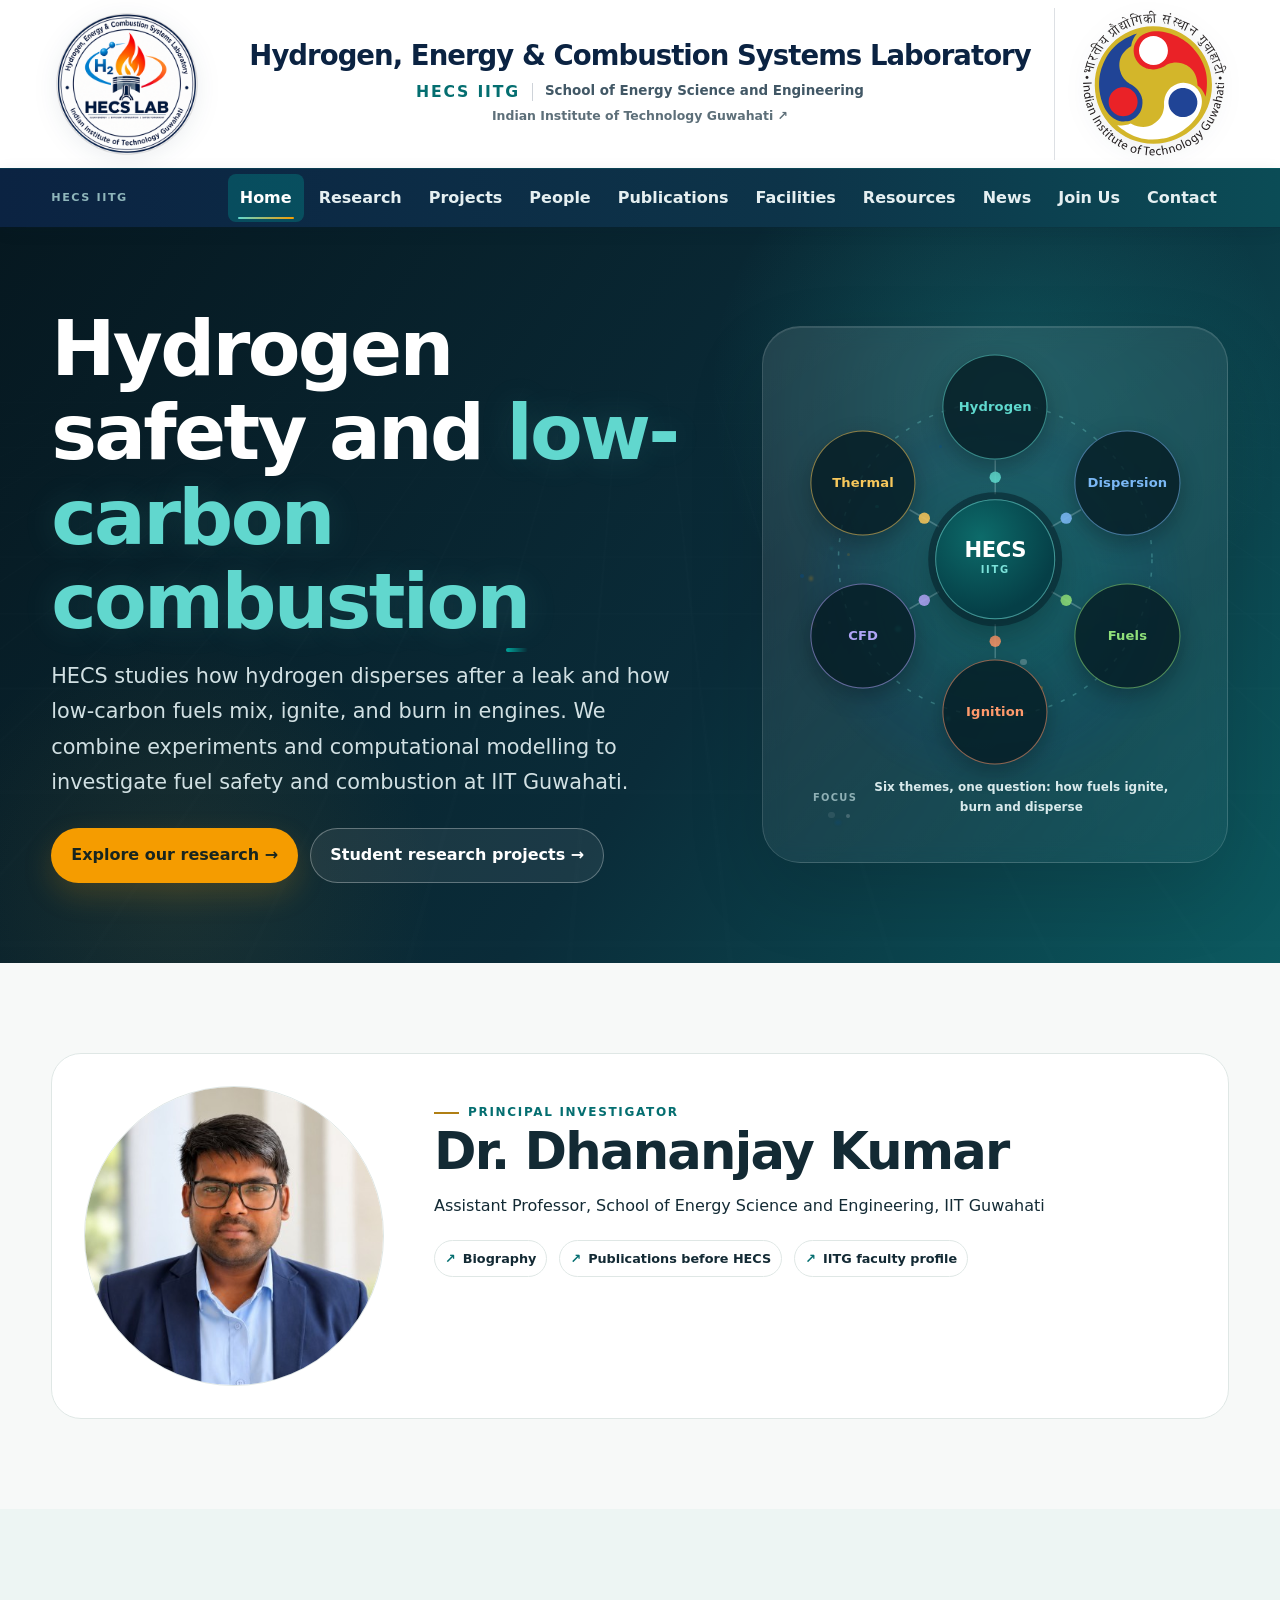
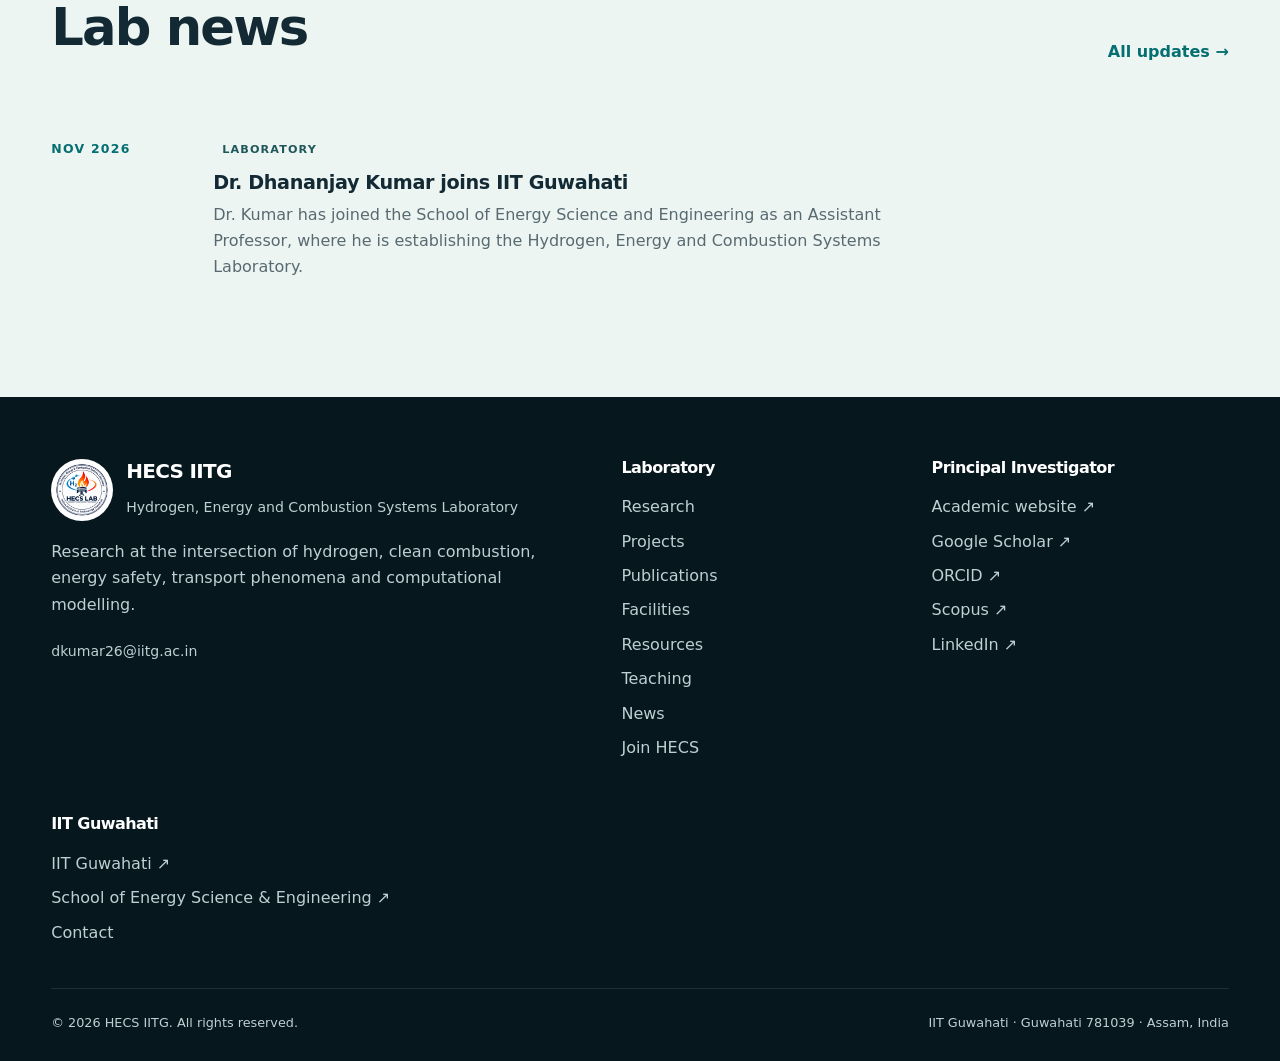
<file: index.html>
<!doctype html><html lang="en"><head>
<meta charset="utf-8">
<meta name="viewport" content="width=device-width,initial-scale=1">
<meta name="theme-color" content="#071c25">
<meta name="description" content="HECS IITG — Hydrogen, Energy and Combustion Systems Laboratory at the School of Energy Science and Engineering, IIT Guwahati. Hydrogen combustion and safety, sustainable fuels, CFD and thermal systems.">
<title>Home | HECS IITG</title>
<link rel="canonical" href="https://hecs-iitg.github.io/">
<meta property="og:url" content="https://hecs-iitg.github.io/">
<meta property="og:site_name" content="HECS IITG">
<meta property="og:title" content="Home | HECS IITG">
<meta property="og:description" content="HECS IITG — Hydrogen, Energy and Combustion Systems Laboratory at the School of Energy Science and Engineering, IIT Guwahati. Hydrogen combustion and safety, sustainable fuels, CFD and thermal systems.">
<meta property="og:type" content="website">
<meta property="og:image" content="https://hecs-iitg.github.io/hecs-iitg-social-preview-1200x630.png">
<meta property="og:image:width" content="1200">
<meta property="og:image:height" content="630">
<meta property="og:image:alt" content="HECS IITG — Hydrogen, Energy and Combustion Systems Laboratory, IIT Guwahati">
<meta name="twitter:card" content="summary_large_image">
<meta name="twitter:title" content="Home | HECS IITG">
<meta name="twitter:description" content="HECS IITG — Hydrogen, Energy and Combustion Systems Laboratory at the School of Energy Science and Engineering, IIT Guwahati. Hydrogen combustion and safety, sustainable fuels, CFD and thermal systems.">
<meta name="twitter:image" content="https://hecs-iitg.github.io/hecs-iitg-social-preview-1200x630.png">
<link rel="icon" href="favicon.ico" sizes="any">
<link rel="icon" href="favicon-32x32.png" sizes="32x32" type="image/png">
<link rel="apple-touch-icon" href="apple-touch-icon.png">
<link rel="manifest" href="site.webmanifest">
<link rel="stylesheet" href="style.css?v=c9145a5c17">
<script type="application/ld+json">
{"@context":"https://schema.org","@graph":[
{"@type":"ResearchOrganization","@id":"https://hecs-iitg.github.io/#lab",
 "name":"Hydrogen, Energy and Combustion Systems Laboratory",
 "alternateName":"HECS IITG","url":"https://hecs-iitg.github.io/",
 "logo":"https://hecs-iitg.github.io/hecs-logo-880.png",
 "image":"https://hecs-iitg.github.io/hecs-iitg-social-preview-1200x630.png",
 "slogan":"Clean energy | Efficient combustion | Safer tomorrow",
 "email":"dkumar26@iitg.ac.in",
 "description":"Research laboratory at the School of Energy Science and Engineering, IIT Guwahati, working on hydrogen combustion and safety, sustainable fuels, computational reactive flows and thermal systems.",
 "parentOrganization":{"@type":"CollegeOrUniversity","name":"Indian Institute of Technology Guwahati","url":"https://www.iitg.ac.in/"},
 "address":{"@type":"PostalAddress","addressLocality":"Guwahati","postalCode":"781039","addressRegion":"Assam","addressCountry":"IN"},
 "founder":{"@id":"https://hecs-iitg.github.io/people#pi"},
 "knowsAbout":["Hydrogen combustion","Hydrogen safety","Leak dispersion modelling","Sustainable fuels","Ammonia combustion","Spray and ignition physics","Internal combustion engines","Computational fluid dynamics","Battery thermal runaway"]},
{"@type":"Person","@id":"https://hecs-iitg.github.io/people#pi",
 "name":"Dhananjay Kumar","honorificPrefix":"Dr.",
 "jobTitle":"Assistant Professor",
 "email":"dkumar26@iitg.ac.in",
 "url":"https://dhkrnl.github.io/",
 "image":"https://hecs-iitg.github.io/pi-dhananjay-kumar-ccf7d795.jpg",
 "affiliation":{"@type":"CollegeOrUniversity","name":"Indian Institute of Technology Guwahati"},
 "alumniOf":[{"@type":"CollegeOrUniversity","name":"Indian Institute of Technology Kanpur"},
             {"@type":"CollegeOrUniversity","name":"University of Wisconsin-Madison"}],
 "identifier":"https://orcid.org/0000-0003-1167-9672",
 "sameAs":["https://orcid.org/0000-0003-1167-9672",
           "https://scholar.google.com/citations?user=kYDGsMAAAAAJ",
           "https://www.scopus.com/authid/detail.uri?authorId=57218117181",
           "https://www.linkedin.com/in/dhkrnl",
           "https://www.researchgate.net/profile/Dhananjay-Kumar-10"]}
]}
</script>
</head><body><a class="skip-link" href="#main">Skip to content</a>
<header class="site-header">
<div class="lab-masthead">
<div class="container lab-masthead-inner">
<a class="lab-emblem-link" href="/" aria-label="HECS IITG home">
<img class="lab-emblem" src="hecs-logo-seal-20260908.png" alt="" width="320" height="320">
</a>
<div class="lab-identity">
<div class="lab-title">Hydrogen, Energy &amp; Combustion Systems Laboratory</div>
<div class="lab-meta-line">
<strong class="lab-acronym">HECS IITG</strong>
<span class="lab-divider" aria-hidden="true"></span>
<span class="lab-school">School of Energy Science and Engineering</span>
</div>
<a class="lab-institute" href="https://www.iitg.ac.in/" target="_blank" rel="noreferrer">Indian Institute of Technology Guwahati &#8599;</a>
</div>
<a class="iitg-brand-link" href="https://www.iitg.ac.in/" target="_blank" rel="noreferrer" aria-label="Indian Institute of Technology Guwahati website">
<img class="iitg-brand" src="logo_IITG/IIT_Guwahati_idFJ5xOu5H_1.svg" alt="Indian Institute of Technology Guwahati" width="152" height="152">
</a>
</div>
</div>
<div class="lab-navrow">
<div class="container lab-nav-inner">
<span class="nav-tag">HECS IITG</span>
<nav class="nav-links" aria-label="Primary navigation"><a href="/" class="active">Home</a><a href="research">Research</a><a href="projects">Projects</a><a href="people">People</a><a href="publications">Publications</a><a href="facilities">Facilities</a><a href="resources">Resources</a><a href="news">News</a><a href="opportunities">Join Us</a><a href="contact">Contact</a></nav>
<button class="menu-toggle" aria-label="Toggle navigation" aria-expanded="false">Menu</button>
</div>
</div>
</header><main id="main"><section class="hero"><div class="container hero-grid"><div><h1>Hydrogen safety and <em>low-carbon combustion</em></h1><p class="lead">HECS studies how hydrogen disperses after a leak and how low-carbon fuels mix, ignite, and burn in engines. We combine experiments and computational modelling to investigate fuel safety and combustion at IIT Guwahati.</p><div class="hero-actions"><a class="btn btn-primary" href="research">Explore our research →</a><a class="btn btn-secondary" href="opportunities">Student research projects →</a></div></div><div class="hero-logo-panel rmap-panel" aria-labelledby="rmap-heading"><div class="hero-particles" aria-hidden="true"></div><h2 id="rmap-heading" class="visually-hidden">Research themes</h2><div class="rmap"><svg class="rmap-lines" viewBox="0 0 400 400" aria-hidden="true" focusable="false"><circle class="rmap-ring" cx="200" cy="200" r="152"/><g class="rmap-spokes"><line x1="200.0" y1="137.0" x2="200.0" y2="104.0"/><circle class="rmap-dot" cx="200.0" cy="120.5" r="5.5" fill="#5FD9CE"/><line x1="254.6" y1="168.5" x2="283.1" y2="152.0"/><circle class="rmap-dot" cx="268.8" cy="160.2" r="5.5" fill="#7BB8F5"/><line x1="254.6" y1="231.5" x2="283.1" y2="248.0"/><circle class="rmap-dot" cx="268.8" cy="239.8" r="5.5" fill="#8FE07A"/><line x1="200.0" y1="263.0" x2="200.0" y2="296.0"/><circle class="rmap-dot" cx="200.0" cy="279.5" r="5.5" fill="#FF9A6C"/><line x1="145.4" y1="231.5" x2="116.9" y2="248.0"/><circle class="rmap-dot" cx="131.2" cy="239.8" r="5.5" fill="#B0A5F7"/><line x1="145.4" y1="168.5" x2="116.9" y2="152.0"/><circle class="rmap-dot" cx="131.2" cy="160.2" r="5.5" fill="#F7C85C"/></g></svg><span class="rmap-core" aria-hidden="true"><b>HECS</b><i>IITG</i></span><a class="rmap-node" href="research#hydrogen" style="--a:#5FD9CE;--x:50.00%;--y:13.00%" data-focus="Ignition, flame propagation and hydrogen-fuelled power systems"><span>Hydrogen</span></a><a class="rmap-node" href="research#leaks" style="--a:#7BB8F5;--x:82.04%;--y:31.50%" data-focus="Leak jets, buoyant plumes, flammable envelope and detection"><span>Dispersion</span></a><a class="rmap-node" href="research#fuels" style="--a:#8FE07A;--x:82.04%;--y:68.50%" data-focus="Ammonia, methanol and DME — stability, efficiency, emissions"><span>Fuels</span></a><a class="rmap-node" href="research#sprays" style="--a:#FF9A6C;--x:50.00%;--y:87.00%" data-focus="Sprays, spark and laser ignition, flame-kernel growth"><span>Ignition</span></a><a class="rmap-node" href="research#cfd" style="--a:#B0A5F7;--x:17.96%;--y:68.50%" data-focus="Reacting flows, species transport, multiphase and CHT"><span>CFD</span></a><a class="rmap-node" href="research#thermal" style="--a:#F7C85C;--x:17.96%;--y:31.50%" data-focus="Battery thermal runaway, vent gases and hybrid systems"><span>Thermal</span></a></div><p class="hero-focus" aria-live="polite"><span>Focus</span><strong class="hero-focus-text">Six themes, one question: how fuels ignite, burn and disperse</strong></p></div></div></section>
<section class="section" id="lab"><div class="container"><div class="pi-card fade"><div class="pi-photo"><img src="pi-dhananjay-kumar-ccf7d795.jpg" alt="Portrait of Dr. Dhananjay Kumar" width="400" height="400" decoding="async"></div><div class="pi-copy"><span class="eyebrow">Principal investigator</span><h2>Dr. Dhananjay Kumar</h2><p>Assistant Professor, School of Energy Science and Engineering, IIT Guwahati</p><div class="profile-links"><a class="badge" href="people#pi">Biography</a><a class="badge" href="publications">Publications before HECS</a><a class="badge" href="https://fac.iitg.ac.in/dkumar26/about/">IITG faculty profile</a></div></div></div></div></section>
<section class="section section-soft"><div class="container">
<div class="section-head"><div><h2>Lab news</h2></div><a class="role" href="news">All updates &rarr;</a></div>
<div class="news-list">
<article class="news-item"><div class="news-date">Nov 2026</div><div><span class="news-tag">Laboratory</span><h3>Dr. Dhananjay Kumar joins IIT Guwahati</h3><p>Dr. Kumar has joined the School of Energy Science and Engineering as an Assistant Professor, where he is establishing the Hydrogen, Energy and Combustion Systems Laboratory.</p></div></article>



</div>
</div></section>
</main><footer>
<div class="container">
<div class="footer-grid">
<div>
<div class="footer-logo footer-brand">
<img src="hecs-logo-seal-20260908.png" alt="" width="128" height="128">
<div><h3>HECS IITG</h3><div class="small">Hydrogen, Energy and Combustion Systems Laboratory</div></div>
</div>
<p>Research at the intersection of hydrogen, clean combustion, energy safety, transport phenomena and computational modelling.</p>
<p class="small"><a href="mailto:dkumar26@iitg.ac.in">dkumar26@iitg.ac.in</a></p>
</div>
<div>
<h4>Laboratory</h4>
<a href="research">Research</a>
<a href="projects">Projects</a>
<a href="publications">Publications</a>
<a href="facilities">Facilities</a>
<a href="resources">Resources</a>
<a href="teaching">Teaching</a>
<a href="news">News</a>
<a href="opportunities">Join HECS</a>
</div>
<div>
<h4>Principal Investigator</h4>
<a href="https://dhkrnl.github.io/" target="_blank" rel="noreferrer">Academic website &#8599;</a>
<a href="https://scholar.google.com/citations?user=kYDGsMAAAAAJ" target="_blank" rel="noreferrer">Google Scholar &#8599;</a>
<a href="https://orcid.org/0000-0003-1167-9672" target="_blank" rel="noreferrer">ORCID &#8599;</a>
<a href="https://www.scopus.com/authid/detail.uri?authorId=57218117181" target="_blank" rel="noreferrer">Scopus &#8599;</a>
<a href="https://www.linkedin.com/in/dhkrnl" target="_blank" rel="noreferrer">LinkedIn &#8599;</a>
</div>
<div>
<h4>IIT Guwahati</h4>
<a href="https://www.iitg.ac.in/" target="_blank" rel="noreferrer">IIT Guwahati &#8599;</a>
<a href="https://www.iitg.ac.in/ceer/" target="_blank" rel="noreferrer">School of Energy Science &amp; Engineering &#8599;</a>
<a href="contact">Contact</a>
</div>
</div>
<div class="footer-bottom">
<span>&copy; <span data-year>2026</span> HECS IITG. All rights reserved.</span>
<span>IIT Guwahati &middot; Guwahati 781039 &middot; Assam, India</span>
</div>
</div>
</footer><script src="main.js?v=13bdd64af9" defer></script></body></html>
</file>
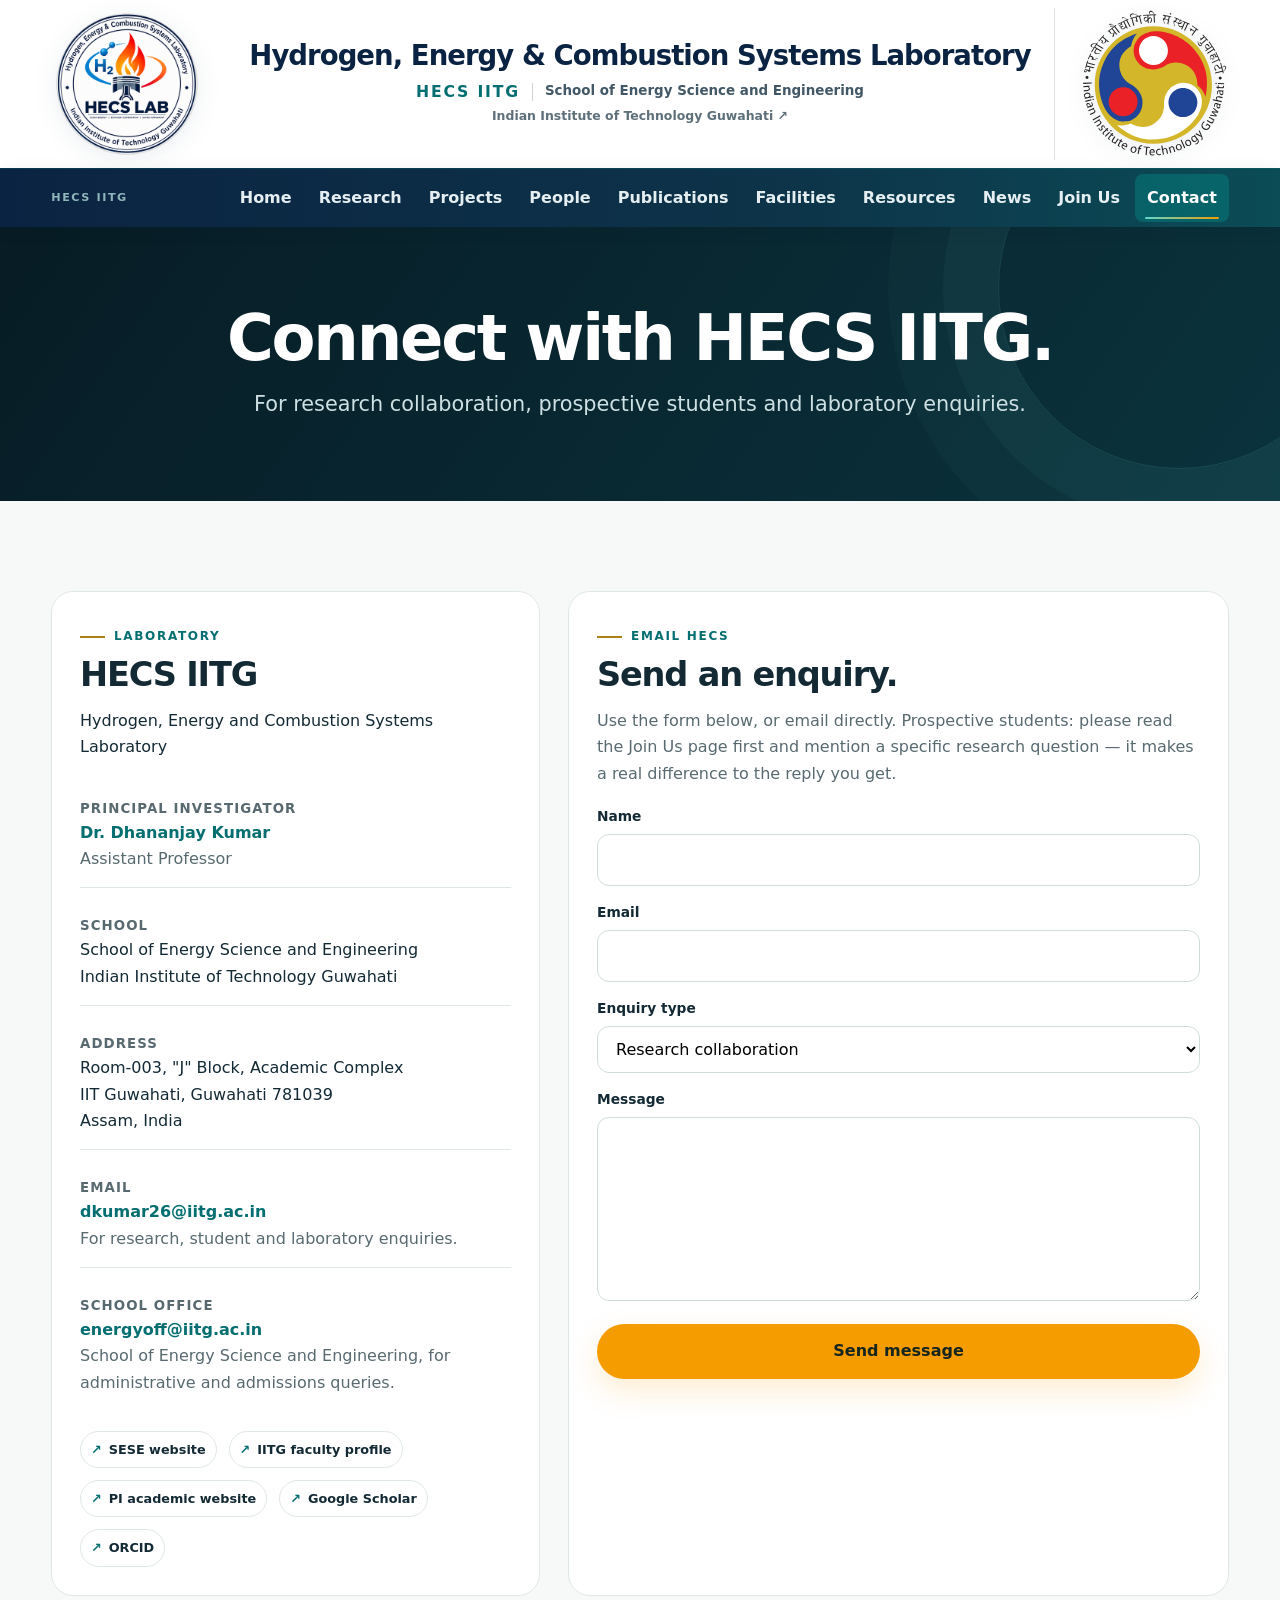
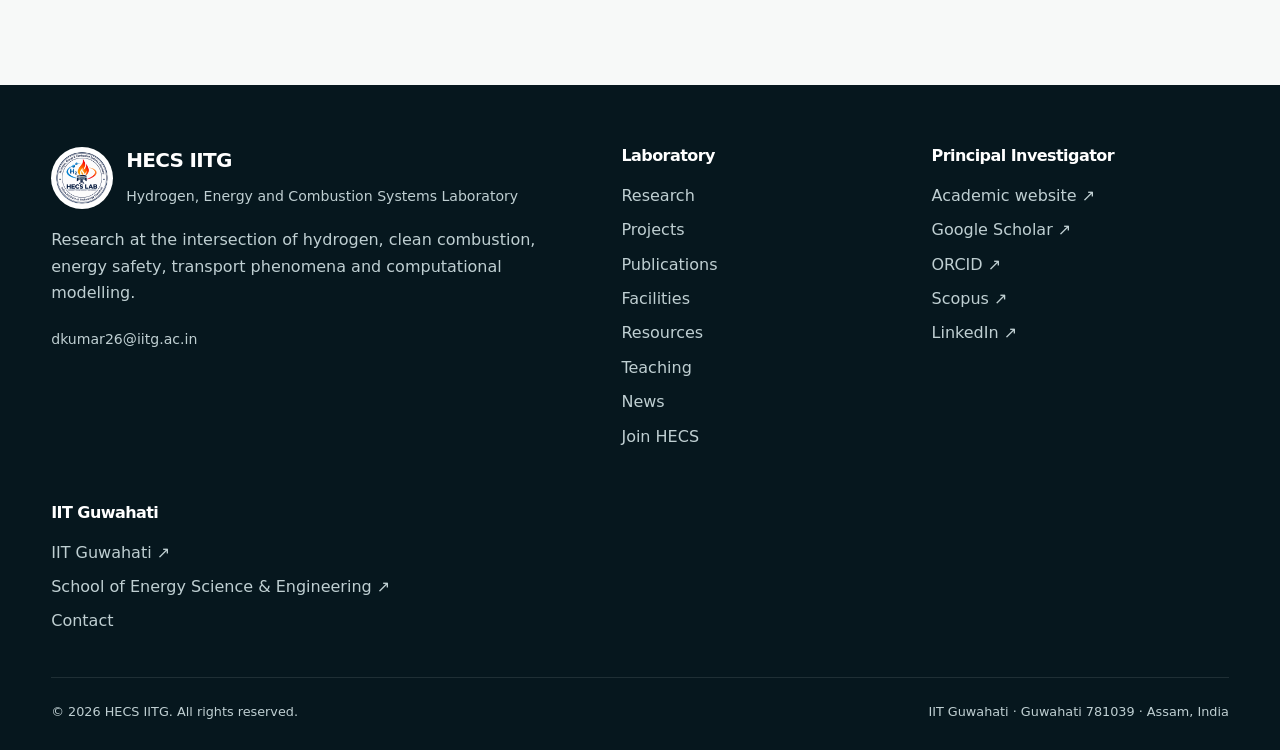
<file: contact.html>
<!doctype html><html lang="en"><head>
<meta charset="utf-8">
<meta name="viewport" content="width=device-width,initial-scale=1">
<meta name="theme-color" content="#071c25">
<meta name="description" content="Contact HECS IITG at the School of Energy Science and Engineering, IIT Guwahati.">
<title>Contact | HECS IITG</title>
<link rel="canonical" href="https://hecs-iitg.github.io/contact">
<meta property="og:url" content="https://hecs-iitg.github.io/contact">
<meta property="og:site_name" content="HECS IITG">
<meta property="og:title" content="Contact | HECS IITG">
<meta property="og:description" content="Contact HECS IITG at the School of Energy Science and Engineering, IIT Guwahati.">
<meta property="og:type" content="website">
<meta property="og:image" content="https://hecs-iitg.github.io/hecs-iitg-social-preview-1200x630.png">
<meta property="og:image:width" content="1200">
<meta property="og:image:height" content="630">
<meta property="og:image:alt" content="HECS IITG — Hydrogen, Energy and Combustion Systems Laboratory, IIT Guwahati">
<meta name="twitter:card" content="summary_large_image">
<meta name="twitter:title" content="Contact | HECS IITG">
<meta name="twitter:description" content="Contact HECS IITG at the School of Energy Science and Engineering, IIT Guwahati.">
<meta name="twitter:image" content="https://hecs-iitg.github.io/hecs-iitg-social-preview-1200x630.png">
<link rel="icon" href="favicon.ico" sizes="any">
<link rel="icon" href="favicon-32x32.png" sizes="32x32" type="image/png">
<link rel="apple-touch-icon" href="apple-touch-icon.png">
<link rel="manifest" href="site.webmanifest">
<link rel="stylesheet" href="style.css?v=86090241f0">
</head><body><a class="skip-link" href="#main">Skip to content</a>
<header class="site-header">
<div class="lab-masthead">
<div class="container lab-masthead-inner">
<a class="lab-emblem-link" href="/" aria-label="HECS IITG home">
<img class="lab-emblem" src="hecs-logo-seal-20260908.png" alt="" width="320" height="320">
</a>
<div class="lab-identity">
<div class="lab-title">Hydrogen, Energy &amp; Combustion Systems Laboratory</div>
<div class="lab-meta-line">
<strong class="lab-acronym">HECS IITG</strong>
<span class="lab-divider" aria-hidden="true"></span>
<span class="lab-school">School of Energy Science and Engineering</span>
</div>
<a class="lab-institute" href="https://www.iitg.ac.in/" target="_blank" rel="noreferrer">Indian Institute of Technology Guwahati &#8599;</a>
</div>
<a class="iitg-brand-link" href="https://www.iitg.ac.in/" target="_blank" rel="noreferrer" aria-label="Indian Institute of Technology Guwahati website">
<img class="iitg-brand" src="logo_IITG/IIT_Guwahati_idFJ5xOu5H_1.svg" alt="Indian Institute of Technology Guwahati" width="152" height="152">
</a>
</div>
</div>
<div class="lab-navrow">
<div class="container lab-nav-inner">
<span class="nav-tag">HECS IITG</span>
<nav class="nav-links" aria-label="Primary navigation"><a href="/">Home</a><a href="research">Research</a><a href="projects">Projects</a><a href="people">People</a><a href="publications">Publications</a><a href="facilities">Facilities</a><a href="resources">Resources</a><a href="news">News</a><a href="opportunities">Join Us</a><a href="contact" class="active">Contact</a></nav>
<button class="menu-toggle" aria-label="Toggle navigation" aria-expanded="false">Menu</button>
</div>
</div>
</header><section class="page-hero"><div class="container"><h1>Connect with HECS IITG.</h1><p class="lead">For research collaboration, prospective students and laboratory enquiries.</p></div></section><main id="main"><section class="section"><div class="container"><div class="contact-grid"><div class="contact-card"><span class="eyebrow">Laboratory</span><h2 style="font-size:2.1rem;margin-top:10px">HECS IITG</h2><p>Hydrogen, Energy and Combustion Systems Laboratory</p><div class="contact-list"><div class="contact-row"><small>Principal Investigator</small><strong><a href="https://fac.iitg.ac.in/dkumar26/about/">Dr. Dhananjay Kumar</a></strong><br><span class="muted">Assistant Professor</span></div><div class="contact-row"><small>School</small><span>School of Energy Science and Engineering<br>Indian Institute of Technology Guwahati</span></div><div class="contact-row"><small>Address</small><span>Room-003, "J" Block, Academic Complex<br>IIT Guwahati, Guwahati 781039<br>Assam, India</span></div><div class="contact-row"><small>Email</small><strong><a href="mailto:dkumar26@iitg.ac.in">dkumar26@iitg.ac.in</a></strong><br><span class="muted">For research, student and laboratory enquiries.</span></div><div class="contact-row"><small>School office</small><span><a href="mailto:energyoff@iitg.ac.in">energyoff@iitg.ac.in</a><br><span class="muted">School of Energy Science and Engineering, for administrative and admissions queries.</span></span></div></div><div class="profile-links"><a class="badge" href="https://www.iitg.ac.in/ceer/" target="_blank" rel="noreferrer">SESE website</a><a class="badge" href="https://fac.iitg.ac.in/dkumar26/about/">IITG faculty profile</a><a class="badge" href="https://dhkrnl.github.io/" target="_blank" rel="noreferrer">PI academic website</a><a class="badge" href="https://scholar.google.com/citations?user=kYDGsMAAAAAJ" target="_blank" rel="noreferrer">Google Scholar</a><a class="badge" href="https://orcid.org/0000-0003-1167-9672" target="_blank" rel="noreferrer">ORCID</a></div></div><div class="contact-card"><span class="eyebrow">Email HECS</span><h2 style="font-size:2.1rem;margin-top:10px">Send an enquiry.</h2><p class="muted">Use the form below, or email directly. Prospective students: please read the <a href="opportunities">Join Us</a> page first and mention a specific research question &mdash; it makes a real difference to the reply you get.</p><form class="form" id="contact-form" action="https://api.web3forms.com/submit" method="POST">
<input type="hidden" name="access_key" value="901bd330-999c-47d0-984b-c91ab7b7e0e7">
<input type="hidden" name="subject" value="HECS IITG website enquiry">
<input type="hidden" name="from_name" value="HECS IITG website">
<input type="hidden" name="redirect" value="https://hecs-iitg.github.io/contact?sent=1"><input type="checkbox" name="botcheck" tabindex="-1" autocomplete="off" aria-hidden="true" style="display:none"><div class="field"><label for="name">Name</label><input id="name" name="name" autocomplete="name" required></div><div class="field"><label for="email">Email</label><input id="email" name="email" type="email" autocomplete="email" required></div><div class="field"><label for="topic">Enquiry type</label><select id="topic" name="topic"><option>Research collaboration</option><option>Prospective PhD / M.Tech / MS(R)</option><option>Undergraduate project</option><option>Industry / consultancy</option><option>Other</option></select></div><div class="field"><label for="message">Message</label><textarea id="message" name="message" rows="6" required></textarea></div><button class="btn btn-primary" type="submit">Send message</button><div id="form-note" class="notice" hidden></div></form></div></div></div></section></main><footer>
<div class="container">
<div class="footer-grid">
<div>
<div class="footer-logo footer-brand">
<img src="hecs-logo-seal-20260908.png" alt="" width="128" height="128">
<div><h3>HECS IITG</h3><div class="small">Hydrogen, Energy and Combustion Systems Laboratory</div></div>
</div>
<p>Research at the intersection of hydrogen, clean combustion, energy safety, transport phenomena and computational modelling.</p>
<p class="small"><a href="mailto:dkumar26@iitg.ac.in">dkumar26@iitg.ac.in</a></p>
</div>
<div>
<h4>Laboratory</h4>
<a href="research">Research</a>
<a href="projects">Projects</a>
<a href="publications">Publications</a>
<a href="facilities">Facilities</a>
<a href="resources">Resources</a>
<a href="teaching">Teaching</a>
<a href="news">News</a>
<a href="opportunities">Join HECS</a>
</div>
<div>
<h4>Principal Investigator</h4>
<a href="https://dhkrnl.github.io/" target="_blank" rel="noreferrer">Academic website &#8599;</a>
<a href="https://scholar.google.com/citations?user=kYDGsMAAAAAJ" target="_blank" rel="noreferrer">Google Scholar &#8599;</a>
<a href="https://orcid.org/0000-0003-1167-9672" target="_blank" rel="noreferrer">ORCID &#8599;</a>
<a href="https://www.scopus.com/authid/detail.uri?authorId=57218117181" target="_blank" rel="noreferrer">Scopus &#8599;</a>
<a href="https://www.linkedin.com/in/dhkrnl" target="_blank" rel="noreferrer">LinkedIn &#8599;</a>
</div>
<div>
<h4>IIT Guwahati</h4>
<a href="https://www.iitg.ac.in/" target="_blank" rel="noreferrer">IIT Guwahati &#8599;</a>
<a href="https://www.iitg.ac.in/ceer/" target="_blank" rel="noreferrer">School of Energy Science &amp; Engineering &#8599;</a>
<a href="contact">Contact</a>
</div>
</div>
<div class="footer-bottom">
<span>&copy; <span data-year>2026</span> HECS IITG. All rights reserved.</span>
<span>IIT Guwahati &middot; Guwahati 781039 &middot; Assam, India</span>
</div>
</div>
</footer><script src="main.js?v=13bdd64af9" defer></script></body></html>
</file>
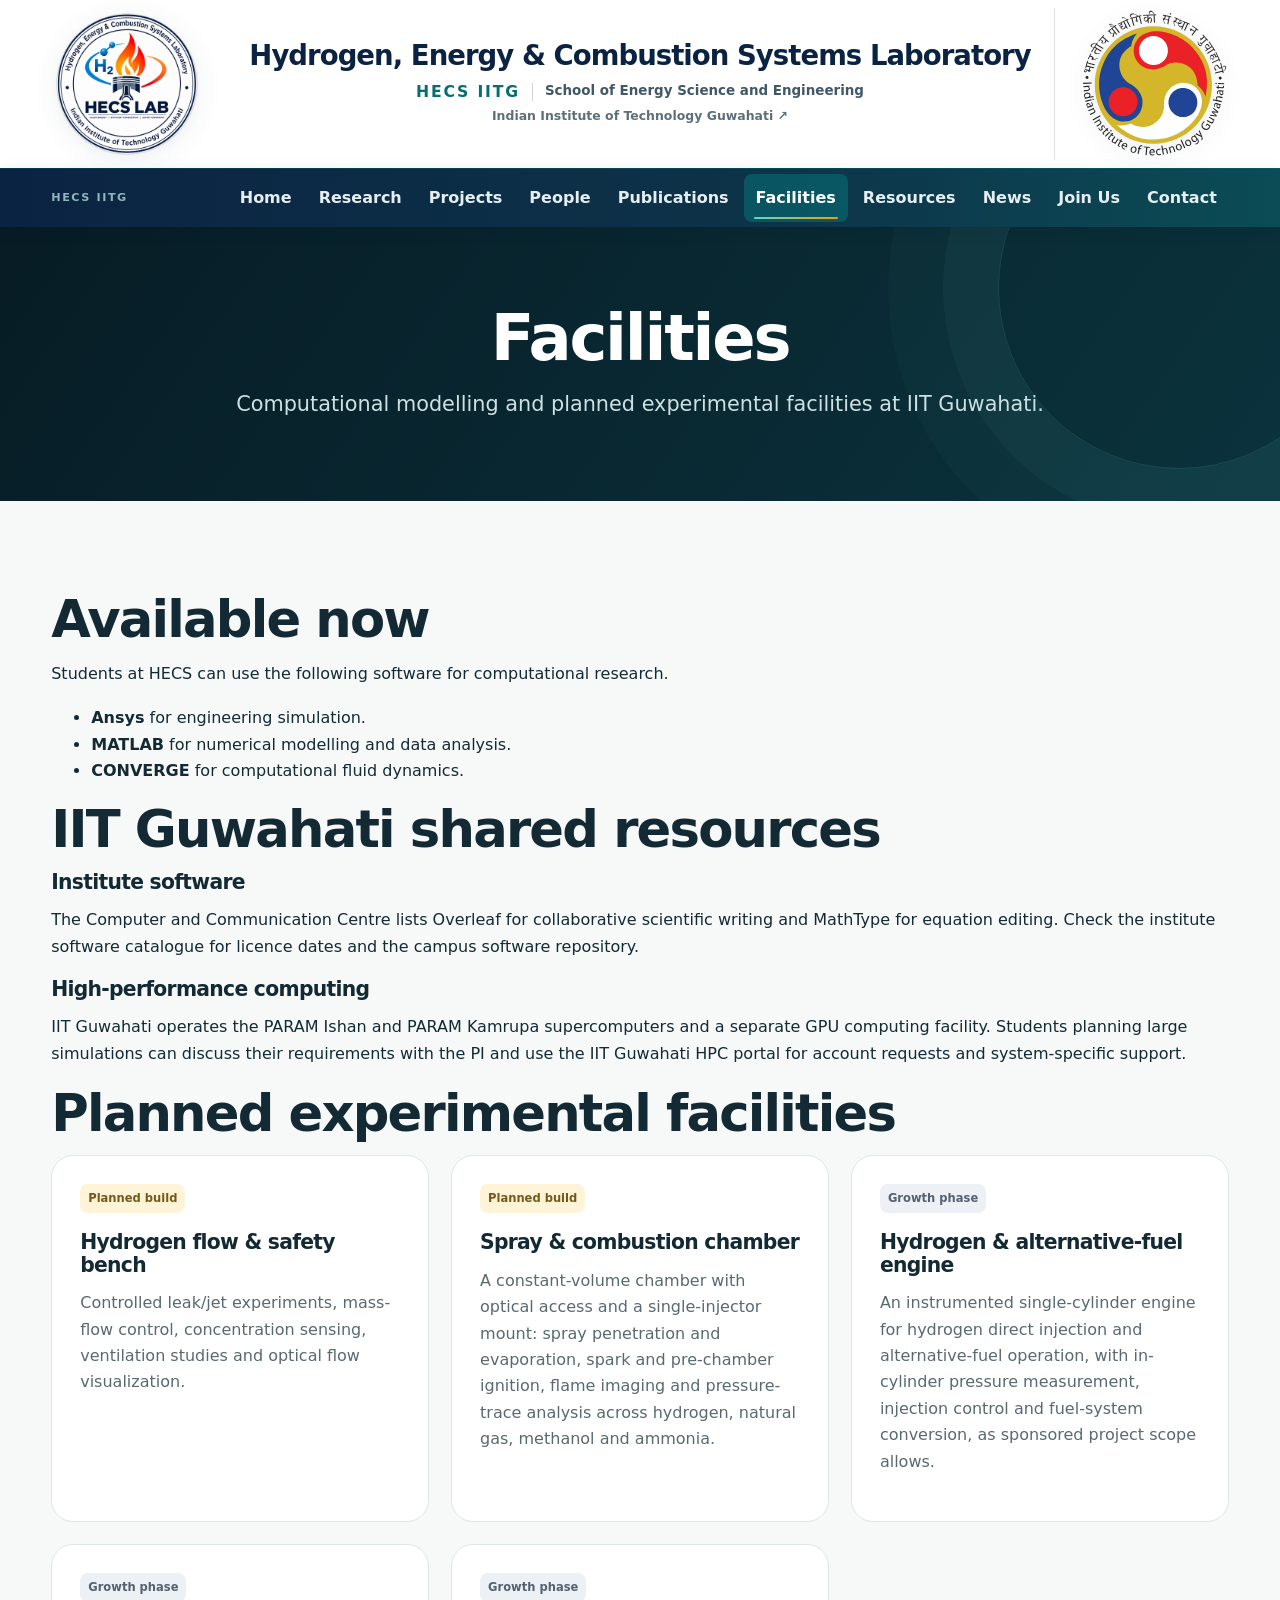
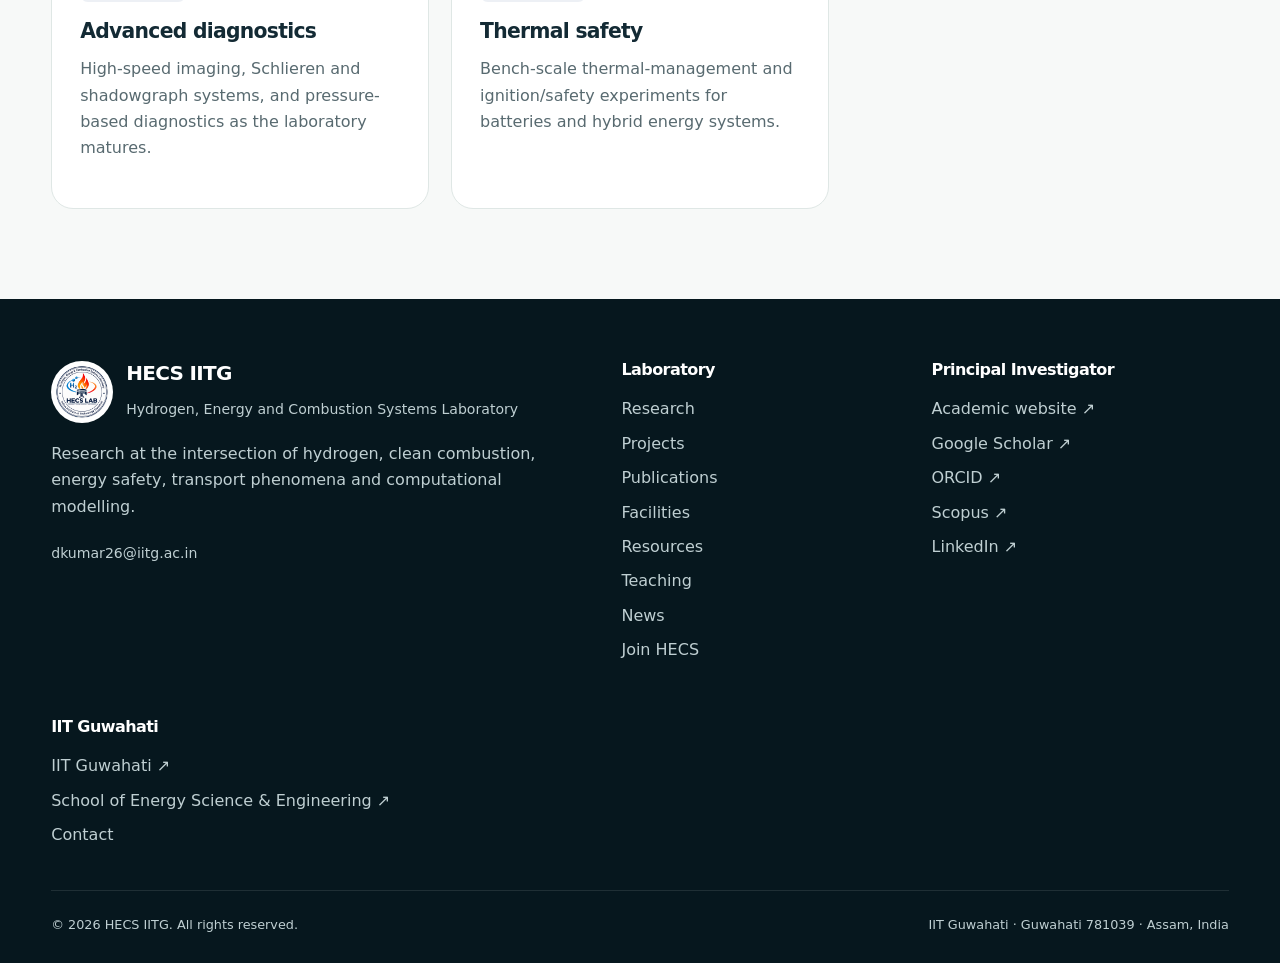
<file: facilities.html>
<!doctype html><html lang="en"><head>
<meta charset="utf-8">
<meta name="viewport" content="width=device-width,initial-scale=1">
<meta name="theme-color" content="#071c25">
<meta name="description" content="Computational capability and the planned experimental roadmap for HECS IITG: a spray and combustion chamber for hydrogen, natural gas, methanol and ammonia, then a hydrogen direct-injection engine.">
<title>Facilities | HECS IITG</title>
<link rel="canonical" href="https://hecs-iitg.github.io/facilities">
<meta property="og:url" content="https://hecs-iitg.github.io/facilities">
<meta property="og:site_name" content="HECS IITG">
<meta property="og:title" content="Facilities | HECS IITG">
<meta property="og:description" content="Computational capability and the planned experimental roadmap for HECS IITG: a spray and combustion chamber for hydrogen, natural gas, methanol and ammonia, then a hydrogen direct-injection engine.">
<meta property="og:type" content="website">
<meta property="og:image" content="https://hecs-iitg.github.io/hecs-iitg-social-preview-1200x630.png">
<meta property="og:image:width" content="1200">
<meta property="og:image:height" content="630">
<meta property="og:image:alt" content="HECS IITG — Hydrogen, Energy and Combustion Systems Laboratory, IIT Guwahati">
<meta name="twitter:card" content="summary_large_image">
<meta name="twitter:title" content="Facilities | HECS IITG">
<meta name="twitter:description" content="Computational capability and the planned experimental roadmap for HECS IITG: a spray and combustion chamber for hydrogen, natural gas, methanol and ammonia, then a hydrogen direct-injection engine.">
<meta name="twitter:image" content="https://hecs-iitg.github.io/hecs-iitg-social-preview-1200x630.png">
<link rel="icon" href="favicon.ico" sizes="any">
<link rel="icon" href="favicon-32x32.png" sizes="32x32" type="image/png">
<link rel="apple-touch-icon" href="apple-touch-icon.png">
<link rel="manifest" href="site.webmanifest">
<link rel="stylesheet" href="style.css?v=86090241f0">
</head><body><a class="skip-link" href="#main">Skip to content</a>
<header class="site-header">
<div class="lab-masthead">
<div class="container lab-masthead-inner">
<a class="lab-emblem-link" href="/" aria-label="HECS IITG home">
<img class="lab-emblem" src="hecs-logo-seal-20260908.png" alt="" width="320" height="320">
</a>
<div class="lab-identity">
<div class="lab-title">Hydrogen, Energy &amp; Combustion Systems Laboratory</div>
<div class="lab-meta-line">
<strong class="lab-acronym">HECS IITG</strong>
<span class="lab-divider" aria-hidden="true"></span>
<span class="lab-school">School of Energy Science and Engineering</span>
</div>
<a class="lab-institute" href="https://www.iitg.ac.in/" target="_blank" rel="noreferrer">Indian Institute of Technology Guwahati &#8599;</a>
</div>
<a class="iitg-brand-link" href="https://www.iitg.ac.in/" target="_blank" rel="noreferrer" aria-label="Indian Institute of Technology Guwahati website">
<img class="iitg-brand" src="logo_IITG/IIT_Guwahati_idFJ5xOu5H_1.svg" alt="Indian Institute of Technology Guwahati" width="152" height="152">
</a>
</div>
</div>
<div class="lab-navrow">
<div class="container lab-nav-inner">
<span class="nav-tag">HECS IITG</span>
<nav class="nav-links" aria-label="Primary navigation"><a href="/">Home</a><a href="research">Research</a><a href="projects">Projects</a><a href="people">People</a><a href="publications">Publications</a><a href="facilities" class="active">Facilities</a><a href="resources">Resources</a><a href="news">News</a><a href="opportunities">Join Us</a><a href="contact">Contact</a></nav>
<button class="menu-toggle" aria-label="Toggle navigation" aria-expanded="false">Menu</button>
</div>
</div>
</header><section class="page-hero"><div class="container"><h1>Facilities</h1><p class="lead">Computational modelling and planned experimental facilities at IIT Guwahati.</p></div></section><main id="main"><section class="section"><div class="container"><h2>Available now</h2><p>Students at HECS can use the following software for computational research.</p><ul><li><strong>Ansys</strong> for engineering simulation.</li><li><strong>MATLAB</strong> for numerical modelling and data analysis.</li><li><strong>CONVERGE</strong> for computational fluid dynamics.</li></ul><h2>IIT Guwahati shared resources</h2><h3>Institute software</h3><p>The Computer and Communication Centre lists Overleaf for collaborative scientific writing and MathType for equation editing. Check the <a href="https://www.iitg.ac.in/cc/softwares.php">institute software catalogue</a> for licence dates and the campus software repository.</p><h3>High-performance computing</h3><p>IIT Guwahati operates the PARAM Ishan and PARAM Kamrupa supercomputers and a separate GPU computing facility. Students planning large simulations can discuss their requirements with the PI and use the <a href="https://www.iitg.ac.in/hpc/">IIT Guwahati HPC portal</a> for account requests and system-specific support.</p><h2>Planned experimental facilities</h2><div class="grid grid-3"><div class="card"><span class="status">Planned build</span><h3 style="margin-top:18px">Hydrogen flow & safety bench</h3><p class="muted">Controlled leak/jet experiments, mass-flow control, concentration sensing, ventilation studies and optical flow visualization.</p></div><div class="card"><span class="status">Planned build</span><h3 style="margin-top:18px">Spray & combustion chamber</h3><p class="muted">A constant-volume chamber with optical access and a single-injector mount: spray penetration and evaporation, spark and pre-chamber ignition, flame imaging and pressure-trace analysis across hydrogen, natural gas, methanol and ammonia.</p></div><div class="card"><span class="status future">Growth phase</span><h3 style="margin-top:18px">Hydrogen & alternative-fuel engine</h3><p class="muted">An instrumented single-cylinder engine for hydrogen direct injection and alternative-fuel operation, with in-cylinder pressure measurement, injection control and fuel-system conversion, as sponsored project scope allows.</p></div><div class="card"><span class="status future">Growth phase</span><h3 style="margin-top:18px">Advanced diagnostics</h3><p class="muted">High-speed imaging, Schlieren and shadowgraph systems, and pressure-based diagnostics as the laboratory matures.</p></div><div class="card"><span class="status future">Growth phase</span><h3 style="margin-top:18px">Thermal safety</h3><p class="muted">Bench-scale thermal-management and ignition/safety experiments for batteries and hybrid energy systems.</p></div></div></div></section></main><footer>
<div class="container">
<div class="footer-grid">
<div>
<div class="footer-logo footer-brand">
<img src="hecs-logo-seal-20260908.png" alt="" width="128" height="128">
<div><h3>HECS IITG</h3><div class="small">Hydrogen, Energy and Combustion Systems Laboratory</div></div>
</div>
<p>Research at the intersection of hydrogen, clean combustion, energy safety, transport phenomena and computational modelling.</p>
<p class="small"><a href="mailto:dkumar26@iitg.ac.in">dkumar26@iitg.ac.in</a></p>
</div>
<div>
<h4>Laboratory</h4>
<a href="research">Research</a>
<a href="projects">Projects</a>
<a href="publications">Publications</a>
<a href="facilities">Facilities</a>
<a href="resources">Resources</a>
<a href="teaching">Teaching</a>
<a href="news">News</a>
<a href="opportunities">Join HECS</a>
</div>
<div>
<h4>Principal Investigator</h4>
<a href="https://dhkrnl.github.io/" target="_blank" rel="noreferrer">Academic website &#8599;</a>
<a href="https://scholar.google.com/citations?user=kYDGsMAAAAAJ" target="_blank" rel="noreferrer">Google Scholar &#8599;</a>
<a href="https://orcid.org/0000-0003-1167-9672" target="_blank" rel="noreferrer">ORCID &#8599;</a>
<a href="https://www.scopus.com/authid/detail.uri?authorId=57218117181" target="_blank" rel="noreferrer">Scopus &#8599;</a>
<a href="https://www.linkedin.com/in/dhkrnl" target="_blank" rel="noreferrer">LinkedIn &#8599;</a>
</div>
<div>
<h4>IIT Guwahati</h4>
<a href="https://www.iitg.ac.in/" target="_blank" rel="noreferrer">IIT Guwahati &#8599;</a>
<a href="https://www.iitg.ac.in/ceer/" target="_blank" rel="noreferrer">School of Energy Science &amp; Engineering &#8599;</a>
<a href="contact">Contact</a>
</div>
</div>
<div class="footer-bottom">
<span>&copy; <span data-year>2026</span> HECS IITG. All rights reserved.</span>
<span>IIT Guwahati &middot; Guwahati 781039 &middot; Assam, India</span>
</div>
</div>
</footer><script src="main.js?v=13bdd64af9" defer></script></body></html>
</file>
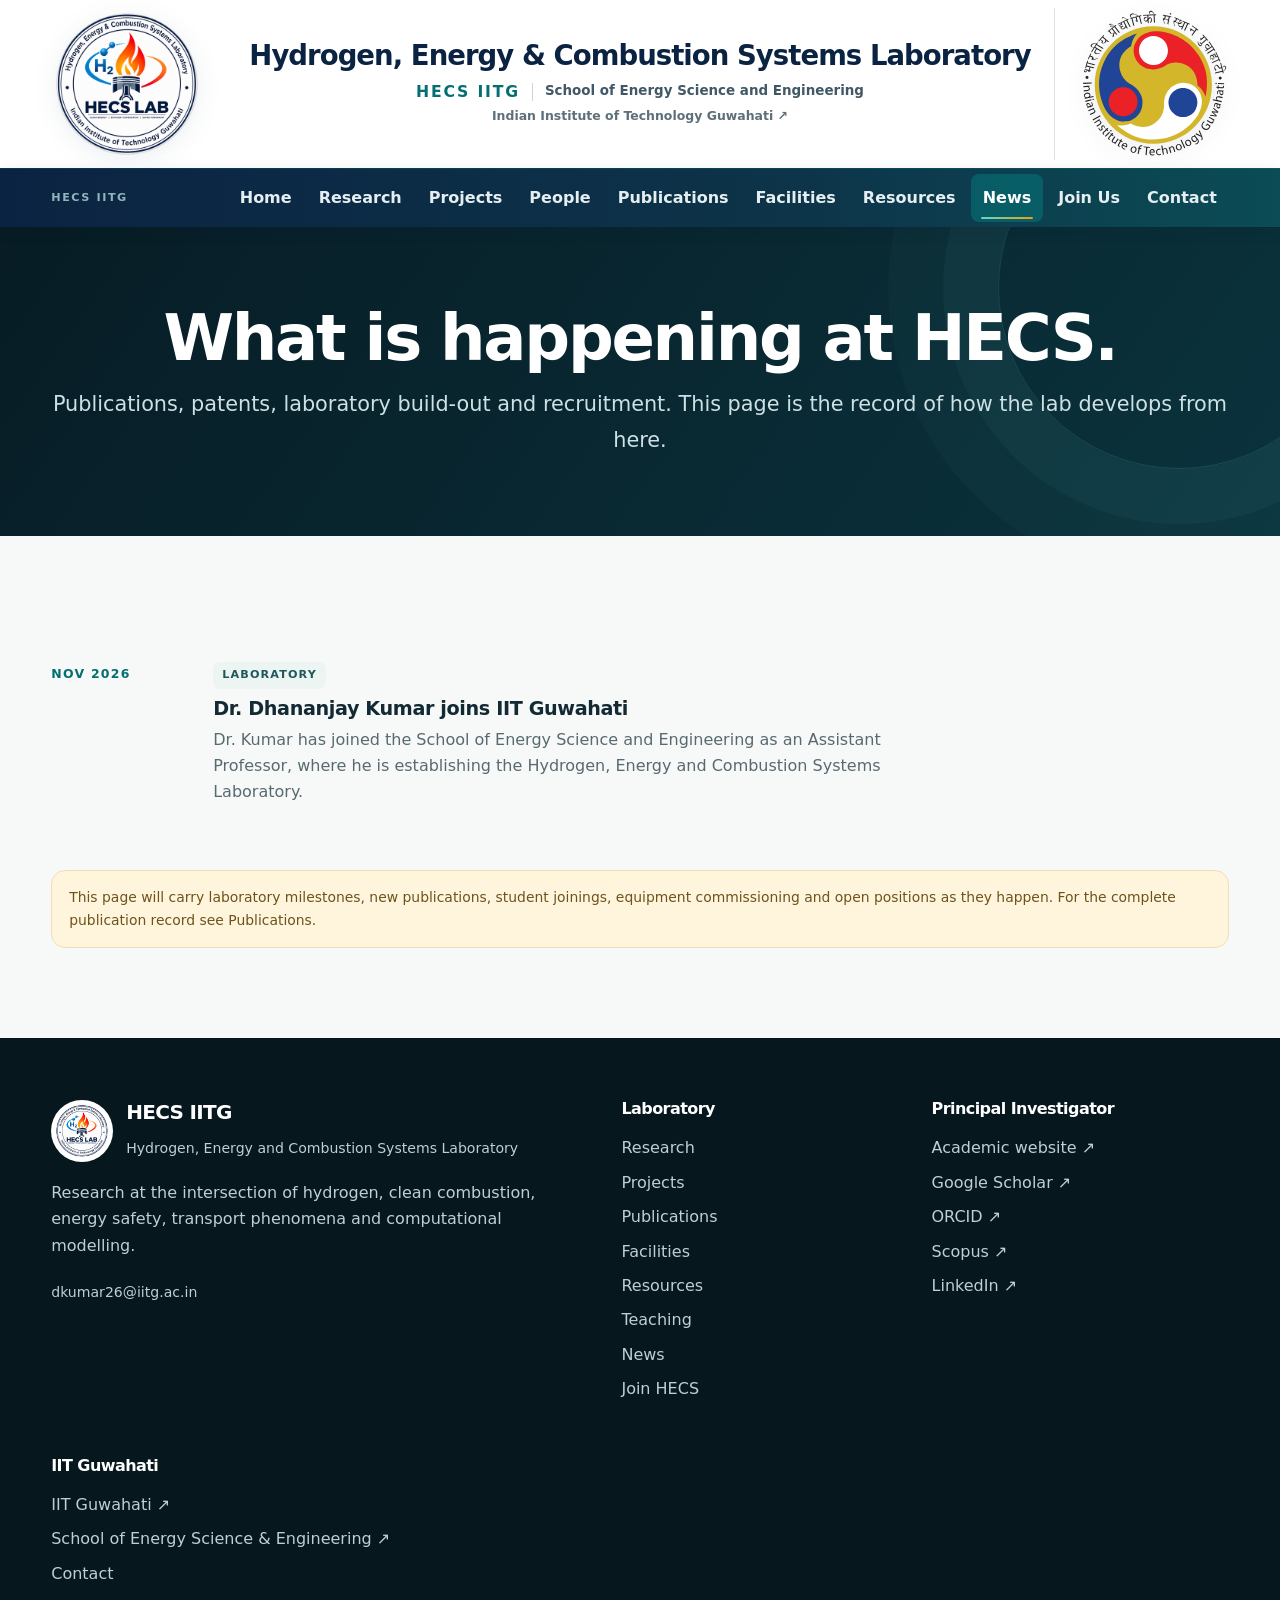
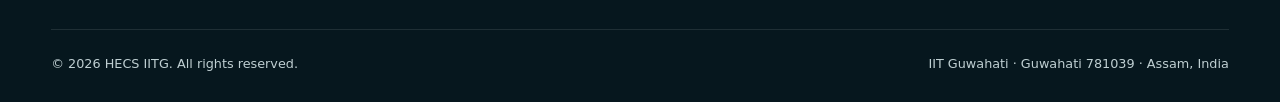
<file: news.html>
<!doctype html><html lang="en"><head>
<meta charset="utf-8">
<meta name="viewport" content="width=device-width,initial-scale=1">
<meta name="theme-color" content="#071c25">
<meta name="description" content="Updates from HECS IITG — publications, patents, laboratory build-out and recruitment.">
<title>News | HECS IITG</title>
<link rel="canonical" href="https://hecs-iitg.github.io/news">
<meta property="og:url" content="https://hecs-iitg.github.io/news">
<meta property="og:site_name" content="HECS IITG">
<meta property="og:title" content="News | HECS IITG">
<meta property="og:description" content="Updates from HECS IITG — publications, patents, laboratory build-out and recruitment.">
<meta property="og:type" content="website">
<meta property="og:image" content="https://hecs-iitg.github.io/hecs-iitg-social-preview-1200x630.png">
<meta property="og:image:width" content="1200">
<meta property="og:image:height" content="630">
<meta property="og:image:alt" content="HECS IITG — Hydrogen, Energy and Combustion Systems Laboratory, IIT Guwahati">
<meta name="twitter:card" content="summary_large_image">
<meta name="twitter:title" content="News | HECS IITG">
<meta name="twitter:description" content="Updates from HECS IITG — publications, patents, laboratory build-out and recruitment.">
<meta name="twitter:image" content="https://hecs-iitg.github.io/hecs-iitg-social-preview-1200x630.png">
<link rel="icon" href="favicon.ico" sizes="any">
<link rel="icon" href="favicon-32x32.png" sizes="32x32" type="image/png">
<link rel="apple-touch-icon" href="apple-touch-icon.png">
<link rel="manifest" href="site.webmanifest">
<link rel="stylesheet" href="style.css?v=86090241f0">
</head><body>
<a class="skip-link" href="#main">Skip to content</a>
<header class="site-header">
<div class="lab-masthead">
<div class="container lab-masthead-inner">
<a class="lab-emblem-link" href="/" aria-label="HECS IITG home">
<img class="lab-emblem" src="hecs-logo-seal-20260908.png" alt="" width="320" height="320">
</a>
<div class="lab-identity">
<div class="lab-title">Hydrogen, Energy &amp; Combustion Systems Laboratory</div>
<div class="lab-meta-line">
<strong class="lab-acronym">HECS IITG</strong>
<span class="lab-divider" aria-hidden="true"></span>
<span class="lab-school">School of Energy Science and Engineering</span>
</div>
<a class="lab-institute" href="https://www.iitg.ac.in/" target="_blank" rel="noreferrer">Indian Institute of Technology Guwahati &#8599;</a>
</div>
<a class="iitg-brand-link" href="https://www.iitg.ac.in/" target="_blank" rel="noreferrer" aria-label="Indian Institute of Technology Guwahati website">
<img class="iitg-brand" src="logo_IITG/IIT_Guwahati_idFJ5xOu5H_1.svg" alt="Indian Institute of Technology Guwahati" width="152" height="152">
</a>
</div>
</div>
<div class="lab-navrow">
<div class="container lab-nav-inner">
<span class="nav-tag">HECS IITG</span>
<nav class="nav-links" aria-label="Primary navigation"><a href="/">Home</a><a href="research">Research</a><a href="projects">Projects</a><a href="people">People</a><a href="publications">Publications</a><a href="facilities">Facilities</a><a href="resources">Resources</a><a href="news" class="active">News</a><a href="opportunities">Join Us</a><a href="contact">Contact</a></nav>
<button class="menu-toggle" aria-label="Toggle navigation" aria-expanded="false">Menu</button>
</div>
</div>
</header>
<section class="page-hero">
<div class="container">
<h1>What is happening at HECS.</h1>
<p class="lead">Publications, patents, laboratory build-out and recruitment. This page is the record of how the lab develops from here.</p>
</div>
</section>
<main id="main">
<section class="section">
<div class="container">
<div class="news-list">

<article class="news-item"><div class="news-date">Nov 2026</div><div><span class="news-tag">Laboratory</span><h3>Dr. Dhananjay Kumar joins IIT Guwahati</h3><p>Dr. Kumar has joined the School of Energy Science and Engineering as an Assistant Professor, where he is establishing the Hydrogen, Energy and Combustion Systems Laboratory.</p></div></article>








</div>

<div class="notice" style="margin-top:38px">This page will carry laboratory milestones, new publications, student joinings, equipment commissioning and open positions as they happen. For the complete publication record see <a href="publications">Publications</a>.</div>
</div>
</section>
</main>
<footer>
<div class="container">
<div class="footer-grid">
<div>
<div class="footer-logo footer-brand">
<img src="hecs-logo-seal-20260908.png" alt="" width="128" height="128">
<div><h3>HECS IITG</h3><div class="small">Hydrogen, Energy and Combustion Systems Laboratory</div></div>
</div>
<p>Research at the intersection of hydrogen, clean combustion, energy safety, transport phenomena and computational modelling.</p>
<p class="small"><a href="mailto:dkumar26@iitg.ac.in">dkumar26@iitg.ac.in</a></p>
</div>
<div>
<h4>Laboratory</h4>
<a href="research">Research</a>
<a href="projects">Projects</a>
<a href="publications">Publications</a>
<a href="facilities">Facilities</a>
<a href="resources">Resources</a>
<a href="teaching">Teaching</a>
<a href="news">News</a>
<a href="opportunities">Join HECS</a>
</div>
<div>
<h4>Principal Investigator</h4>
<a href="https://dhkrnl.github.io/" target="_blank" rel="noreferrer">Academic website &#8599;</a>
<a href="https://scholar.google.com/citations?user=kYDGsMAAAAAJ" target="_blank" rel="noreferrer">Google Scholar &#8599;</a>
<a href="https://orcid.org/0000-0003-1167-9672" target="_blank" rel="noreferrer">ORCID &#8599;</a>
<a href="https://www.scopus.com/authid/detail.uri?authorId=57218117181" target="_blank" rel="noreferrer">Scopus &#8599;</a>
<a href="https://www.linkedin.com/in/dhkrnl" target="_blank" rel="noreferrer">LinkedIn &#8599;</a>
</div>
<div>
<h4>IIT Guwahati</h4>
<a href="https://www.iitg.ac.in/" target="_blank" rel="noreferrer">IIT Guwahati &#8599;</a>
<a href="https://www.iitg.ac.in/ceer/" target="_blank" rel="noreferrer">School of Energy Science &amp; Engineering &#8599;</a>
<a href="contact">Contact</a>
</div>
</div>
<div class="footer-bottom">
<span>&copy; <span data-year>2026</span> HECS IITG. All rights reserved.</span>
<span>IIT Guwahati &middot; Guwahati 781039 &middot; Assam, India</span>
</div>
</div>
</footer><script src="main.js?v=13bdd64af9" defer></script></body></html>
</file>
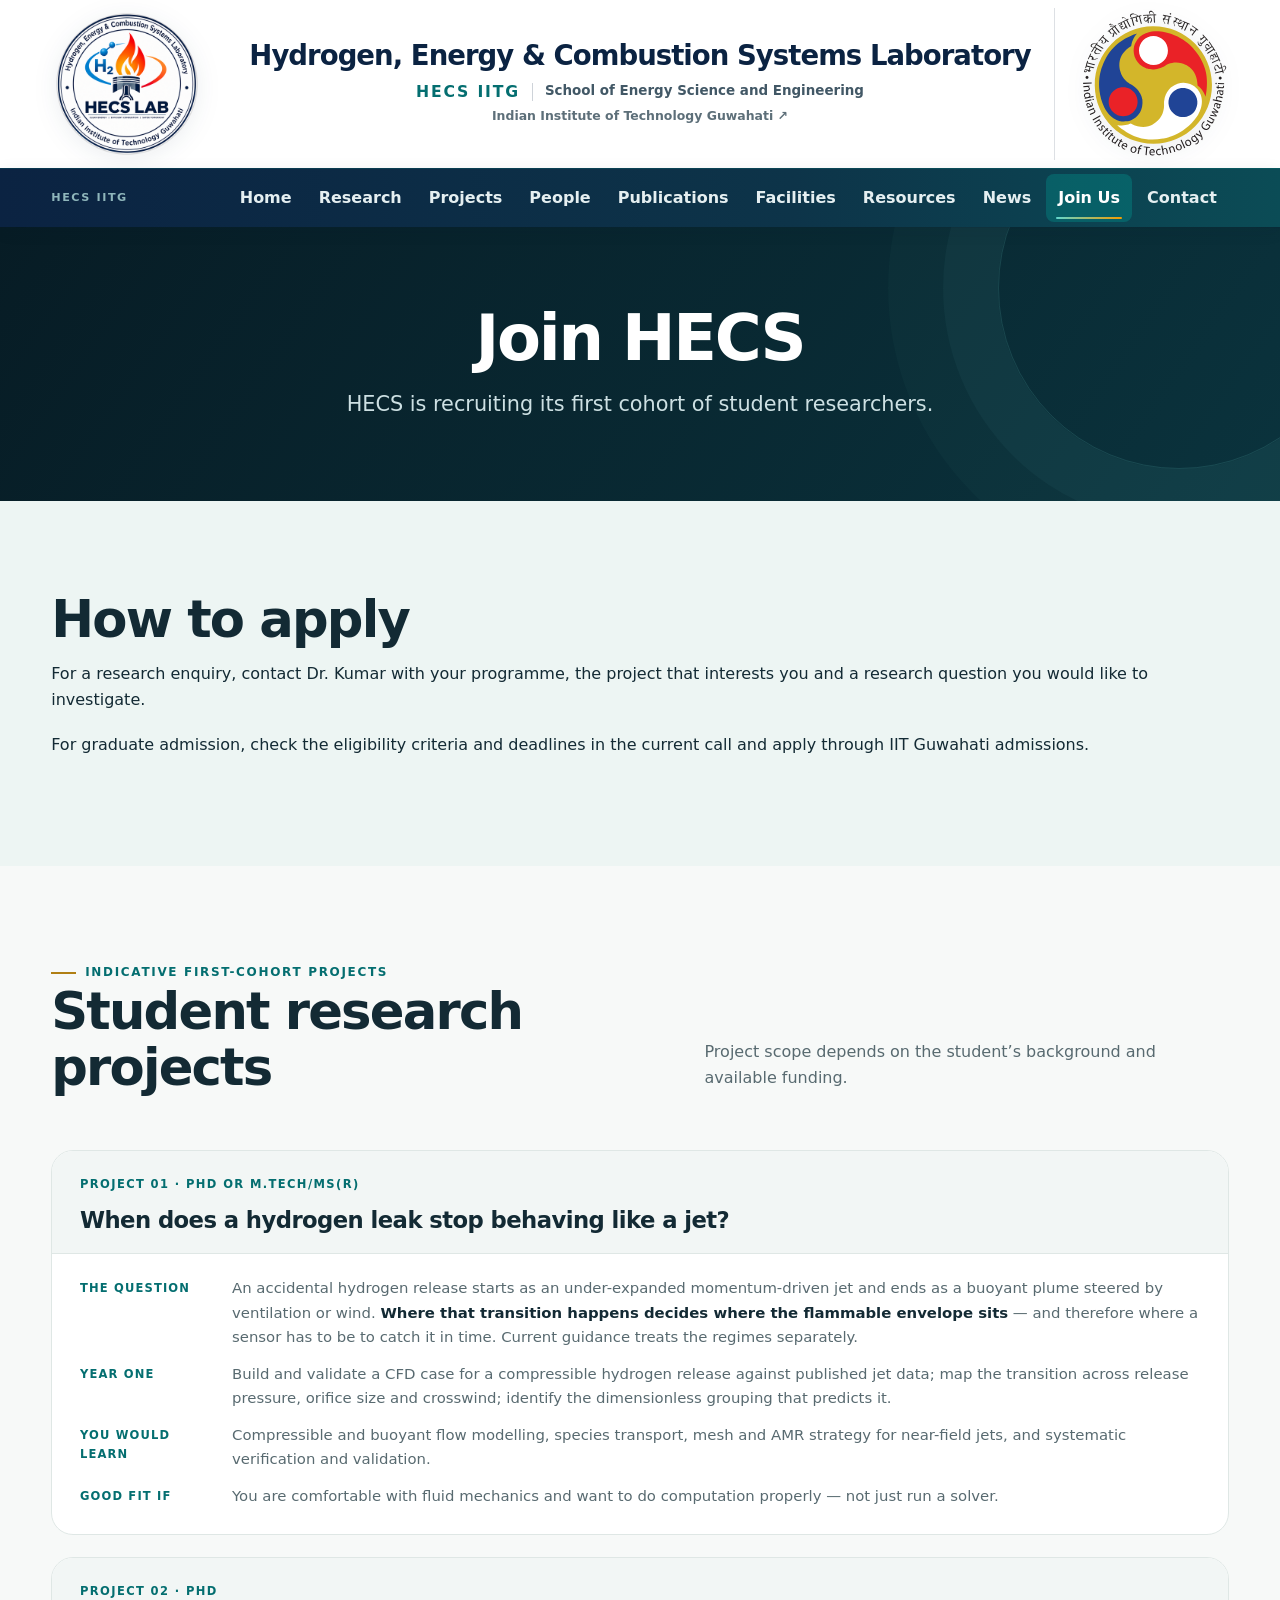
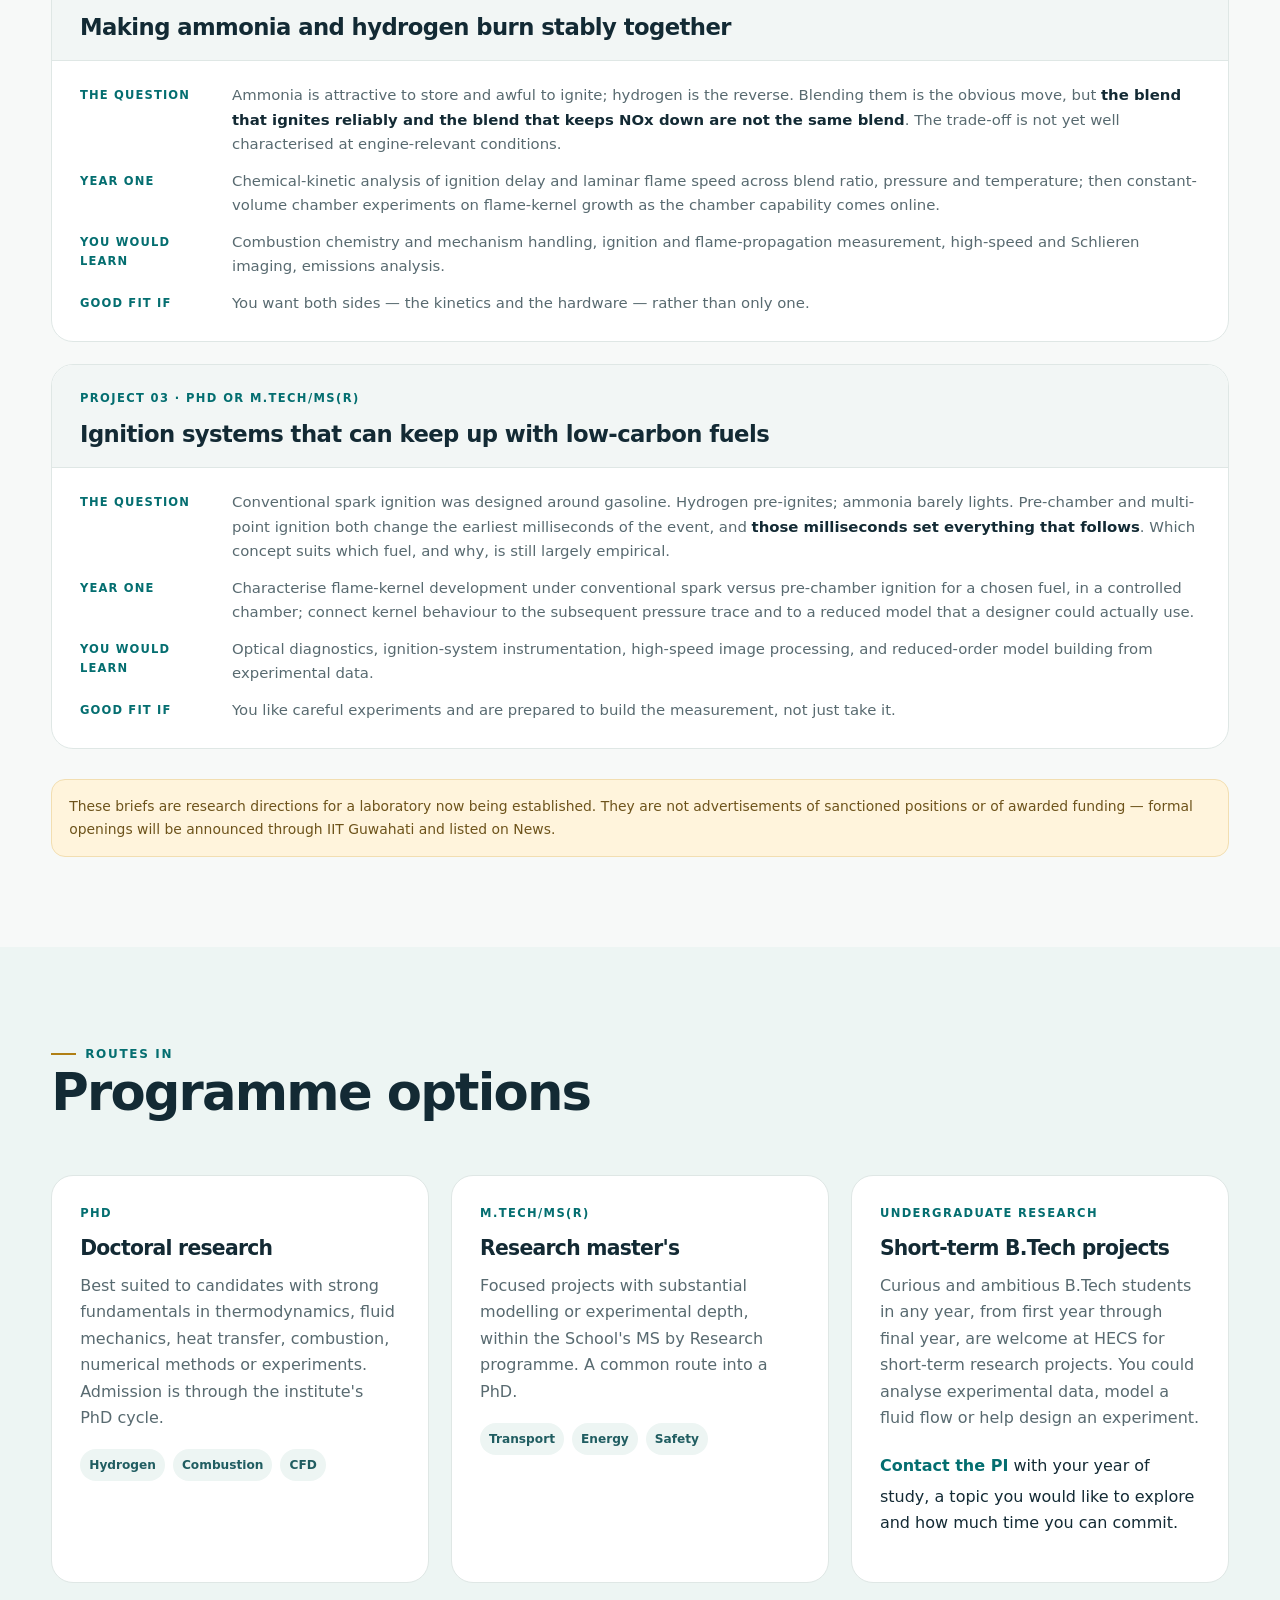
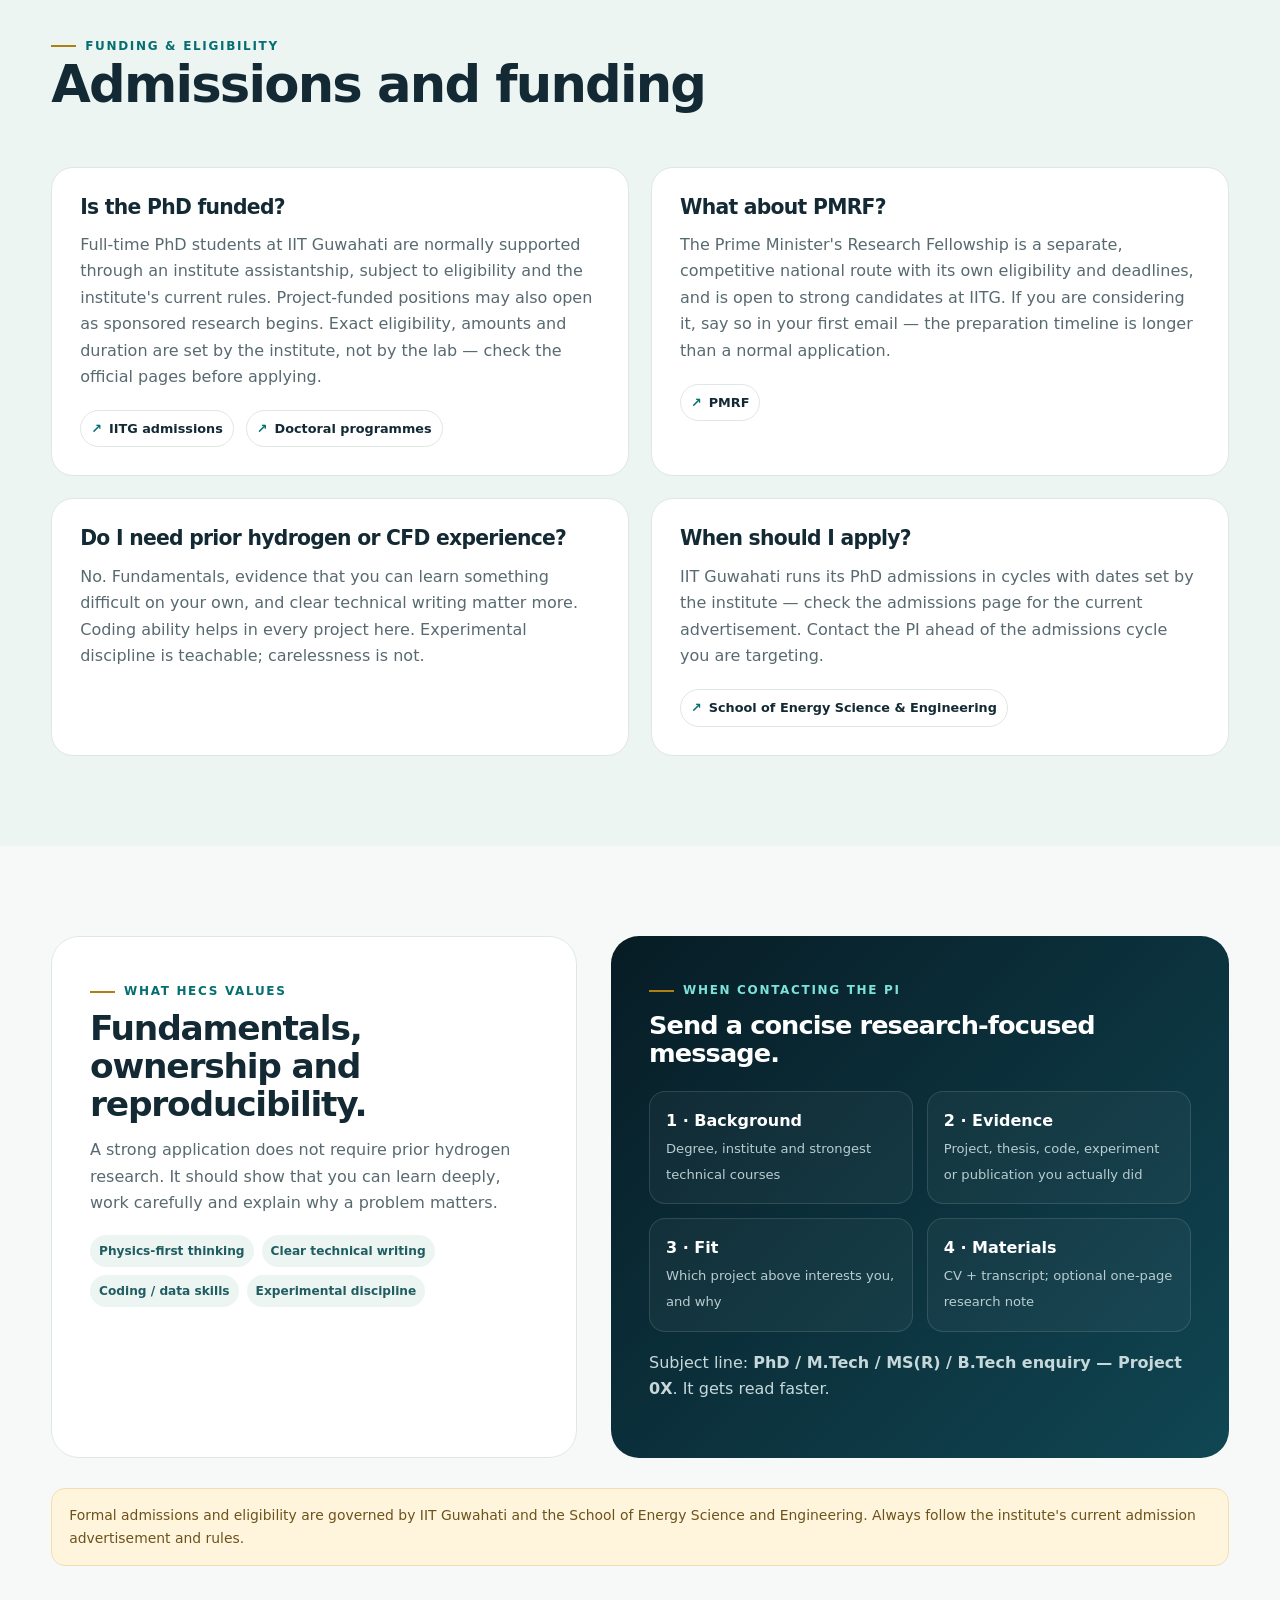
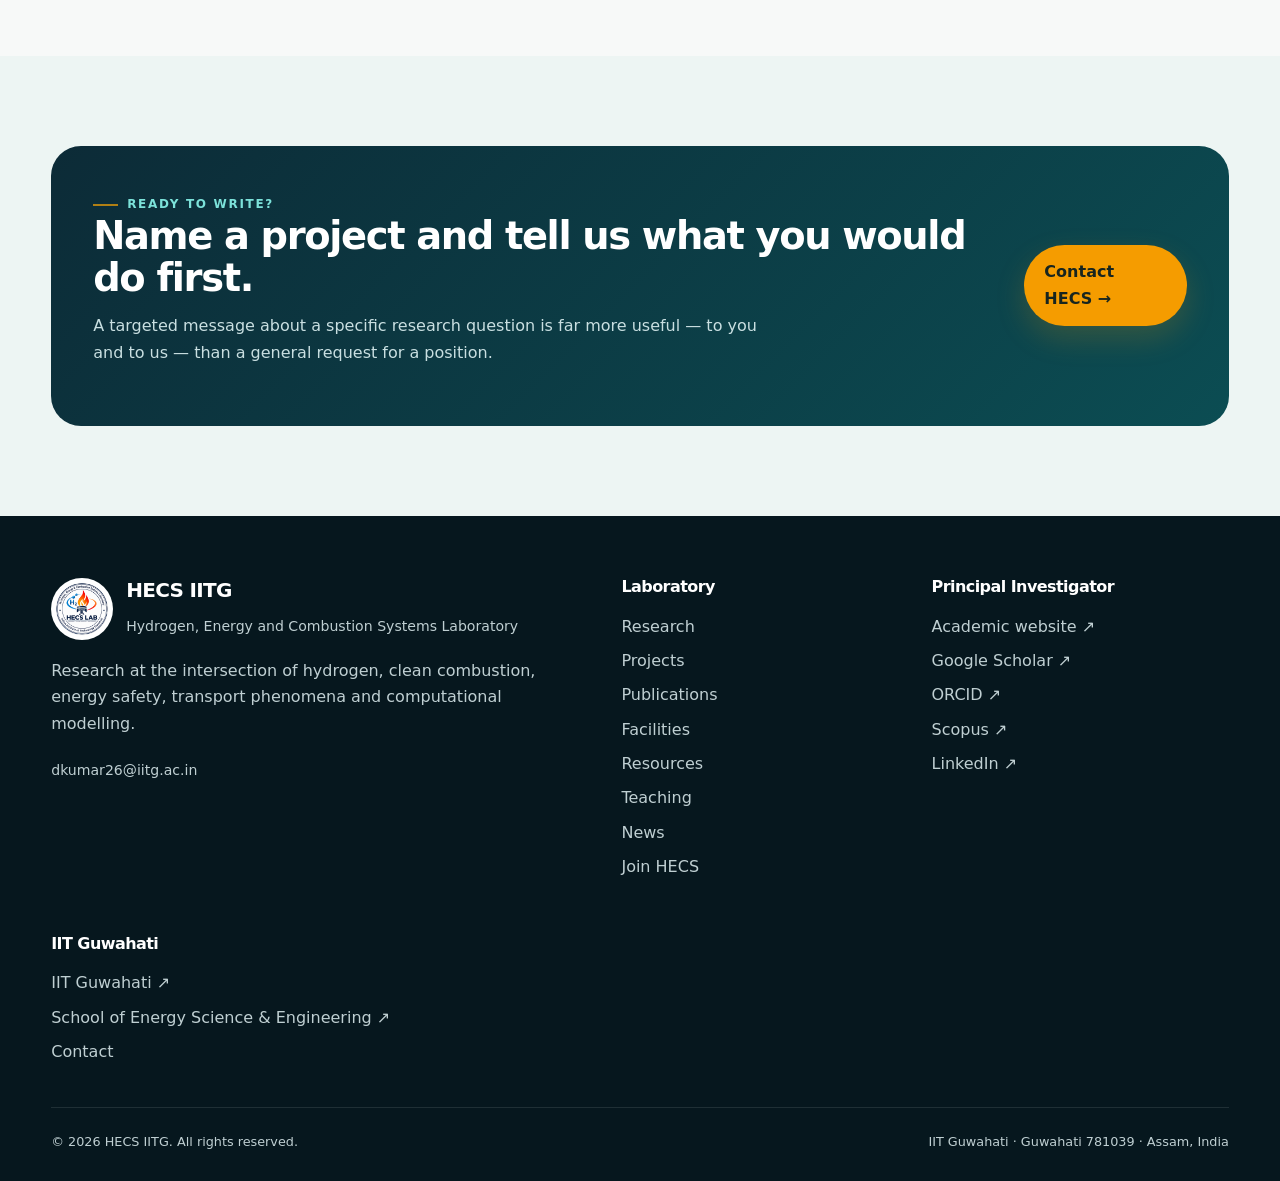
<file: opportunities.html>
<!doctype html><html lang="en"><head>
<meta charset="utf-8">
<meta name="viewport" content="width=device-width,initial-scale=1">
<meta name="theme-color" content="#071c25">
<meta name="description" content="PhD, M.Tech/MS(R) and undergraduate research opportunities at HECS IITG, IIT Guwahati — open project briefs, funding and how to apply.">
<title>Join Us | HECS IITG</title>
<link rel="canonical" href="https://hecs-iitg.github.io/opportunities">
<meta property="og:url" content="https://hecs-iitg.github.io/opportunities">
<meta property="og:site_name" content="HECS IITG">
<meta property="og:title" content="Join Us | HECS IITG">
<meta property="og:description" content="PhD, M.Tech/MS(R) and undergraduate research opportunities at HECS IITG, IIT Guwahati — open project briefs, funding and how to apply.">
<meta property="og:type" content="website">
<meta property="og:image" content="https://hecs-iitg.github.io/hecs-iitg-social-preview-1200x630.png">
<meta property="og:image:width" content="1200">
<meta property="og:image:height" content="630">
<meta property="og:image:alt" content="HECS IITG — Hydrogen, Energy and Combustion Systems Laboratory, IIT Guwahati">
<meta name="twitter:card" content="summary_large_image">
<meta name="twitter:title" content="Join Us | HECS IITG">
<meta name="twitter:description" content="PhD, M.Tech/MS(R) and undergraduate research opportunities at HECS IITG, IIT Guwahati — open project briefs, funding and how to apply.">
<meta name="twitter:image" content="https://hecs-iitg.github.io/hecs-iitg-social-preview-1200x630.png">
<link rel="icon" href="favicon.ico" sizes="any">
<link rel="icon" href="favicon-32x32.png" sizes="32x32" type="image/png">
<link rel="apple-touch-icon" href="apple-touch-icon.png">
<link rel="manifest" href="site.webmanifest">
<link rel="stylesheet" href="style.css?v=86090241f0">
</head><body>
<a class="skip-link" href="#main">Skip to content</a>
<header class="site-header">
<div class="lab-masthead">
<div class="container lab-masthead-inner">
<a class="lab-emblem-link" href="/" aria-label="HECS IITG home">
<img class="lab-emblem" src="hecs-logo-seal-20260908.png" alt="" width="320" height="320">
</a>
<div class="lab-identity">
<div class="lab-title">Hydrogen, Energy &amp; Combustion Systems Laboratory</div>
<div class="lab-meta-line">
<strong class="lab-acronym">HECS IITG</strong>
<span class="lab-divider" aria-hidden="true"></span>
<span class="lab-school">School of Energy Science and Engineering</span>
</div>
<a class="lab-institute" href="https://www.iitg.ac.in/" target="_blank" rel="noreferrer">Indian Institute of Technology Guwahati &#8599;</a>
</div>
<a class="iitg-brand-link" href="https://www.iitg.ac.in/" target="_blank" rel="noreferrer" aria-label="Indian Institute of Technology Guwahati website">
<img class="iitg-brand" src="logo_IITG/IIT_Guwahati_idFJ5xOu5H_1.svg" alt="Indian Institute of Technology Guwahati" width="152" height="152">
</a>
</div>
</div>
<div class="lab-navrow">
<div class="container lab-nav-inner">
<span class="nav-tag">HECS IITG</span>
<nav class="nav-links" aria-label="Primary navigation"><a href="/">Home</a><a href="research">Research</a><a href="projects">Projects</a><a href="people">People</a><a href="publications">Publications</a><a href="facilities">Facilities</a><a href="resources">Resources</a><a href="news">News</a><a href="opportunities" class="active">Join Us</a><a href="contact">Contact</a></nav>
<button class="menu-toggle" aria-label="Toggle navigation" aria-expanded="false">Menu</button>
</div>
</div>
</header>
<section class="page-hero">
<div class="container">
<h1>Join HECS</h1>
<p class="lead">HECS is recruiting its first cohort of student researchers.</p>
</div>
</section>
<main id="main"><section class="section section-soft"><div class="container"><h2>How to apply</h2><p>For a research enquiry, <a href="contact">contact Dr. Kumar</a> with your programme, the project that interests you and a research question you would like to investigate.</p><p>For graduate admission, check the eligibility criteria and deadlines in the current call and apply through <a href="https://iitg.ac.in/acad/admission">IIT Guwahati admissions</a>.</p></div></section>

<section class="section">
<div class="container">
<div class="section-head">
<div><span class="eyebrow">Indicative first-cohort projects</span><h2>Student research projects</h2></div>
<p class="muted">Project scope depends on the student’s background and available funding.</p>
</div>

<div class="grid" style="gap:22px">

<article class="brief fade" id="hydrogen-leaks" style="scroll-margin-top:6rem">
<div class="brief-head">
<div class="card-kicker">Project 01 &middot; PhD or M.Tech/MS(R)</div>
<h3>When does a hydrogen leak stop behaving like a jet?</h3>
</div>
<div class="brief-body">
<dl>
<dt>The question</dt>
<dd>An accidental hydrogen release starts as an under-expanded momentum-driven jet and ends as a buoyant plume steered by ventilation or wind. <strong>Where that transition happens decides where the flammable envelope sits</strong> &mdash; and therefore where a sensor has to be to catch it in time. Current guidance treats the regimes separately.</dd>
<dt>Year one</dt>
<dd>Build and validate a CFD case for a compressible hydrogen release against published jet data; map the transition across release pressure, orifice size and crosswind; identify the dimensionless grouping that predicts it.</dd>
<dt>You would learn</dt>
<dd>Compressible and buoyant flow modelling, species transport, mesh and AMR strategy for near-field jets, and systematic verification and validation.</dd>
<dt>Good fit if</dt>
<dd>You are comfortable with fluid mechanics and want to do computation properly &mdash; not just run a solver.</dd>
</dl>
</div>
</article>

<article class="brief fade" id="ammonia-hydrogen" style="scroll-margin-top:6rem">
<div class="brief-head">
<div class="card-kicker">Project 02 &middot; PhD</div>
<h3>Making ammonia and hydrogen burn stably together</h3>
</div>
<div class="brief-body">
<dl>
<dt>The question</dt>
<dd>Ammonia is attractive to store and awful to ignite; hydrogen is the reverse. Blending them is the obvious move, but <strong>the blend that ignites reliably and the blend that keeps NOx down are not the same blend</strong>. The trade-off is not yet well characterised at engine-relevant conditions.</dd>
<dt>Year one</dt>
<dd>Chemical-kinetic analysis of ignition delay and laminar flame speed across blend ratio, pressure and temperature; then constant-volume chamber experiments on flame-kernel growth as the chamber capability comes online.</dd>
<dt>You would learn</dt>
<dd>Combustion chemistry and mechanism handling, ignition and flame-propagation measurement, high-speed and Schlieren imaging, emissions analysis.</dd>
<dt>Good fit if</dt>
<dd>You want both sides &mdash; the kinetics and the hardware &mdash; rather than only one.</dd>
</dl>
</div>
</article>

<article class="brief fade" id="advanced-ignition" style="scroll-margin-top:6rem">
<div class="brief-head">
<div class="card-kicker">Project 03 &middot; PhD or M.Tech/MS(R)</div>
<h3>Ignition systems that can keep up with low-carbon fuels</h3>
</div>
<div class="brief-body">
<dl>
<dt>The question</dt>
<dd>Conventional spark ignition was designed around gasoline. Hydrogen pre-ignites; ammonia barely lights. Pre-chamber and multi-point ignition both change the earliest milliseconds of the event, and <strong>those milliseconds set everything that follows</strong>. Which concept suits which fuel, and why, is still largely empirical.</dd>
<dt>Year one</dt>
<dd>Characterise flame-kernel development under conventional spark versus pre-chamber ignition for a chosen fuel, in a controlled chamber; connect kernel behaviour to the subsequent pressure trace and to a reduced model that a designer could actually use.</dd>
<dt>You would learn</dt>
<dd>Optical diagnostics, ignition-system instrumentation, high-speed image processing, and reduced-order model building from experimental data.</dd>
<dt>Good fit if</dt>
<dd>You like careful experiments and are prepared to build the measurement, not just take it.</dd>
</dl>
</div>
</article>

</div>

<div class="notice" style="margin-top:30px">These briefs are research directions for a laboratory now being established. They are not advertisements of sanctioned positions or of awarded funding &mdash; formal openings will be announced through IIT Guwahati and listed on <a href="news">News</a>.</div>
</div>
</section>

<section class="section section-soft">
<div class="container">
<div class="section-head">
<div><span class="eyebrow">Routes in</span><h2>Programme options</h2></div>
</div>
<div class="grid grid-3">
<div class="card">
<div class="card-kicker">PhD</div>
<h3>Doctoral research</h3>
<p class="muted">Best suited to candidates with strong fundamentals in thermodynamics, fluid mechanics, heat transfer, combustion, numerical methods or experiments. Admission is through the institute's PhD cycle.</p>
<div class="tag-row"><span class="tag">Hydrogen</span><span class="tag">Combustion</span><span class="tag">CFD</span></div>
</div>
<div class="card">
<div class="card-kicker">M.Tech/MS(R)</div>
<h3>Research master's</h3>
<p class="muted">Focused projects with substantial modelling or experimental depth, within the School's MS by Research programme. A common route into a PhD.</p>
<div class="tag-row"><span class="tag">Transport</span><span class="tag">Energy</span><span class="tag">Safety</span></div>
</div>
<div class="card">
<div class="card-kicker">Undergraduate research</div>
<h3>Short-term B.Tech projects</h3>
<p class="muted">Curious and ambitious B.Tech students in any year, from first year through final year, are welcome at HECS for short-term research projects. You could analyse experimental data, model a fluid flow or help design an experiment.</p>
<p><a class="role" href="contact">Contact the PI</a> with your year of study, a topic you would like to explore and how much time you can commit.</p>
</div>
</div>

<div class="section-head" style="margin-top:46px">
<div><span class="eyebrow">Funding &amp; eligibility</span><h2>Admissions and funding</h2></div>
</div>
<div class="grid grid-2">
<div class="card">
<h3>Is the PhD funded?</h3>
<p class="muted">Full-time PhD students at IIT Guwahati are normally supported through an institute assistantship, subject to eligibility and the institute's current rules. Project-funded positions may also open as sponsored research begins. Exact eligibility, amounts and duration are set by the institute, not by the lab &mdash; check the official pages before applying.</p>
<div class="profile-links">
<a class="badge" href="https://iitg.ac.in/acad/admission" target="_blank" rel="noreferrer">IITG admissions</a>
<a class="badge" href="https://iitg.ac.in/acad/programmes/doctoral.php" target="_blank" rel="noreferrer">Doctoral programmes</a>
</div>
</div>
<div class="card">
<h3>What about PMRF?</h3>
<p class="muted">The Prime Minister's Research Fellowship is a separate, competitive national route with its own eligibility and deadlines, and is open to strong candidates at IITG. If you are considering it, say so in your first email &mdash; the preparation timeline is longer than a normal application.</p>
<div class="profile-links">
<a class="badge" href="https://pmrf.in/" target="_blank" rel="noreferrer">PMRF</a>
</div>
</div>
<div class="card">
<h3>Do I need prior hydrogen or CFD experience?</h3>
<p class="muted">No. Fundamentals, evidence that you can learn something difficult on your own, and clear technical writing matter more. Coding ability helps in every project here. Experimental discipline is teachable; carelessness is not.</p>
</div>
<div class="card">
<h3>When should I apply?</h3>
<p class="muted">IIT Guwahati runs its PhD admissions in cycles with dates set by the institute &mdash; check the admissions page for the current advertisement. Contact the PI ahead of the admissions cycle you are targeting.</p>
<div class="profile-links">
<a class="badge" href="https://www.iitg.ac.in/ceer/" target="_blank" rel="noreferrer">School of Energy Science &amp; Engineering</a>
</div>
</div>
</div>
</div>
</section>

<section class="section">
<div class="container">
<div class="feature-split">
<div class="feature-panel">
<span class="eyebrow">What HECS values</span>
<h2 style="font-size:2.15rem;margin-top:8px">Fundamentals, ownership and reproducibility.</h2>
<p class="muted">A strong application does not require prior hydrogen research. It should show that you can learn deeply, work carefully and explain why a problem matters.</p>
<div class="tag-row">
<span class="tag">Physics-first thinking</span>
<span class="tag">Clear technical writing</span>
<span class="tag">Coding / data skills</span>
<span class="tag">Experimental discipline</span>
</div>
</div>
<div class="feature-panel dark">
<span class="eyebrow" style="color:#7ce2da">When contacting the PI</span>
<h3 style="font-size:1.6rem;margin-top:10px">Send a concise research-focused message.</h3>
<div class="method-list">
<div class="method"><b>1 &middot; Background</b><span>Degree, institute and strongest technical courses</span></div>
<div class="method"><b>2 &middot; Evidence</b><span>Project, thesis, code, experiment or publication you actually did</span></div>
<div class="method"><b>3 &middot; Fit</b><span>Which project above interests you, and why</span></div>
<div class="method"><b>4 &middot; Materials</b><span>CV + transcript; optional one-page research note</span></div>
</div>
<p class="muted" style="margin-top:18px">Subject line: <strong>PhD / M.Tech / MS(R) / B.Tech enquiry &mdash; Project 0X</strong>. It gets read faster.</p>
</div>
</div>
<div style="margin-top:30px" class="notice">Formal admissions and eligibility are governed by IIT Guwahati and the School of Energy Science and Engineering. Always follow the institute's current admission advertisement and rules.</div>
</div>
</section>

<section class="section section-soft">
<div class="container">
<div class="cta">
<div>
<span class="eyebrow" style="color:#7ce2da">Ready to write?</span>
<h2>Name a project and tell us what you would do first.</h2>
<p>A targeted message about a specific research question is far more useful &mdash; to you and to us &mdash; than a general request for a position.</p>
</div>
<a class="btn btn-primary" href="contact">Contact HECS &rarr;</a>
</div>
</div>
</section>
</main>
<footer>
<div class="container">
<div class="footer-grid">
<div>
<div class="footer-logo footer-brand">
<img src="hecs-logo-seal-20260908.png" alt="" width="128" height="128">
<div><h3>HECS IITG</h3><div class="small">Hydrogen, Energy and Combustion Systems Laboratory</div></div>
</div>
<p>Research at the intersection of hydrogen, clean combustion, energy safety, transport phenomena and computational modelling.</p>
<p class="small"><a href="mailto:dkumar26@iitg.ac.in">dkumar26@iitg.ac.in</a></p>
</div>
<div>
<h4>Laboratory</h4>
<a href="research">Research</a>
<a href="projects">Projects</a>
<a href="publications">Publications</a>
<a href="facilities">Facilities</a>
<a href="resources">Resources</a>
<a href="teaching">Teaching</a>
<a href="news">News</a>
<a href="opportunities">Join HECS</a>
</div>
<div>
<h4>Principal Investigator</h4>
<a href="https://dhkrnl.github.io/" target="_blank" rel="noreferrer">Academic website &#8599;</a>
<a href="https://scholar.google.com/citations?user=kYDGsMAAAAAJ" target="_blank" rel="noreferrer">Google Scholar &#8599;</a>
<a href="https://orcid.org/0000-0003-1167-9672" target="_blank" rel="noreferrer">ORCID &#8599;</a>
<a href="https://www.scopus.com/authid/detail.uri?authorId=57218117181" target="_blank" rel="noreferrer">Scopus &#8599;</a>
<a href="https://www.linkedin.com/in/dhkrnl" target="_blank" rel="noreferrer">LinkedIn &#8599;</a>
</div>
<div>
<h4>IIT Guwahati</h4>
<a href="https://www.iitg.ac.in/" target="_blank" rel="noreferrer">IIT Guwahati &#8599;</a>
<a href="https://www.iitg.ac.in/ceer/" target="_blank" rel="noreferrer">School of Energy Science &amp; Engineering &#8599;</a>
<a href="contact">Contact</a>
</div>
</div>
<div class="footer-bottom">
<span>&copy; <span data-year>2026</span> HECS IITG. All rights reserved.</span>
<span>IIT Guwahati &middot; Guwahati 781039 &middot; Assam, India</span>
</div>
</div>
</footer><script src="main.js?v=13bdd64af9" defer></script></body></html>
</file>
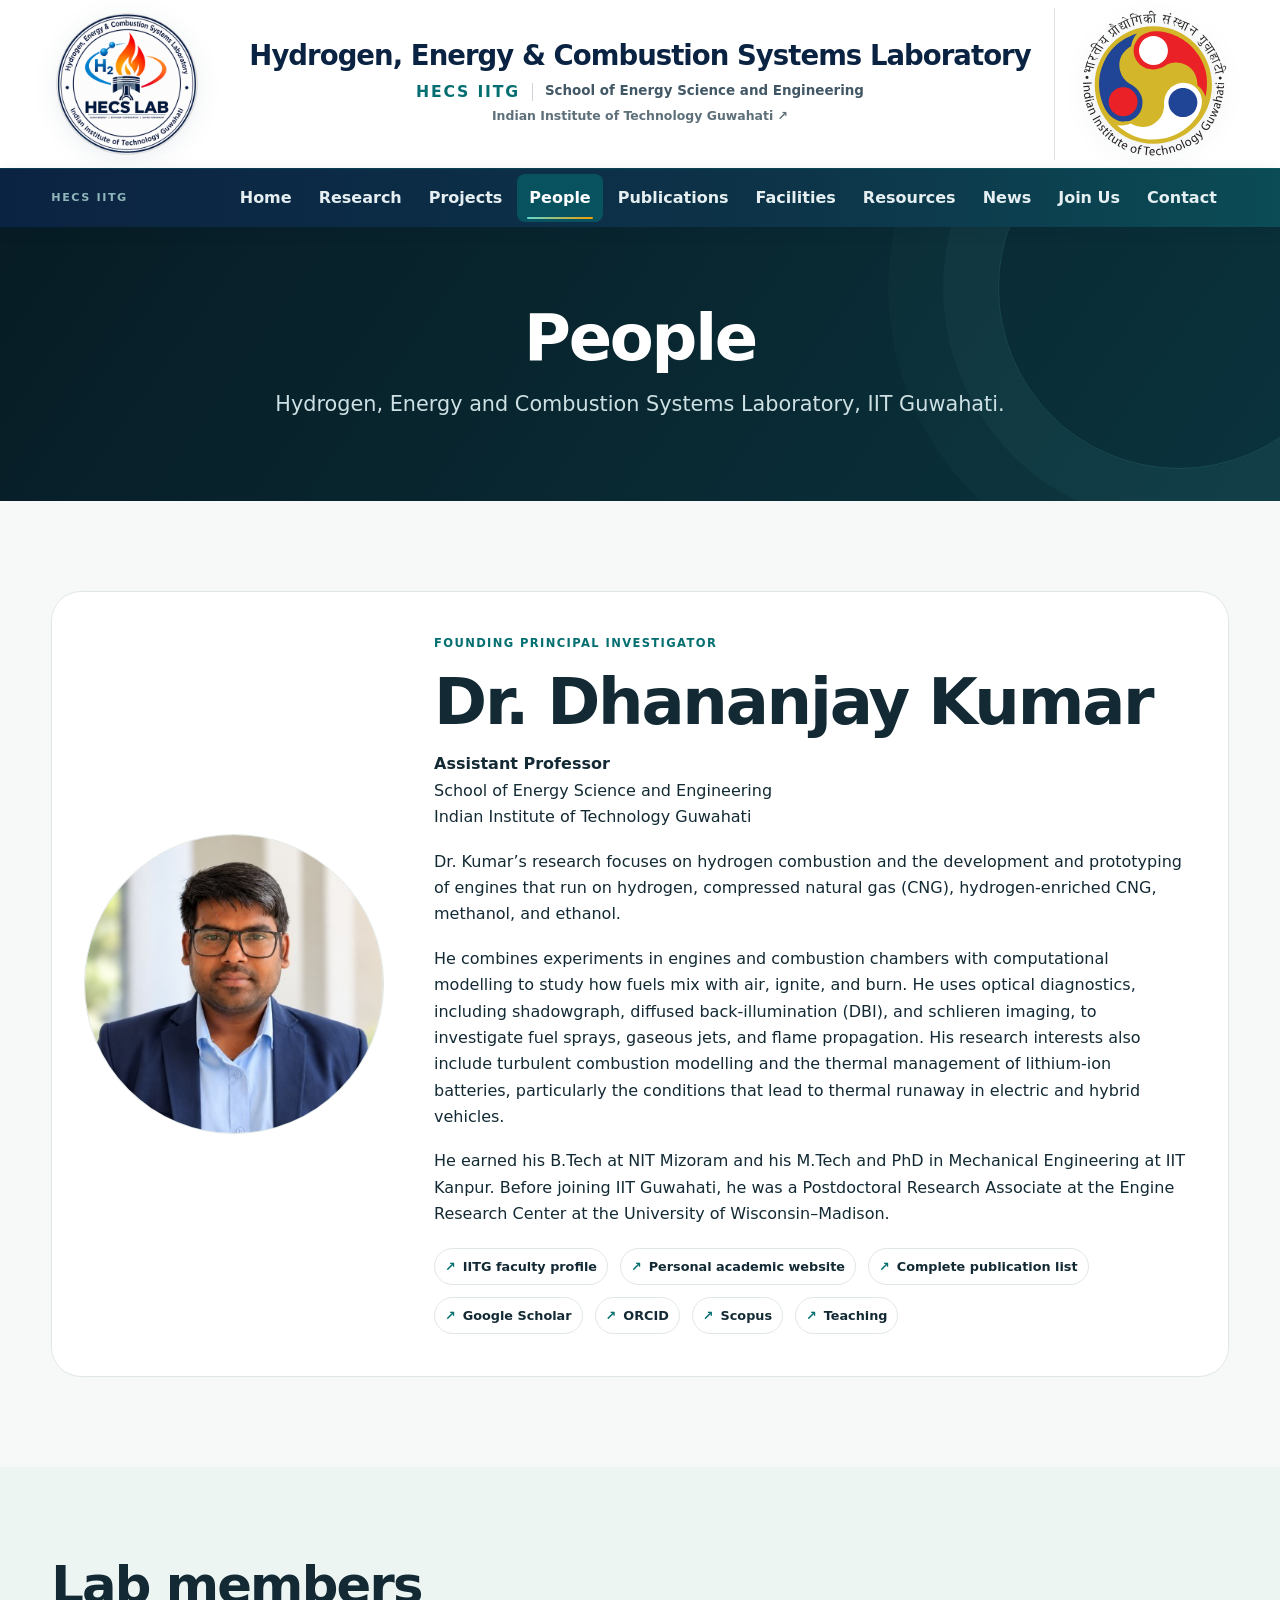
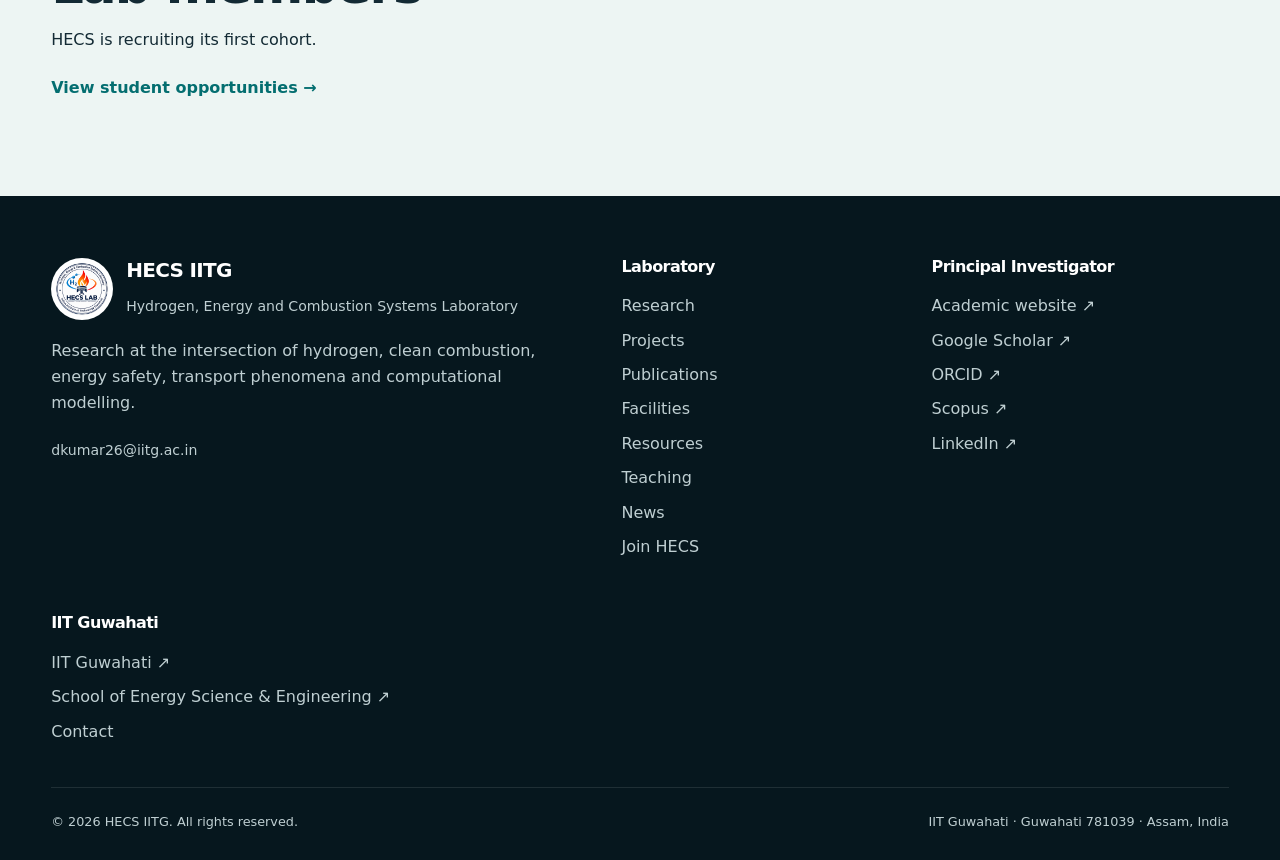
<file: people.html>
<!doctype html><html lang="en"><head>
<meta charset="utf-8">
<meta name="viewport" content="width=device-width,initial-scale=1">
<meta name="theme-color" content="#071c25">
<meta name="description" content="People at HECS IITG, led by Dr. Dhananjay Kumar, Assistant Professor at the School of Energy Science and Engineering, IIT Guwahati.">
<title>People | HECS IITG</title>
<link rel="canonical" href="https://hecs-iitg.github.io/people">
<meta property="og:url" content="https://hecs-iitg.github.io/people">
<meta property="og:site_name" content="HECS IITG">
<meta property="og:title" content="People | HECS IITG">
<meta property="og:description" content="People at HECS IITG, led by Dr. Dhananjay Kumar, Assistant Professor at the School of Energy Science and Engineering, IIT Guwahati.">
<meta property="og:type" content="website">
<meta property="og:image" content="https://hecs-iitg.github.io/hecs-iitg-social-preview-1200x630.png">
<meta property="og:image:width" content="1200">
<meta property="og:image:height" content="630">
<meta property="og:image:alt" content="HECS IITG — Hydrogen, Energy and Combustion Systems Laboratory, IIT Guwahati">
<meta name="twitter:card" content="summary_large_image">
<meta name="twitter:title" content="People | HECS IITG">
<meta name="twitter:description" content="People at HECS IITG, led by Dr. Dhananjay Kumar, Assistant Professor at the School of Energy Science and Engineering, IIT Guwahati.">
<meta name="twitter:image" content="https://hecs-iitg.github.io/hecs-iitg-social-preview-1200x630.png">
<link rel="icon" href="favicon.ico" sizes="any">
<link rel="icon" href="favicon-32x32.png" sizes="32x32" type="image/png">
<link rel="apple-touch-icon" href="apple-touch-icon.png">
<link rel="manifest" href="site.webmanifest">
<link rel="stylesheet" href="style.css?v=c9145a5c17">
</head><body><a class="skip-link" href="#main">Skip to content</a>
<header class="site-header">
<div class="lab-masthead">
<div class="container lab-masthead-inner">
<a class="lab-emblem-link" href="/" aria-label="HECS IITG home">
<img class="lab-emblem" src="hecs-logo-seal-20260908.png" alt="" width="320" height="320">
</a>
<div class="lab-identity">
<div class="lab-title">Hydrogen, Energy &amp; Combustion Systems Laboratory</div>
<div class="lab-meta-line">
<strong class="lab-acronym">HECS IITG</strong>
<span class="lab-divider" aria-hidden="true"></span>
<span class="lab-school">School of Energy Science and Engineering</span>
</div>
<a class="lab-institute" href="https://www.iitg.ac.in/" target="_blank" rel="noreferrer">Indian Institute of Technology Guwahati &#8599;</a>
</div>
<a class="iitg-brand-link" href="https://www.iitg.ac.in/" target="_blank" rel="noreferrer" aria-label="Indian Institute of Technology Guwahati website">
<img class="iitg-brand" src="logo_IITG/IIT_Guwahati_idFJ5xOu5H_1.svg" alt="Indian Institute of Technology Guwahati" width="152" height="152">
</a>
</div>
</div>
<div class="lab-navrow">
<div class="container lab-nav-inner">
<span class="nav-tag">HECS IITG</span>
<nav class="nav-links" aria-label="Primary navigation"><a href="/">Home</a><a href="research">Research</a><a href="projects">Projects</a><a href="people" class="active">People</a><a href="publications">Publications</a><a href="facilities">Facilities</a><a href="resources">Resources</a><a href="news">News</a><a href="opportunities">Join Us</a><a href="contact">Contact</a></nav>
<button class="menu-toggle" aria-label="Toggle navigation" aria-expanded="false">Menu</button>
</div>
</div>
</header><section class="page-hero"><div class="container"><h1>People</h1><p class="lead">Hydrogen, Energy and Combustion Systems Laboratory, IIT Guwahati.</p></div></section><main id="main"><section class="section"><div class="container"><div class="pi-card" id="pi"><div class="pi-photo"><img src="pi-dhananjay-kumar-ccf7d795.jpg" alt="Portrait of Dr. Dhananjay Kumar" width="400" height="400" decoding="async"></div><div class="pi-copy"><div class="card-kicker">Founding Principal Investigator</div><h2 style="font-size:clamp(2.5rem,5vw,4rem);margin-top:6px">Dr. Dhananjay Kumar</h2><p><strong>Assistant Professor</strong><br>School of Energy Science and Engineering<br>Indian Institute of Technology Guwahati</p><p>Dr. Kumar’s research focuses on hydrogen combustion and the development and prototyping of engines that run on hydrogen, compressed natural gas (CNG), hydrogen-enriched CNG, methanol, and ethanol.</p><p>He combines experiments in engines and combustion chambers with computational modelling to study how fuels mix with air, ignite, and burn. He uses optical diagnostics, including shadowgraph, diffused back-illumination (DBI), and schlieren imaging, to investigate fuel sprays, gaseous jets, and flame propagation. His research interests also include turbulent combustion modelling and the thermal management of lithium-ion batteries, particularly the conditions that lead to thermal runaway in electric and hybrid vehicles.</p><p>He earned his B.Tech at NIT Mizoram and his M.Tech and PhD in Mechanical Engineering at IIT Kanpur. Before joining IIT Guwahati, he was a Postdoctoral Research Associate at the Engine Research Center at the University of Wisconsin–Madison.</p><div class="profile-links"><a class="badge" href="https://fac.iitg.ac.in/dkumar26/about/">IITG faculty profile</a><a class="badge" href="https://dhkrnl.github.io/" target="_blank" rel="noreferrer">Personal academic website</a><a class="badge" href="https://dhkrnl.github.io/publications/" target="_blank" rel="noreferrer">Complete publication list</a><a class="badge" href="https://scholar.google.com/citations?user=kYDGsMAAAAAJ" target="_blank" rel="noreferrer">Google Scholar</a><a class="badge" href="https://orcid.org/0000-0003-1167-9672" target="_blank" rel="noreferrer">ORCID</a><a class="badge" href="https://www.scopus.com/authid/detail.uri?authorId=57218117181" target="_blank" rel="noreferrer">Scopus</a><a class="badge" href="teaching">Teaching</a></div></div></div></div></section><section class="section section-soft"><div class="container"><h2>Lab members</h2><p>HECS is recruiting its first cohort.</p><a class="role" href="opportunities">View student opportunities &rarr;</a></div></section></main><footer>
<div class="container">
<div class="footer-grid">
<div>
<div class="footer-logo footer-brand">
<img src="hecs-logo-seal-20260908.png" alt="" width="128" height="128">
<div><h3>HECS IITG</h3><div class="small">Hydrogen, Energy and Combustion Systems Laboratory</div></div>
</div>
<p>Research at the intersection of hydrogen, clean combustion, energy safety, transport phenomena and computational modelling.</p>
<p class="small"><a href="mailto:dkumar26@iitg.ac.in">dkumar26@iitg.ac.in</a></p>
</div>
<div>
<h4>Laboratory</h4>
<a href="research">Research</a>
<a href="projects">Projects</a>
<a href="publications">Publications</a>
<a href="facilities">Facilities</a>
<a href="resources">Resources</a>
<a href="teaching">Teaching</a>
<a href="news">News</a>
<a href="opportunities">Join HECS</a>
</div>
<div>
<h4>Principal Investigator</h4>
<a href="https://dhkrnl.github.io/" target="_blank" rel="noreferrer">Academic website &#8599;</a>
<a href="https://scholar.google.com/citations?user=kYDGsMAAAAAJ" target="_blank" rel="noreferrer">Google Scholar &#8599;</a>
<a href="https://orcid.org/0000-0003-1167-9672" target="_blank" rel="noreferrer">ORCID &#8599;</a>
<a href="https://www.scopus.com/authid/detail.uri?authorId=57218117181" target="_blank" rel="noreferrer">Scopus &#8599;</a>
<a href="https://www.linkedin.com/in/dhkrnl" target="_blank" rel="noreferrer">LinkedIn &#8599;</a>
</div>
<div>
<h4>IIT Guwahati</h4>
<a href="https://www.iitg.ac.in/" target="_blank" rel="noreferrer">IIT Guwahati &#8599;</a>
<a href="https://www.iitg.ac.in/ceer/" target="_blank" rel="noreferrer">School of Energy Science &amp; Engineering &#8599;</a>
<a href="contact">Contact</a>
</div>
</div>
<div class="footer-bottom">
<span>&copy; <span data-year>2026</span> HECS IITG. All rights reserved.</span>
<span>IIT Guwahati &middot; Guwahati 781039 &middot; Assam, India</span>
</div>
</div>
</footer><script src="main.js?v=13bdd64af9" defer></script></body></html>
</file>
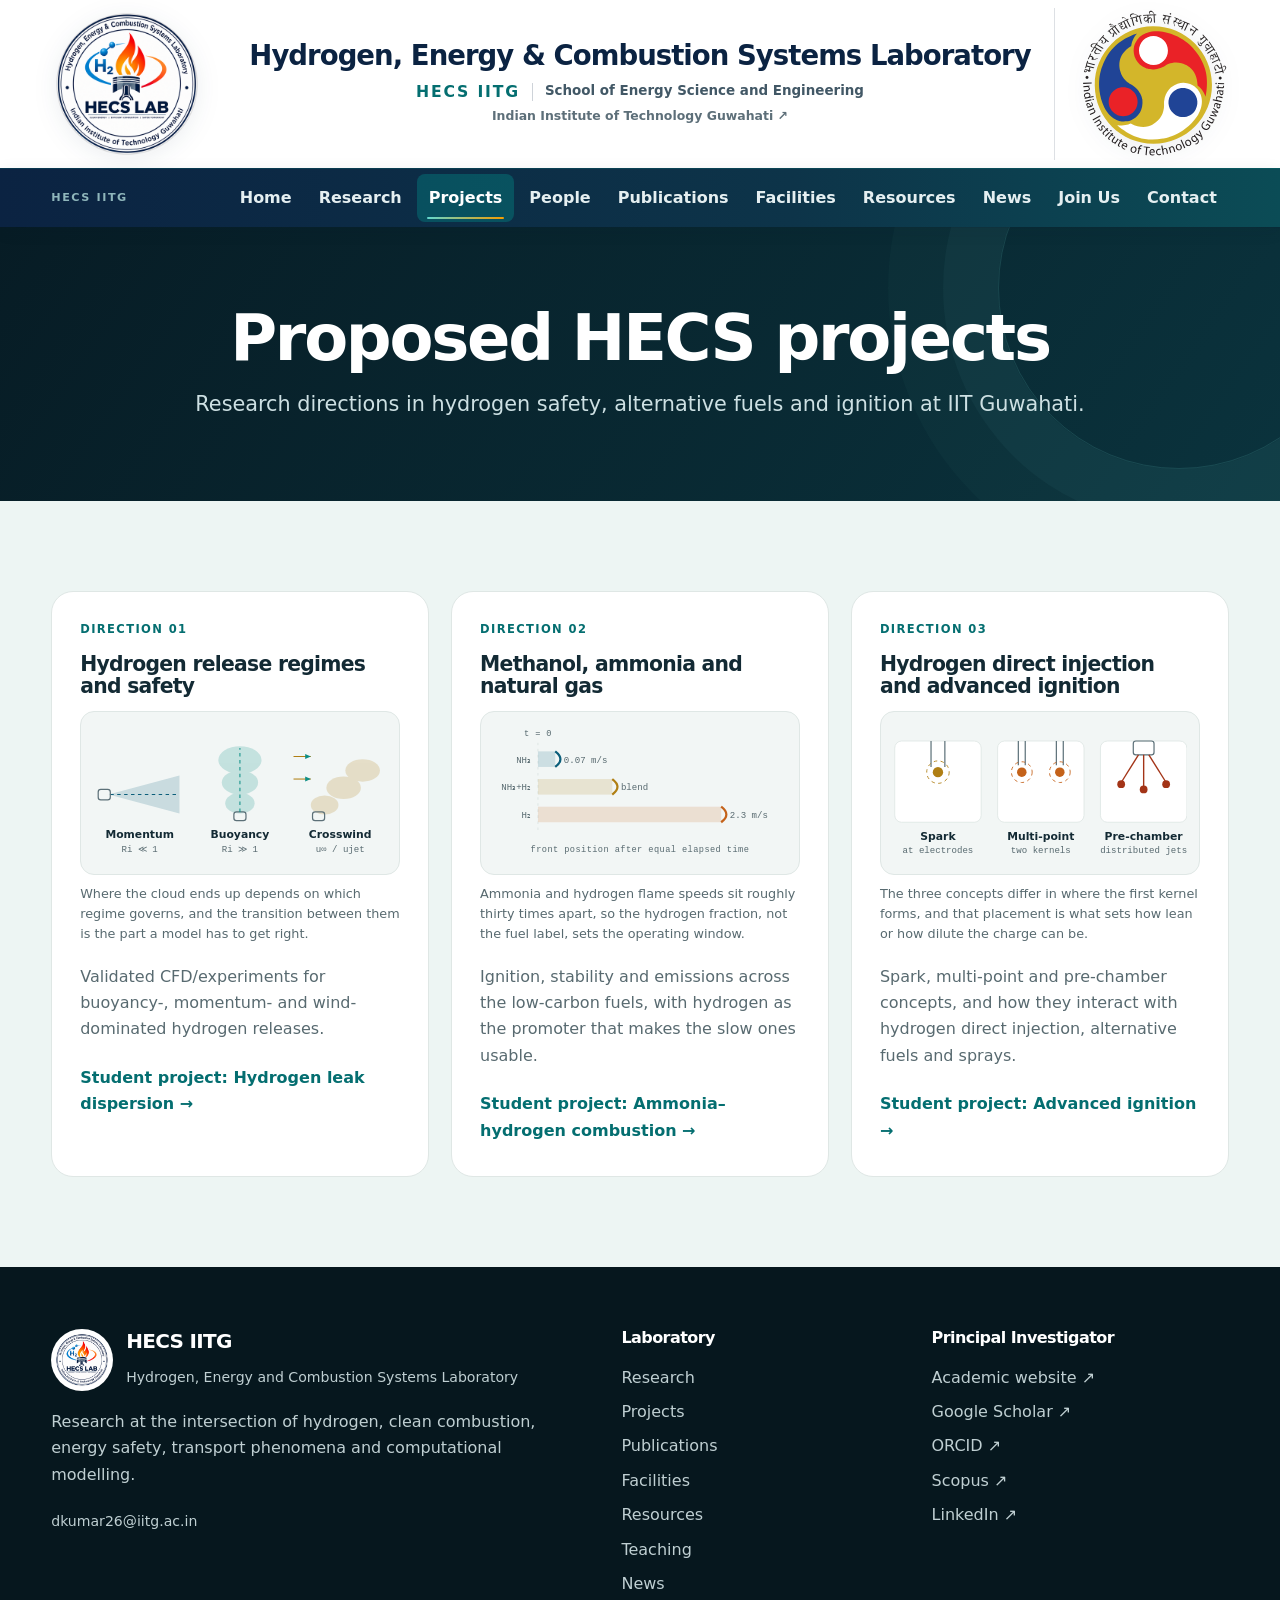
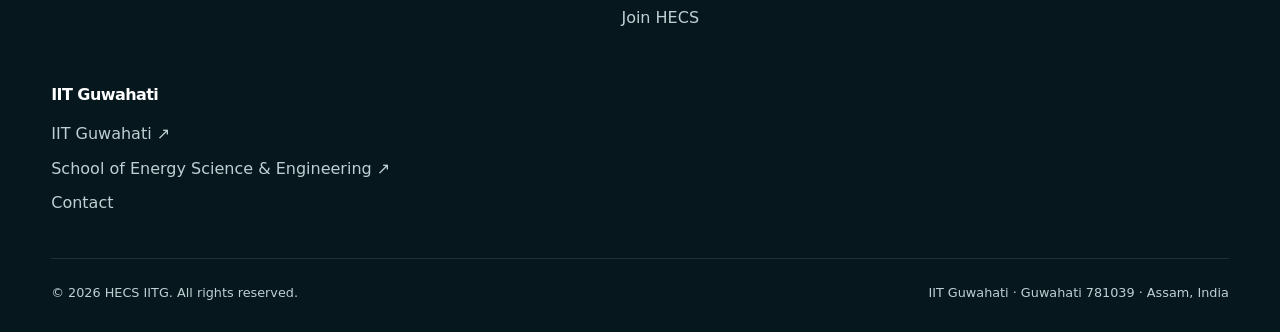
<file: projects.html>
<!doctype html><html lang="en"><head>
<meta charset="utf-8">
<meta name="viewport" content="width=device-width,initial-scale=1">
<meta name="theme-color" content="#071c25">
<meta name="description" content="Proposed research projects in hydrogen safety, alternative fuels and ignition at IIT Guwahati.">
<title>Projects | HECS IITG</title>
<link rel="canonical" href="https://hecs-iitg.github.io/projects">
<meta property="og:url" content="https://hecs-iitg.github.io/projects">
<meta property="og:site_name" content="HECS IITG">
<meta property="og:title" content="Projects | HECS IITG">
<meta property="og:description" content="Proposed research projects in hydrogen safety, alternative fuels and ignition at IIT Guwahati.">
<meta property="og:type" content="website">
<meta property="og:image" content="https://hecs-iitg.github.io/hecs-iitg-social-preview-1200x630.png">
<meta property="og:image:width" content="1200">
<meta property="og:image:height" content="630">
<meta property="og:image:alt" content="HECS IITG — Hydrogen, Energy and Combustion Systems Laboratory, IIT Guwahati">
<meta name="twitter:card" content="summary_large_image">
<meta name="twitter:title" content="Projects | HECS IITG">
<meta name="twitter:description" content="Proposed research projects in hydrogen safety, alternative fuels and ignition at IIT Guwahati.">
<meta name="twitter:image" content="https://hecs-iitg.github.io/hecs-iitg-social-preview-1200x630.png">
<link rel="icon" href="favicon.ico" sizes="any">
<link rel="icon" href="favicon-32x32.png" sizes="32x32" type="image/png">
<link rel="apple-touch-icon" href="apple-touch-icon.png">
<link rel="manifest" href="site.webmanifest">
<link rel="stylesheet" href="style.css?v=86090241f0">
</head><body><a class="skip-link" href="#main">Skip to content</a>
<header class="site-header">
<div class="lab-masthead">
<div class="container lab-masthead-inner">
<a class="lab-emblem-link" href="/" aria-label="HECS IITG home">
<img class="lab-emblem" src="hecs-logo-seal-20260908.png" alt="" width="320" height="320">
</a>
<div class="lab-identity">
<div class="lab-title">Hydrogen, Energy &amp; Combustion Systems Laboratory</div>
<div class="lab-meta-line">
<strong class="lab-acronym">HECS IITG</strong>
<span class="lab-divider" aria-hidden="true"></span>
<span class="lab-school">School of Energy Science and Engineering</span>
</div>
<a class="lab-institute" href="https://www.iitg.ac.in/" target="_blank" rel="noreferrer">Indian Institute of Technology Guwahati &#8599;</a>
</div>
<a class="iitg-brand-link" href="https://www.iitg.ac.in/" target="_blank" rel="noreferrer" aria-label="Indian Institute of Technology Guwahati website">
<img class="iitg-brand" src="logo_IITG/IIT_Guwahati_idFJ5xOu5H_1.svg" alt="Indian Institute of Technology Guwahati" width="152" height="152">
</a>
</div>
</div>
<div class="lab-navrow">
<div class="container lab-nav-inner">
<span class="nav-tag">HECS IITG</span>
<nav class="nav-links" aria-label="Primary navigation"><a href="/">Home</a><a href="research">Research</a><a href="projects" class="active">Projects</a><a href="people">People</a><a href="publications">Publications</a><a href="facilities">Facilities</a><a href="resources">Resources</a><a href="news">News</a><a href="opportunities">Join Us</a><a href="contact">Contact</a></nav>
<button class="menu-toggle" aria-label="Toggle navigation" aria-expanded="false">Menu</button>
</div>
</div>
</header><section class="page-hero"><div class="container"><h1>Proposed HECS projects</h1><p class="lead">Research directions in hydrogen safety, alternative fuels and ignition at IIT Guwahati.</p></div></section><main id="main"><section class="section section-soft"><div class="container"><div class="grid grid-3"><div class="card"><div class="card-kicker">Direction 01</div><h3>Hydrogen release regimes and safety</h3><figure class="dg-fig dg-sm"><div class="dg-frame"><svg viewBox="0 0 340 164" role="img" aria-label="Three hydrogen release regimes side by side: momentum dominated, buoyancy dominated, and wind dominated.">
<defs><marker id="pjC" class="sc-mk2" viewBox="0 0 10 10" refX="9" refY="5" markerWidth="6" markerHeight="6" orient="auto-start-reverse"><path d="M0,1 L9,5 L0,9 z"></path></marker></defs>
<g transform="translate(0,0)">
<polygon class="sc-f1" points="18,84 100,62 100,106" opacity=".18"></polygon>
<line class="sc-k1" x1="20" y1="84" x2="98" y2="84" stroke-width="1.2" stroke-dasharray="4 4"></line>
<rect class="sc-wire" x="6" y="78" width="14" height="12" rx="3"></rect>
<text class="sc-name dg-name" x="54" y="134" text-anchor="middle">Momentum</text>
<text class="sc-metric" x="54" y="150" text-anchor="middle">Ri &#8810; 1</text>
</g>
<g transform="translate(116,0)">
<g class="sc-f2" opacity=".2"><ellipse cx="54" cy="94" rx="17" ry="12"></ellipse><ellipse cx="54" cy="70" rx="21" ry="14"></ellipse><ellipse cx="54" cy="44" rx="25" ry="16"></ellipse></g>
<rect class="sc-wire" x="47" y="104" width="14" height="10" rx="3"></rect>
<line class="sc-k2" x1="54" y1="104" x2="54" y2="30" stroke-width="1.2" stroke-dasharray="4 4"></line>
<text class="sc-name dg-name" x="54" y="134" text-anchor="middle">Buoyancy</text>
<text class="sc-metric" x="54" y="150" text-anchor="middle">Ri &#8811; 1</text>
</g>
<g transform="translate(232,0)">
<g class="sc-f3" opacity=".2"><ellipse cx="36" cy="96" rx="16" ry="11"></ellipse><ellipse cx="58" cy="76" rx="20" ry="13"></ellipse><ellipse cx="80" cy="56" rx="20" ry="13"></ellipse></g>
<rect class="sc-wire" x="22" y="104" width="14" height="10" rx="3"></rect>
<g class="sc-k3" stroke-width="1.2"><line x1="0" y1="40" x2="20" y2="40" marker-end="url(#pjC)"></line><line x1="0" y1="66" x2="20" y2="66" marker-end="url(#pjC)"></line></g>
<text class="sc-name dg-name" x="54" y="134" text-anchor="middle">Crosswind</text>
<text class="sc-metric" x="54" y="150" text-anchor="middle">u&#8734; / u&#106;&#101;&#116;</text>
</g>
</svg></div><figcaption class="dg-cap">Where the cloud ends up depends on which regime governs, and the transition between them is the part a model has to get right.</figcaption></figure><p class="muted">Validated CFD/experiments for buoyancy-, momentum- and wind-dominated hydrogen releases.</p><a class="role" href="opportunities#hydrogen-leaks">Student project: Hydrogen leak dispersion &rarr;</a></div><div class="card"><div class="card-kicker">Direction 02</div><h3>Methanol, ammonia and natural gas</h3><figure class="dg-fig dg-sm"><div class="dg-frame"><svg viewBox="0 0 340 164" role="img" aria-label="Three flame fronts after the same elapsed time: ammonia barely moves, an ammonia hydrogen blend moves further, and hydrogen crosses the domain.">
<line class="sc-faint" x1="52" y1="24" x2="52" y2="126" stroke-dasharray="3 4"></line>
<text class="sc-lbl dg-mut" x="52" y="16" text-anchor="middle">t = 0</text>
<g>
<rect class="sc-f1" x="52" y="34" width="20" height="18" opacity=".16"></rect>
<path class="sc-k1" d="M72,34 C80,40 80,46 72,52" fill="none" stroke-width="2.6"></path>
<text class="sc-metric" x="44" y="47" text-anchor="end">NH&#8323;</text><text class="sc-metric" x="82" y="47">0.07 m/s</text>
</g>
<g>
<rect class="sc-f3" x="52" y="66" width="86" height="18" opacity=".16"></rect>
<path class="sc-k3" d="M138,66 C146,72 146,78 138,84" fill="none" stroke-width="2.6"></path>
<text class="sc-metric" x="44" y="79" text-anchor="end">NH&#8323;+H&#8322;</text><text class="sc-metric" x="148" y="79">blend</text>
</g>
<g>
<rect class="sc-f4" x="52" y="98" width="212" height="18" opacity=".16"></rect>
<path class="sc-k4" d="M264,98 C272,104 272,110 264,116" fill="none" stroke-width="2.6"></path>
<text class="sc-metric" x="44" y="111" text-anchor="end">H&#8322;</text><text class="sc-metric" x="274" y="111">2.3 m/s</text>
</g>
<text class="sc-lbl dg-mut" x="170" y="150" text-anchor="middle">front position after equal elapsed time</text>
</svg></div><figcaption class="dg-cap">Ammonia and hydrogen flame speeds sit roughly thirty times apart, so the hydrogen fraction, not the fuel label, sets the operating window.</figcaption></figure><p class="muted">Ignition, stability and emissions across the low-carbon fuels, with hydrogen as the promoter that makes the slow ones usable.</p><a class="role" href="opportunities#ammonia-hydrogen">Student project: Ammonia–hydrogen combustion &rarr;</a></div><div class="card"><div class="card-kicker">Direction 03</div><h3>Hydrogen direct injection and advanced ignition</h3><figure class="dg-fig dg-sm"><div class="dg-frame"><svg viewBox="0 0 340 164" role="img" aria-label="Three ignition concepts compared by where the first flame kernel forms: a single spark at the electrode gap, two kernels from multi-point spark, and pre-chamber jets distributed through the charge.">
<g transform="translate(0,0)">
<rect class="sc-boxbg" x="2" y="22" width="100" height="94" rx="8"></rect>
<line class="sc-wire" x1="44" y1="22" x2="44" y2="52" stroke-width="2"></line>
<line class="sc-wire" x1="60" y1="22" x2="60" y2="52" stroke-width="2"></line>
<circle class="sc-f3" cx="52" cy="58" r="6"></circle>
<circle class="sc-k3" cx="52" cy="58" r="13" fill="none" stroke-dasharray="4 4"></circle>
<text class="sc-name dg-name" x="52" y="136" text-anchor="middle">Spark</text>
<text class="sc-metric" x="52" y="152" text-anchor="middle">at electrodes</text>
</g>
<g transform="translate(119,0)">
<rect class="sc-boxbg" x="2" y="22" width="100" height="94" rx="8"></rect>
<g class="sc-wire" stroke-width="2"><line x1="26" y1="22" x2="26" y2="50"></line><line x1="34" y1="22" x2="34" y2="50"></line><line x1="70" y1="22" x2="70" y2="50"></line><line x1="78" y1="22" x2="78" y2="50"></line></g><circle class="sc-f4" cx="30" cy="58" r="5.5"></circle><circle class="sc-k4" cx="30" cy="58" r="12" fill="none" stroke-dasharray="4 4"></circle><circle class="sc-f4" cx="74" cy="58" r="5.5"></circle><circle class="sc-k4" cx="74" cy="58" r="12" fill="none" stroke-dasharray="4 4"></circle>
<text class="sc-name dg-name" x="52" y="136" text-anchor="middle">Multi-point</text>
<text class="sc-metric" x="52" y="152" text-anchor="middle">two kernels</text>
</g>
<g transform="translate(238,0)">
<rect class="sc-boxbg" x="2" y="22" width="100" height="94" rx="8"></rect>
<rect class="sc-wire" x="40" y="22" width="24" height="16" rx="3"></rect>
<g class="sc-k5" stroke-width="1.6"><line x1="46" y1="38" x2="26" y2="70"></line><line x1="52" y1="38" x2="52" y2="76"></line><line x1="58" y1="38" x2="78" y2="70"></line></g>
<circle class="sc-f5" cx="26" cy="72" r="4.5"></circle><circle class="sc-f5" cx="52" cy="78" r="4.5"></circle><circle class="sc-f5" cx="78" cy="72" r="4.5"></circle>
<text class="sc-name dg-name" x="52" y="136" text-anchor="middle">Pre-chamber</text>
<text class="sc-metric" x="52" y="152" text-anchor="middle">distributed jets</text>
</g>
</svg></div><figcaption class="dg-cap">The three concepts differ in where the first kernel forms, and that placement is what sets how lean or how dilute the charge can be.</figcaption></figure><p class="muted">Spark, multi-point and pre-chamber concepts, and how they interact with hydrogen direct injection, alternative fuels and sprays.</p><a class="role" href="opportunities#advanced-ignition">Student project: Advanced ignition &rarr;</a></div></div></div></section></main><footer>
<div class="container">
<div class="footer-grid">
<div>
<div class="footer-logo footer-brand">
<img src="hecs-logo-seal-20260908.png" alt="" width="128" height="128">
<div><h3>HECS IITG</h3><div class="small">Hydrogen, Energy and Combustion Systems Laboratory</div></div>
</div>
<p>Research at the intersection of hydrogen, clean combustion, energy safety, transport phenomena and computational modelling.</p>
<p class="small"><a href="mailto:dkumar26@iitg.ac.in">dkumar26@iitg.ac.in</a></p>
</div>
<div>
<h4>Laboratory</h4>
<a href="research">Research</a>
<a href="projects">Projects</a>
<a href="publications">Publications</a>
<a href="facilities">Facilities</a>
<a href="resources">Resources</a>
<a href="teaching">Teaching</a>
<a href="news">News</a>
<a href="opportunities">Join HECS</a>
</div>
<div>
<h4>Principal Investigator</h4>
<a href="https://dhkrnl.github.io/" target="_blank" rel="noreferrer">Academic website &#8599;</a>
<a href="https://scholar.google.com/citations?user=kYDGsMAAAAAJ" target="_blank" rel="noreferrer">Google Scholar &#8599;</a>
<a href="https://orcid.org/0000-0003-1167-9672" target="_blank" rel="noreferrer">ORCID &#8599;</a>
<a href="https://www.scopus.com/authid/detail.uri?authorId=57218117181" target="_blank" rel="noreferrer">Scopus &#8599;</a>
<a href="https://www.linkedin.com/in/dhkrnl" target="_blank" rel="noreferrer">LinkedIn &#8599;</a>
</div>
<div>
<h4>IIT Guwahati</h4>
<a href="https://www.iitg.ac.in/" target="_blank" rel="noreferrer">IIT Guwahati &#8599;</a>
<a href="https://www.iitg.ac.in/ceer/" target="_blank" rel="noreferrer">School of Energy Science &amp; Engineering &#8599;</a>
<a href="contact">Contact</a>
</div>
</div>
<div class="footer-bottom">
<span>&copy; <span data-year>2026</span> HECS IITG. All rights reserved.</span>
<span>IIT Guwahati &middot; Guwahati 781039 &middot; Assam, India</span>
</div>
</div>
</footer><script src="main.js?v=13bdd64af9" defer></script></body></html>
</file>
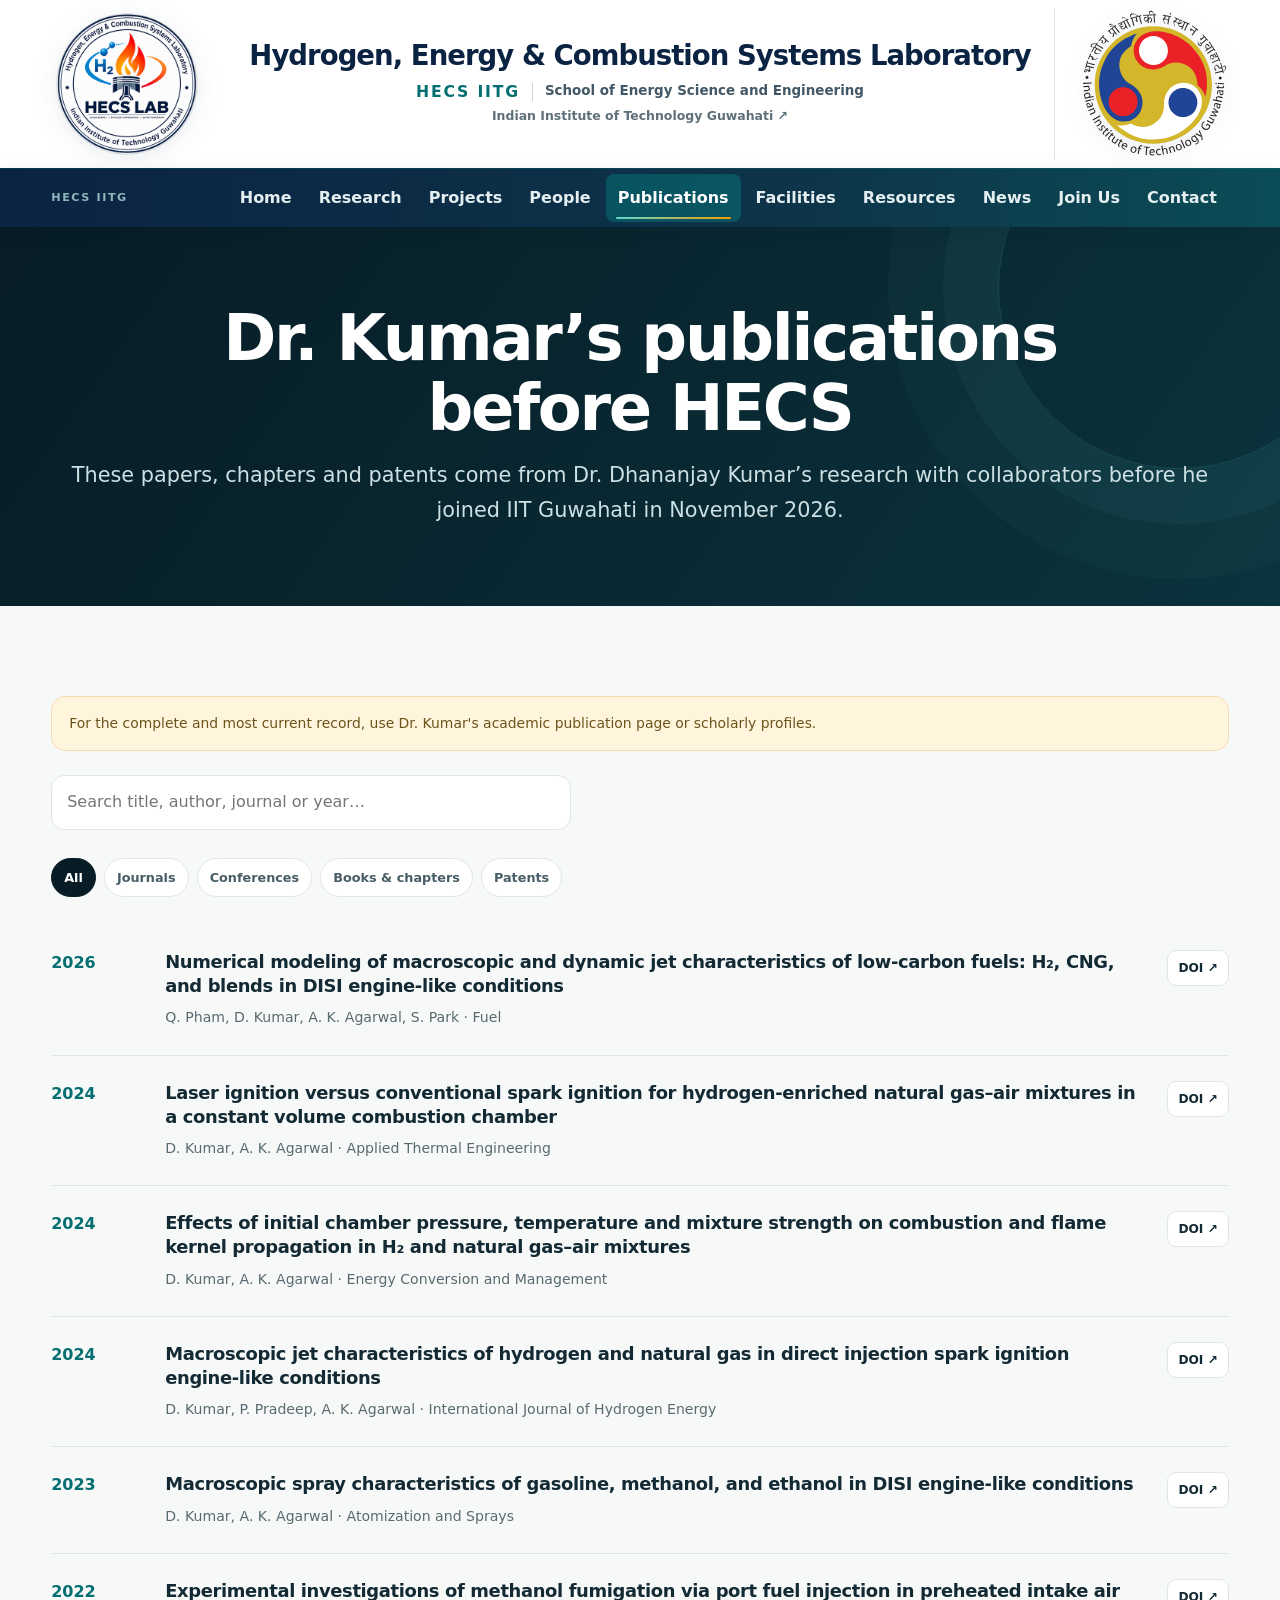
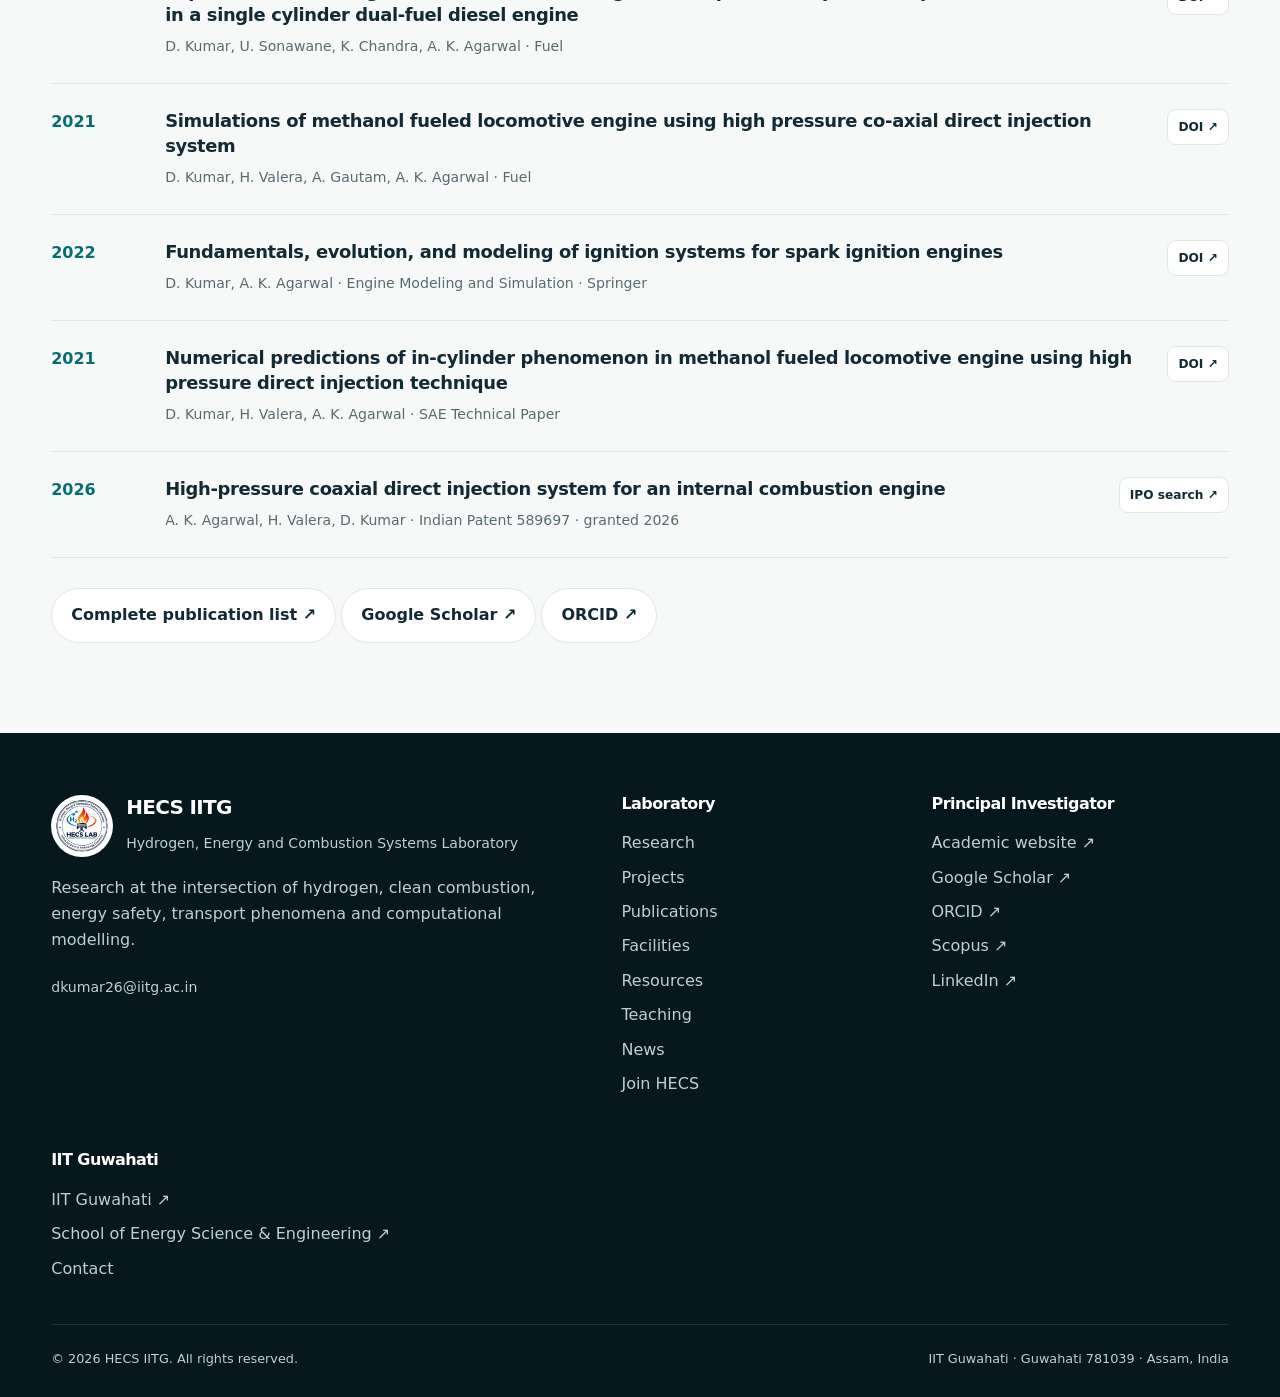
<file: publications.html>
<!doctype html><html lang="en"><head>
<meta charset="utf-8">
<meta name="viewport" content="width=device-width,initial-scale=1">
<meta name="theme-color" content="#071c25">
<meta name="description" content="Selected journal papers, conference papers, book chapters and patents from the founding PI of HECS IITG.">
<title>Publications | HECS IITG</title>
<link rel="canonical" href="https://hecs-iitg.github.io/publications">
<meta property="og:url" content="https://hecs-iitg.github.io/publications">
<meta property="og:site_name" content="HECS IITG">
<meta property="og:title" content="Publications | HECS IITG">
<meta property="og:description" content="Selected journal papers, conference papers, book chapters and patents from the founding PI of HECS IITG.">
<meta property="og:type" content="website">
<meta property="og:image" content="https://hecs-iitg.github.io/hecs-iitg-social-preview-1200x630.png">
<meta property="og:image:width" content="1200">
<meta property="og:image:height" content="630">
<meta property="og:image:alt" content="HECS IITG — Hydrogen, Energy and Combustion Systems Laboratory, IIT Guwahati">
<meta name="twitter:card" content="summary_large_image">
<meta name="twitter:title" content="Publications | HECS IITG">
<meta name="twitter:description" content="Selected journal papers, conference papers, book chapters and patents from the founding PI of HECS IITG.">
<meta name="twitter:image" content="https://hecs-iitg.github.io/hecs-iitg-social-preview-1200x630.png">
<link rel="icon" href="favicon.ico" sizes="any">
<link rel="icon" href="favicon-32x32.png" sizes="32x32" type="image/png">
<link rel="apple-touch-icon" href="apple-touch-icon.png">
<link rel="manifest" href="site.webmanifest">
<link rel="stylesheet" href="style.css?v=86090241f0">
</head><body><a class="skip-link" href="#main">Skip to content</a>
<header class="site-header">
<div class="lab-masthead">
<div class="container lab-masthead-inner">
<a class="lab-emblem-link" href="/" aria-label="HECS IITG home">
<img class="lab-emblem" src="hecs-logo-seal-20260908.png" alt="" width="320" height="320">
</a>
<div class="lab-identity">
<div class="lab-title">Hydrogen, Energy &amp; Combustion Systems Laboratory</div>
<div class="lab-meta-line">
<strong class="lab-acronym">HECS IITG</strong>
<span class="lab-divider" aria-hidden="true"></span>
<span class="lab-school">School of Energy Science and Engineering</span>
</div>
<a class="lab-institute" href="https://www.iitg.ac.in/" target="_blank" rel="noreferrer">Indian Institute of Technology Guwahati &#8599;</a>
</div>
<a class="iitg-brand-link" href="https://www.iitg.ac.in/" target="_blank" rel="noreferrer" aria-label="Indian Institute of Technology Guwahati website">
<img class="iitg-brand" src="logo_IITG/IIT_Guwahati_idFJ5xOu5H_1.svg" alt="Indian Institute of Technology Guwahati" width="152" height="152">
</a>
</div>
</div>
<div class="lab-navrow">
<div class="container lab-nav-inner">
<span class="nav-tag">HECS IITG</span>
<nav class="nav-links" aria-label="Primary navigation"><a href="/">Home</a><a href="research">Research</a><a href="projects">Projects</a><a href="people">People</a><a href="publications" class="active">Publications</a><a href="facilities">Facilities</a><a href="resources">Resources</a><a href="news">News</a><a href="opportunities">Join Us</a><a href="contact">Contact</a></nav>
<button class="menu-toggle" aria-label="Toggle navigation" aria-expanded="false">Menu</button>
</div>
</div>
</header><section class="page-hero"><div class="container"><h1>Dr. Kumar’s publications before HECS</h1><p class="lead">These papers, chapters and patents come from Dr. Dhananjay Kumar’s research with collaborators before he joined IIT Guwahati in November 2026.</p></div></section><main id="main"><section class="section"><div class="container"><div class="notice">For the complete and most current record, use Dr. Kumar's academic publication page or scholarly profiles. </div><div class="search-wrap"><input id="pub-search" type="search" placeholder="Search title, author, journal or year…" aria-label="Search publications"></div><div class="filters"><button class="filter-btn active" data-filter="all" aria-pressed="true">All</button><button class="filter-btn" data-filter="journal" aria-pressed="false">Journals</button><button class="filter-btn" data-filter="conference" aria-pressed="false">Conferences</button><button class="filter-btn" data-filter="book" aria-pressed="false">Books & chapters</button><button class="filter-btn" data-filter="patent" aria-pressed="false">Patents</button></div><div id="pub-empty" class="pub-empty" hidden>No publications match this filter. Try “All”, or clear the search box.</div>
<div class="pub-list"><div class="pub-item" data-type="journal"><div class="pub-year">2026</div><div><h3>Numerical modeling of macroscopic and dynamic jet characteristics of low-carbon fuels: H₂, CNG, and blends in DISI engine-like conditions</h3><div class="pub-meta">Q. Pham, D. Kumar, A. K. Agarwal, S. Park · Fuel</div></div><div class="pub-actions"><a class="pub-link" href="https://doi.org/10.1016/j.fuel.2025.138144" target="_blank" rel="noreferrer">DOI ↗</a></div></div><div class="pub-item" data-type="journal"><div class="pub-year">2024</div><div><h3>Laser ignition versus conventional spark ignition for hydrogen-enriched natural gas–air mixtures in a constant volume combustion chamber</h3><div class="pub-meta">D. Kumar, A. K. Agarwal · Applied Thermal Engineering</div></div><div class="pub-actions"><a class="pub-link" href="https://doi.org/10.1016/j.applthermaleng.2024.123988" target="_blank" rel="noreferrer">DOI ↗</a></div></div><div class="pub-item" data-type="journal"><div class="pub-year">2024</div><div><h3>Effects of initial chamber pressure, temperature and mixture strength on combustion and flame kernel propagation in H₂ and natural gas–air mixtures</h3><div class="pub-meta">D. Kumar, A. K. Agarwal · Energy Conversion and Management</div></div><div class="pub-actions"><a class="pub-link" href="https://doi.org/10.1016/j.enconman.2024.118654" target="_blank" rel="noreferrer">DOI ↗</a></div></div><div class="pub-item" data-type="journal"><div class="pub-year">2024</div><div><h3>Macroscopic jet characteristics of hydrogen and natural gas in direct injection spark ignition engine-like conditions</h3><div class="pub-meta">D. Kumar, P. Pradeep, A. K. Agarwal · International Journal of Hydrogen Energy</div></div><div class="pub-actions"><a class="pub-link" href="https://doi.org/10.1016/j.ijhydene.2024.07.026" target="_blank" rel="noreferrer">DOI ↗</a></div></div><div class="pub-item" data-type="journal"><div class="pub-year">2023</div><div><h3>Macroscopic spray characteristics of gasoline, methanol, and ethanol in DISI engine-like conditions</h3><div class="pub-meta">D. Kumar, A. K. Agarwal · Atomization and Sprays</div></div><div class="pub-actions"><a class="pub-link" href="https://dx.doi.org/10.1615/AtomizSpr.2023046258" target="_blank" rel="noreferrer">DOI ↗</a></div></div><div class="pub-item" data-type="journal"><div class="pub-year">2022</div><div><h3>Experimental investigations of methanol fumigation via port fuel injection in preheated intake air in a single cylinder dual-fuel diesel engine</h3><div class="pub-meta">D. Kumar, U. Sonawane, K. Chandra, A. K. Agarwal · Fuel</div></div><div class="pub-actions"><a class="pub-link" href="https://doi.org/10.1016/j.fuel.2022.124340" target="_blank" rel="noreferrer">DOI &#8599;</a></div></div><div class="pub-item" data-type="journal"><div class="pub-year">2021</div><div><h3>Simulations of methanol fueled locomotive engine using high pressure co-axial direct injection system</h3><div class="pub-meta">D. Kumar, H. Valera, A. Gautam, A. K. Agarwal · Fuel</div></div><div class="pub-actions"><a class="pub-link" href="https://doi.org/10.1016/j.fuel.2021.120231" target="_blank" rel="noreferrer">DOI &#8599;</a></div></div><div class="pub-item" data-type="book"><div class="pub-year">2022</div><div><h3>Fundamentals, evolution, and modeling of ignition systems for spark ignition engines</h3><div class="pub-meta">D. Kumar, A. K. Agarwal · Engine Modeling and Simulation · Springer</div></div><div class="pub-actions"><a class="pub-link" href="https://doi.org/10.1007/978-981-16-8618-4_9" target="_blank" rel="noreferrer">DOI &#8599;</a></div></div><div class="pub-item" data-type="conference"><div class="pub-year">2021</div><div><h3>Numerical predictions of in-cylinder phenomenon in methanol fueled locomotive engine using high pressure direct injection technique</h3><div class="pub-meta">D. Kumar, H. Valera, A. K. Agarwal · SAE Technical Paper</div></div><div class="pub-actions"><a class="pub-link" href="https://doi.org/10.4271/2021-01-0492" target="_blank" rel="noreferrer">DOI &#8599;</a></div></div><div class="pub-item" data-type="patent"><div class="pub-year">2026</div><div><h3>High-pressure coaxial direct injection system for an internal combustion engine</h3><div class="pub-meta">A. K. Agarwal, H. Valera, D. Kumar · Indian Patent 589697 · granted 2026</div></div><div class="pub-actions"><a class="pub-link" href="https://iprsearch.ipindia.gov.in/PublicSearch/" target="_blank" rel="noreferrer">IPO search &#8599;</a></div></div></div><div style="margin-top:30px"><a class="btn btn-light" href="https://dhkrnl.github.io/publications/" target="_blank" rel="noreferrer">Complete publication list &#8599;</a> <a class="btn btn-light" href="https://scholar.google.com/citations?user=kYDGsMAAAAAJ" target="_blank" rel="noreferrer">Google Scholar &#8599;</a> <a class="btn btn-light" href="https://orcid.org/0000-0003-1167-9672" target="_blank" rel="noreferrer">ORCID &#8599;</a></div></div></section></main><footer>
<div class="container">
<div class="footer-grid">
<div>
<div class="footer-logo footer-brand">
<img src="hecs-logo-seal-20260908.png" alt="" width="128" height="128">
<div><h3>HECS IITG</h3><div class="small">Hydrogen, Energy and Combustion Systems Laboratory</div></div>
</div>
<p>Research at the intersection of hydrogen, clean combustion, energy safety, transport phenomena and computational modelling.</p>
<p class="small"><a href="mailto:dkumar26@iitg.ac.in">dkumar26@iitg.ac.in</a></p>
</div>
<div>
<h4>Laboratory</h4>
<a href="research">Research</a>
<a href="projects">Projects</a>
<a href="publications">Publications</a>
<a href="facilities">Facilities</a>
<a href="resources">Resources</a>
<a href="teaching">Teaching</a>
<a href="news">News</a>
<a href="opportunities">Join HECS</a>
</div>
<div>
<h4>Principal Investigator</h4>
<a href="https://dhkrnl.github.io/" target="_blank" rel="noreferrer">Academic website &#8599;</a>
<a href="https://scholar.google.com/citations?user=kYDGsMAAAAAJ" target="_blank" rel="noreferrer">Google Scholar &#8599;</a>
<a href="https://orcid.org/0000-0003-1167-9672" target="_blank" rel="noreferrer">ORCID &#8599;</a>
<a href="https://www.scopus.com/authid/detail.uri?authorId=57218117181" target="_blank" rel="noreferrer">Scopus &#8599;</a>
<a href="https://www.linkedin.com/in/dhkrnl" target="_blank" rel="noreferrer">LinkedIn &#8599;</a>
</div>
<div>
<h4>IIT Guwahati</h4>
<a href="https://www.iitg.ac.in/" target="_blank" rel="noreferrer">IIT Guwahati &#8599;</a>
<a href="https://www.iitg.ac.in/ceer/" target="_blank" rel="noreferrer">School of Energy Science &amp; Engineering &#8599;</a>
<a href="contact">Contact</a>
</div>
</div>
<div class="footer-bottom">
<span>&copy; <span data-year>2026</span> HECS IITG. All rights reserved.</span>
<span>IIT Guwahati &middot; Guwahati 781039 &middot; Assam, India</span>
</div>
</div>
</footer><script src="main.js?v=13bdd64af9" defer></script></body></html>
</file>
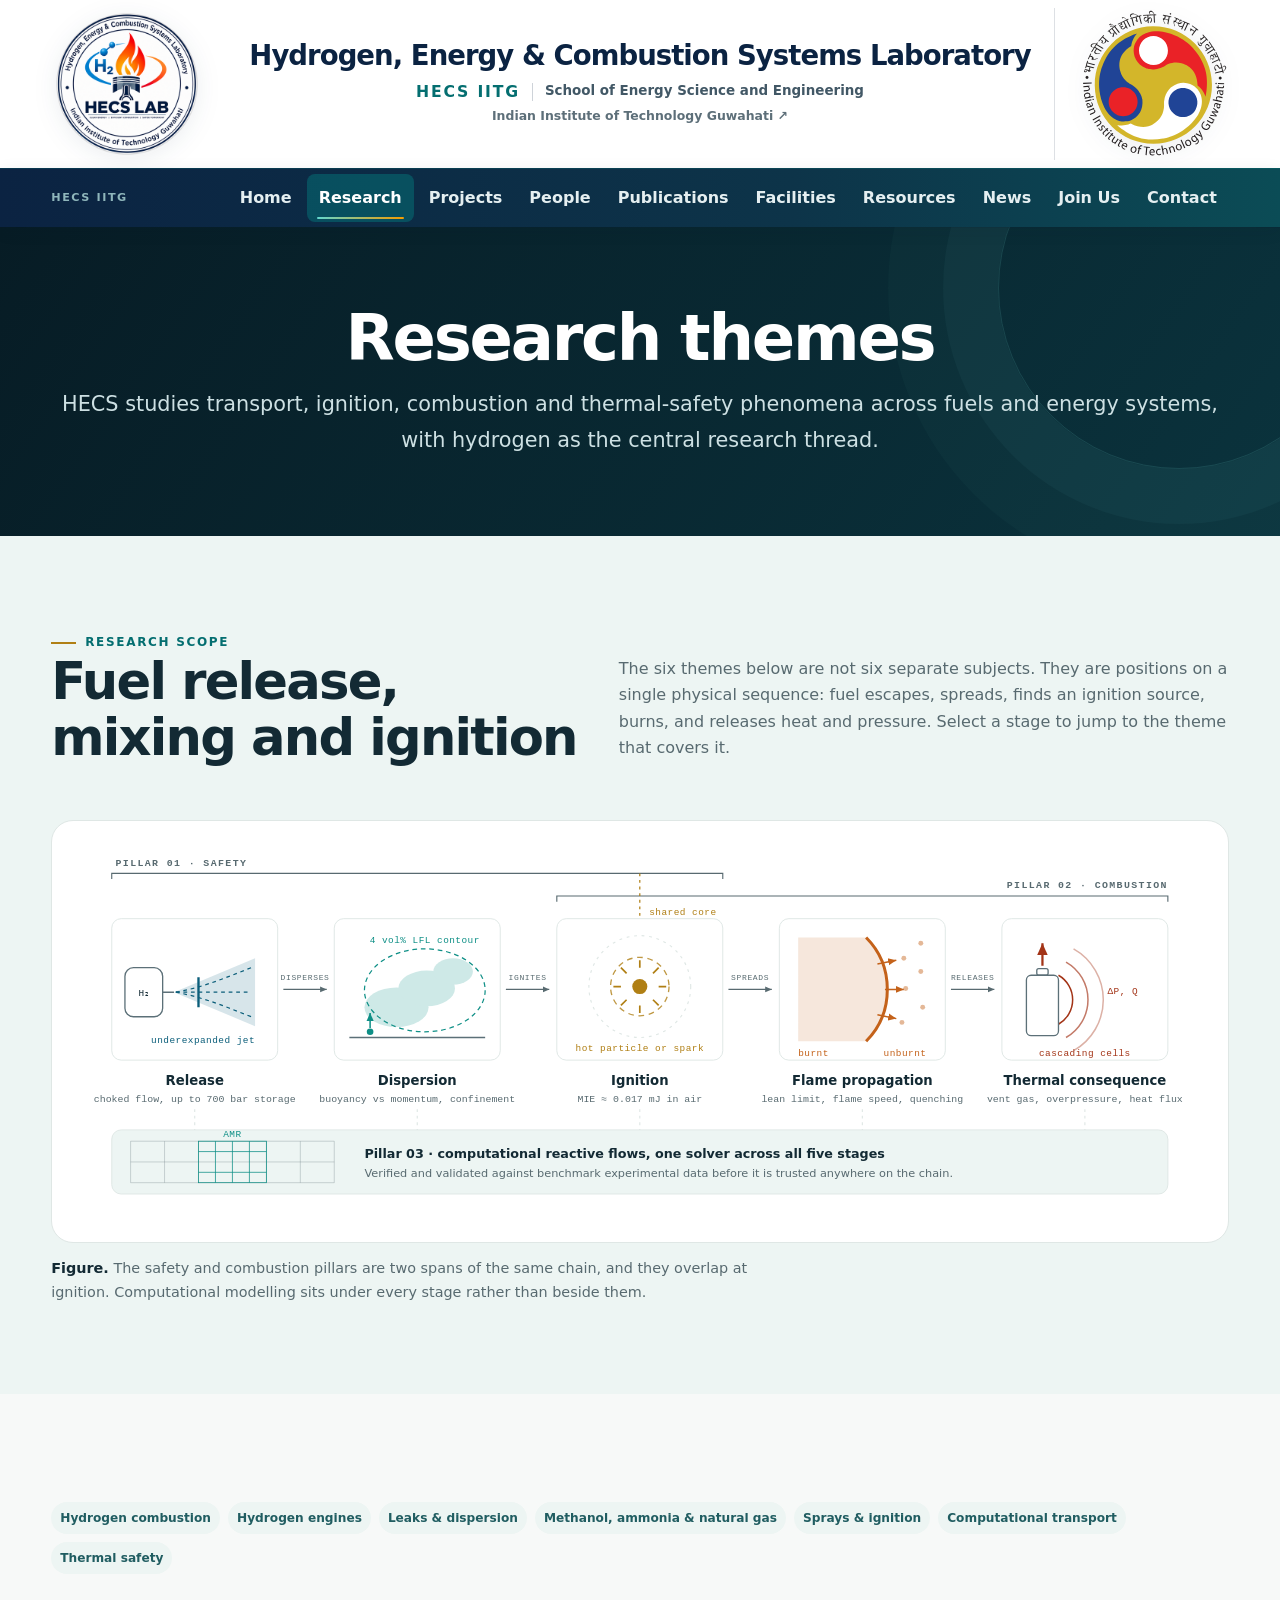
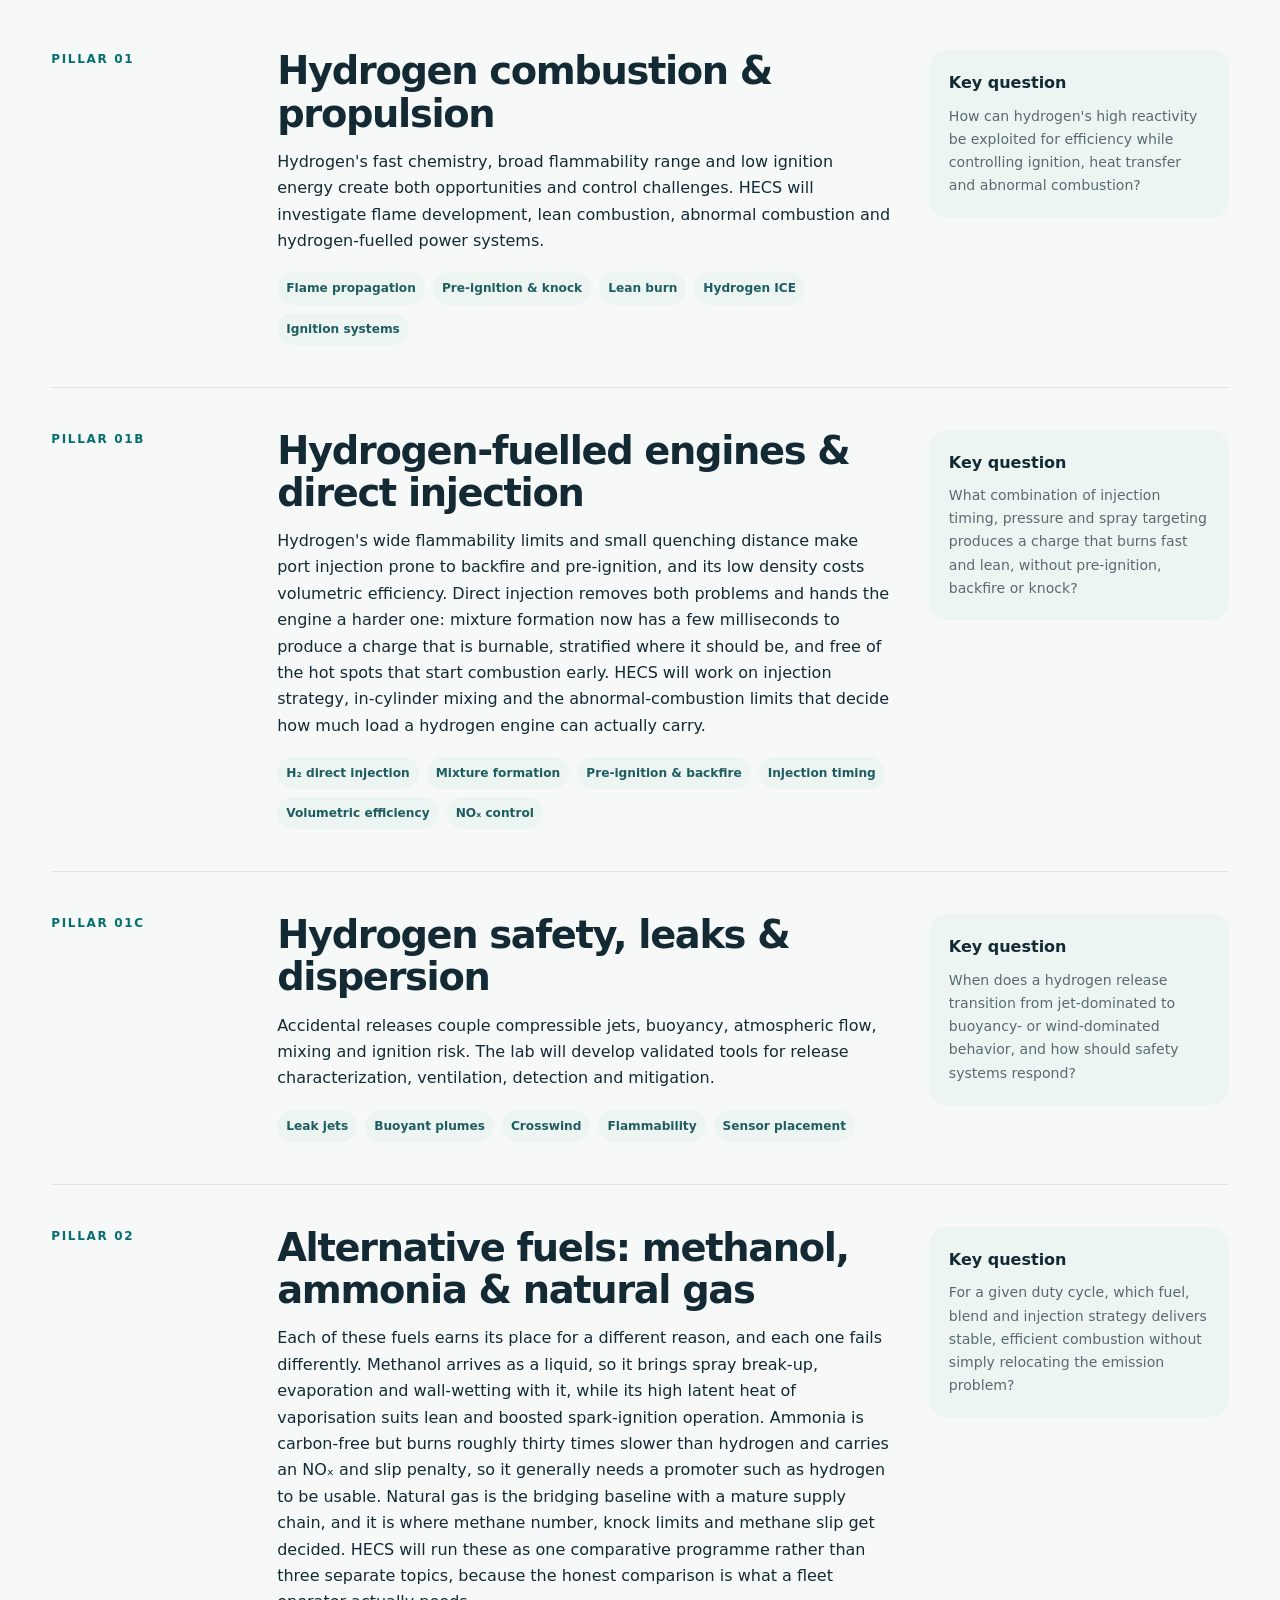
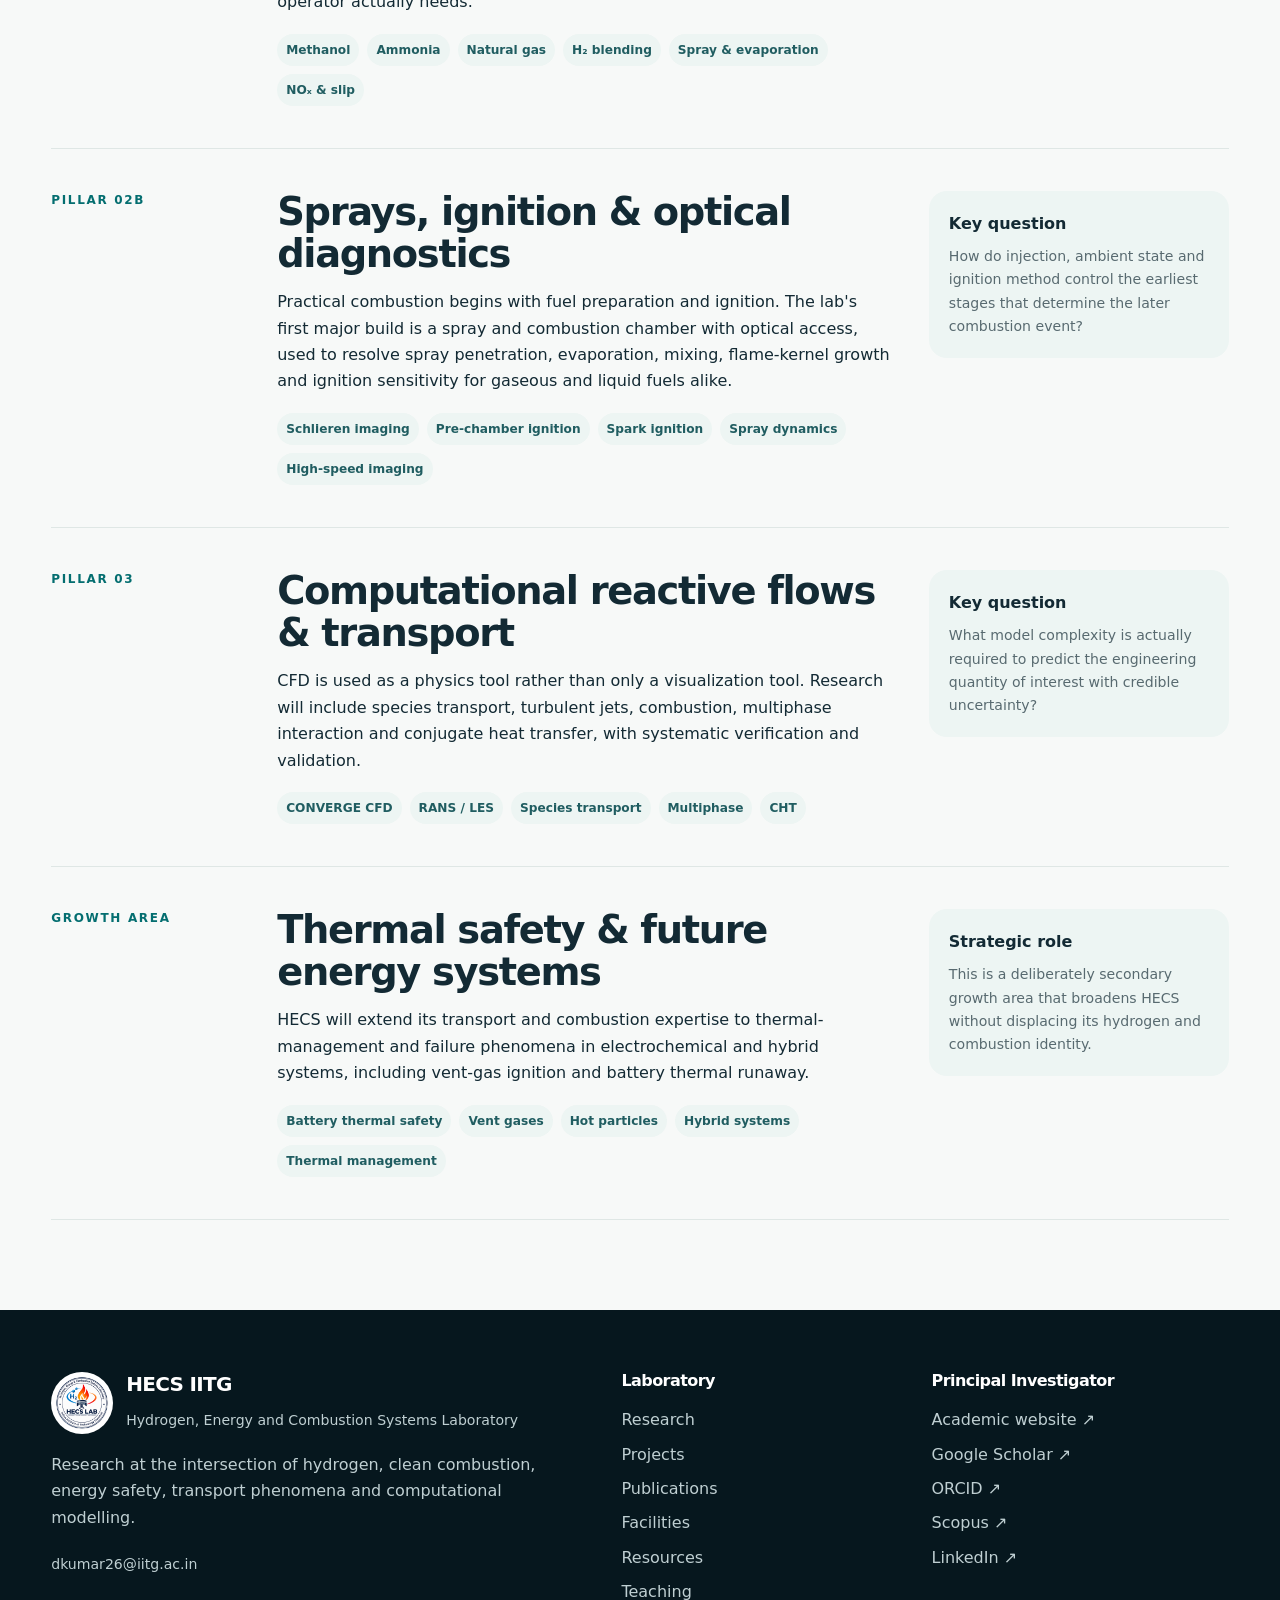
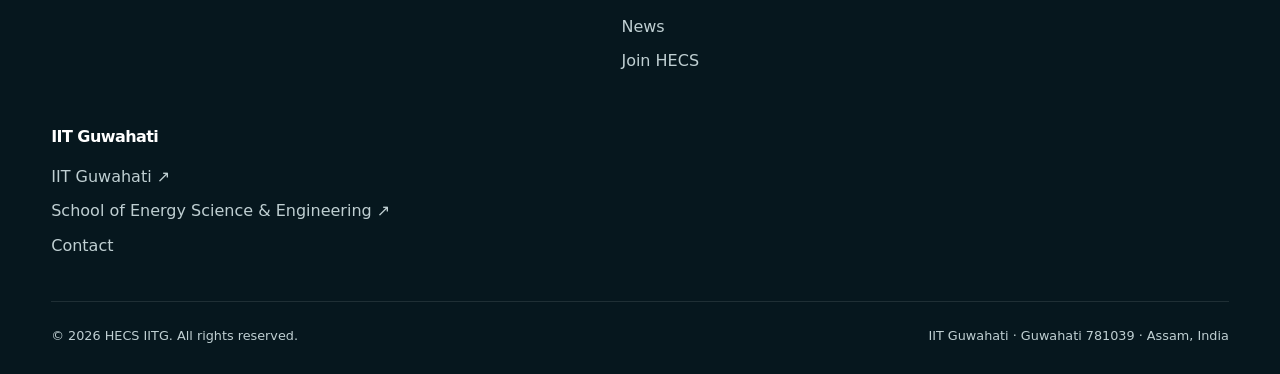
<file: research.html>
<!doctype html><html lang="en"><head>
<meta charset="utf-8">
<meta name="viewport" content="width=device-width,initial-scale=1">
<meta name="theme-color" content="#071c25">
<meta name="description" content="Research themes at HECS IITG: hydrogen combustion, hydrogen direct-injection engines, leak dispersion and safety, methanol, ammonia and natural gas, sprays and ignition, computational reactive flows and thermal safety.">
<title>Research | HECS IITG</title>
<link rel="canonical" href="https://hecs-iitg.github.io/research">
<meta property="og:url" content="https://hecs-iitg.github.io/research">
<meta property="og:site_name" content="HECS IITG">
<meta property="og:title" content="Research | HECS IITG">
<meta property="og:description" content="Research themes at HECS IITG: hydrogen combustion, hydrogen direct-injection engines, leak dispersion and safety, methanol, ammonia and natural gas, sprays and ignition, computational reactive flows and thermal safety.">
<meta property="og:type" content="website">
<meta property="og:image" content="https://hecs-iitg.github.io/hecs-iitg-social-preview-1200x630.png">
<meta property="og:image:width" content="1200">
<meta property="og:image:height" content="630">
<meta property="og:image:alt" content="HECS IITG — Hydrogen, Energy and Combustion Systems Laboratory, IIT Guwahati">
<meta name="twitter:card" content="summary_large_image">
<meta name="twitter:title" content="Research | HECS IITG">
<meta name="twitter:description" content="Research themes at HECS IITG: hydrogen combustion, hydrogen direct-injection engines, leak dispersion and safety, methanol, ammonia and natural gas, sprays and ignition, computational reactive flows and thermal safety.">
<meta name="twitter:image" content="https://hecs-iitg.github.io/hecs-iitg-social-preview-1200x630.png">
<link rel="icon" href="favicon.ico" sizes="any">
<link rel="icon" href="favicon-32x32.png" sizes="32x32" type="image/png">
<link rel="apple-touch-icon" href="apple-touch-icon.png">
<link rel="manifest" href="site.webmanifest">
<link rel="stylesheet" href="style.css?v=86090241f0">
</head><body><a class="skip-link" href="#main">Skip to content</a>
<header class="site-header">
<div class="lab-masthead">
<div class="container lab-masthead-inner">
<a class="lab-emblem-link" href="/" aria-label="HECS IITG home">
<img class="lab-emblem" src="hecs-logo-seal-20260908.png" alt="" width="320" height="320">
</a>
<div class="lab-identity">
<div class="lab-title">Hydrogen, Energy &amp; Combustion Systems Laboratory</div>
<div class="lab-meta-line">
<strong class="lab-acronym">HECS IITG</strong>
<span class="lab-divider" aria-hidden="true"></span>
<span class="lab-school">School of Energy Science and Engineering</span>
</div>
<a class="lab-institute" href="https://www.iitg.ac.in/" target="_blank" rel="noreferrer">Indian Institute of Technology Guwahati &#8599;</a>
</div>
<a class="iitg-brand-link" href="https://www.iitg.ac.in/" target="_blank" rel="noreferrer" aria-label="Indian Institute of Technology Guwahati website">
<img class="iitg-brand" src="logo_IITG/IIT_Guwahati_idFJ5xOu5H_1.svg" alt="Indian Institute of Technology Guwahati" width="152" height="152">
</a>
</div>
</div>
<div class="lab-navrow">
<div class="container lab-nav-inner">
<span class="nav-tag">HECS IITG</span>
<nav class="nav-links" aria-label="Primary navigation"><a href="/">Home</a><a href="research" class="active">Research</a><a href="projects">Projects</a><a href="people">People</a><a href="publications">Publications</a><a href="facilities">Facilities</a><a href="resources">Resources</a><a href="news">News</a><a href="opportunities">Join Us</a><a href="contact">Contact</a></nav>
<button class="menu-toggle" aria-label="Toggle navigation" aria-expanded="false">Menu</button>
</div>
</div>
</header><section class="page-hero"><div class="container"><h1>Research themes</h1><p class="lead">HECS studies transport, ignition, combustion and thermal-safety phenomena across fuels and energy systems, with hydrogen as the central research thread.</p></div></section><main id="main">
<section class="section section-soft" id="scope"><div class="container"><div class="section-head"><div><span class="eyebrow">Research scope</span><h2>Fuel release, mixing and ignition</h2></div><p class="muted">The six themes below are not six separate subjects. They are positions on a single physical sequence: fuel escapes, spreads, finds an ignition source, burns, and releases heat and pressure. Select a stage to jump to the theme that covers it.</p></div>
<figure class="sc-fig"><div class="sc-scroll"><svg viewBox="0 0 1200 400" role="img" aria-label="A five stage chain: release, dispersion, ignition, flame propagation and thermal consequence, spanned by two research pillars that overlap at ignition and underpinned by computational reactive flow modelling.">
<defs>
<marker id="scArM" class="sc-mkm" viewBox="0 0 10 10" refX="9" refY="5" markerWidth="6" markerHeight="6" orient="auto-start-reverse"><path d="M0,1 L9,5 L0,9 z"></path></marker>
<marker id="scAr2" class="sc-mk2" viewBox="0 0 10 10" refX="9" refY="5" markerWidth="6" markerHeight="6" orient="auto-start-reverse"><path d="M0,1 L9,5 L0,9 z"></path></marker>
<marker id="scAr4" class="sc-mk4" viewBox="0 0 10 10" refX="9" refY="5" markerWidth="6" markerHeight="6" orient="auto-start-reverse"><path d="M0,1 L9,5 L0,9 z"></path></marker>
<marker id="scAr5" class="sc-mk5" viewBox="0 0 10 10" refX="9" refY="5" markerWidth="6" markerHeight="6" orient="auto-start-reverse"><path d="M0,1 L9,5 L0,9 z"></path></marker>
</defs>
<path class="sc-rule" d="M40,34 L40,28 L688,28 L688,34"></path>
<text class="sc-pillar" x="44" y="20">PILLAR 01 &#183; SAFETY</text>
<path class="sc-rule" d="M512,58 L512,52 L1160,52 L1160,58"></path>
<text class="sc-pillar" x="1160" y="44" text-anchor="end">PILLAR 02 &#183; COMBUSTION</text>
<line class="sc-k3" x1="600" y1="28" x2="600" y2="76" stroke-dasharray="3 4" stroke-width="1.3"></line>
<text class="sc-lbl sc-f3" x="610" y="72">shared core</text>
<g class="sc-flowline">
<line x1="222" y1="151" x2="268" y2="151" marker-end="url(#scArM)"></line>
<line x1="458" y1="151" x2="504" y2="151" marker-end="url(#scArM)"></line>
<line x1="694" y1="151" x2="740" y2="151" marker-end="url(#scArM)"></line>
<line x1="930" y1="151" x2="976" y2="151" marker-end="url(#scArM)"></line>
</g>
<text class="sc-flow" x="245" y="141" text-anchor="middle">disperses</text>
<text class="sc-flow" x="481" y="141" text-anchor="middle">ignites</text>
<text class="sc-flow" x="717" y="141" text-anchor="middle">spreads</text>
<text class="sc-flow" x="953" y="141" text-anchor="middle">releases</text>

<a class="sc-stage" href="#leaks" aria-label="Stage 1, release. Go to hydrogen safety, leaks and dispersion.">
<g transform="translate(40,76)">
<rect class="sc-boxbg" x="0" y="0" width="176" height="150" rx="10"></rect>
<polygon class="sc-f1" points="66,78 152,42 152,114" opacity=".16"></polygon>
<g class="sc-k1 sc-dash"><path d="M68,78 C100,72 122,62 148,52"></path><path d="M68,78 L148,78"></path><path d="M68,78 C100,84 122,94 148,104"></path></g>
<line class="sc-k1" x1="92" y1="62" x2="92" y2="94" stroke-width="2.5"></line>
<rect class="sc-wire" x="14" y="52" width="40" height="52" rx="9"></rect>
<text class="sc-lbl sc-ink" x="34" y="82" text-anchor="middle">H&#8322;</text>
<line class="sc-wire" x1="54" y1="78" x2="66" y2="78" stroke-width="3"></line>
<text class="sc-lbl sc-f1" x="152" y="132" text-anchor="end">underexpanded jet</text>
<rect class="sc-hit" x="0" y="0" width="176" height="150" rx="10"></rect>
</g>
<text class="sc-name" x="128" y="252" text-anchor="middle">Release</text>
<text class="sc-metric" x="128" y="270" text-anchor="middle">choked flow, up to 700 bar storage</text>
</a>

<a class="sc-stage" href="#leaks" aria-label="Stage 2, dispersion. Go to hydrogen safety, leaks and dispersion.">
<g transform="translate(276,76)">
<rect class="sc-boxbg" x="0" y="0" width="176" height="150" rx="10"></rect>
<g class="sc-f2" opacity=".2"><ellipse cx="66" cy="94" rx="34" ry="21"></ellipse><ellipse cx="98" cy="74" rx="30" ry="19"></ellipse><ellipse cx="126" cy="56" rx="21" ry="14"></ellipse></g>
<ellipse class="sc-k2" cx="96" cy="76" rx="64" ry="44" fill="none" stroke-width="1.3" stroke-dasharray="5 4"></ellipse>
<text class="sc-lbl sc-f2" x="96" y="26" text-anchor="middle">4 vol% LFL contour</text>
<line class="sc-wire" x1="16" y1="126" x2="160" y2="126"></line>
<circle class="sc-f2" cx="38" cy="120" r="3.5"></circle>
<line class="sc-k2" x1="38" y1="116" x2="38" y2="100" stroke-width="1.6" marker-end="url(#scAr2)"></line>
<rect class="sc-hit" x="0" y="0" width="176" height="150" rx="10"></rect>
</g>
<text class="sc-name" x="364" y="252" text-anchor="middle">Dispersion</text>
<text class="sc-metric" x="364" y="270" text-anchor="middle">buoyancy vs momentum, confinement</text>
</a>

<a class="sc-stage" href="#sprays" aria-label="Stage 3, ignition. Go to sprays, ignition and optical diagnostics.">
<g transform="translate(512,76)">
<rect class="sc-boxbg" x="0" y="0" width="176" height="150" rx="10"></rect>
<circle class="sc-faint" cx="88" cy="72" r="54" fill="none" stroke-dasharray="3 5"></circle>
<circle class="sc-k3" cx="88" cy="72" r="31" fill="none" stroke-width="1.4" stroke-dasharray="6 5" opacity=".8"></circle>
<g class="sc-k3" stroke-width="1.8"><line x1="88" y1="52" x2="88" y2="44"></line><line x1="88" y1="92" x2="88" y2="100"></line><line x1="68" y1="72" x2="60" y2="72"></line><line x1="108" y1="72" x2="116" y2="72"></line><line x1="74" y1="58" x2="68" y2="52"></line><line x1="102" y1="86" x2="108" y2="92"></line><line x1="102" y1="58" x2="108" y2="52"></line><line x1="74" y1="86" x2="68" y2="92"></line></g>
<circle class="sc-f3" cx="88" cy="72" r="8"></circle>
<text class="sc-lbl sc-f3" x="88" y="140" text-anchor="middle">hot particle or spark</text>
<rect class="sc-hit" x="0" y="0" width="176" height="150" rx="10"></rect>
</g>
<text class="sc-name" x="600" y="252" text-anchor="middle">Ignition</text>
<text class="sc-metric" x="600" y="270" text-anchor="middle">MIE &#8776; 0.017 mJ in air</text>
</a>

<a class="sc-stage" href="#hydrogen" aria-label="Stage 4, flame propagation. Go to hydrogen combustion and propulsion.">
<g transform="translate(748,76)">
<rect class="sc-boxbg" x="0" y="0" width="176" height="150" rx="10"></rect>
<path class="sc-f4" d="M92,20 C122,50 122,100 92,130 L20,130 L20,20 Z" opacity=".15"></path>
<path class="sc-k4" d="M92,20 C122,50 122,100 92,130" fill="none" stroke-width="3.2"></path>
<g class="sc-f4" opacity=".45"><circle cx="132" cy="42" r="2.6"></circle><circle cx="150" cy="56" r="2.6"></circle><circle cx="134" cy="74" r="2.6"></circle><circle cx="152" cy="94" r="2.6"></circle><circle cx="130" cy="110" r="2.6"></circle><circle cx="150" cy="26" r="2.6"></circle></g>
<g class="sc-k4" stroke-width="1.6"><line x1="104" y1="48" x2="124" y2="44" marker-end="url(#scAr4)"></line><line x1="112" y1="75" x2="132" y2="75" marker-end="url(#scAr4)"></line><line x1="104" y1="102" x2="124" y2="106" marker-end="url(#scAr4)"></line></g>
<text class="sc-lbl sc-f4" x="20" y="146">burnt</text>
<text class="sc-lbl sc-f4" x="156" y="146" text-anchor="end">unburnt</text>
<rect class="sc-hit" x="0" y="0" width="176" height="150" rx="10"></rect>
</g>
<text class="sc-name" x="836" y="252" text-anchor="middle">Flame propagation</text>
<text class="sc-metric" x="836" y="270" text-anchor="middle">lean limit, flame speed, quenching</text>
</a>

<a class="sc-stage" href="#thermal" aria-label="Stage 5, thermal consequence. Go to thermal safety and future energy systems.">
<g transform="translate(984,76)">
<rect class="sc-boxbg" x="0" y="0" width="176" height="150" rx="10"></rect>
<g class="sc-k5" fill="none" stroke-width="1.6"><path d="M60,60 A30,30 0 0 1 60,112"></path><path d="M68,46 A46,46 0 0 1 68,126" opacity=".65"></path><path d="M76,32 A62,62 0 0 1 76,140" opacity=".38"></path></g>
<rect class="sc-wire" x="26" y="60" width="34" height="64" rx="5"></rect>
<rect class="sc-wire" x="37" y="53" width="12" height="7" rx="2"></rect>
<line class="sc-k5" x1="43" y1="50" x2="43" y2="26" stroke-width="2.4" marker-end="url(#scAr5)"></line>
<text class="sc-lbl sc-f5" x="112" y="80">&#916;P, Q</text>
<text class="sc-lbl sc-f5" x="88" y="146" text-anchor="middle">cascading cells</text>
<rect class="sc-hit" x="0" y="0" width="176" height="150" rx="10"></rect>
</g>
<text class="sc-name" x="1072" y="252" text-anchor="middle">Thermal consequence</text>
<text class="sc-metric" x="1072" y="270" text-anchor="middle">vent gas, overpressure, heat flux</text>
</a>

<g class="sc-tick"><line x1="128" y1="278" x2="128" y2="300"></line><line x1="364" y1="278" x2="364" y2="300"></line><line x1="600" y1="278" x2="600" y2="300"></line><line x1="836" y1="278" x2="836" y2="300"></line><line x1="1072" y1="278" x2="1072" y2="300"></line></g>
<a class="sc-band" href="#cfd" aria-label="Computational reactive flows and transport, the method underpinning all five stages.">
<rect class="sc-bandbg" x="40" y="300" width="1120" height="68" rx="10"></rect>
<g class="sc-mesh"><line x1="60" y1="312" x2="60" y2="356"></line><line x1="96" y1="312" x2="96" y2="356"></line><line x1="132" y1="312" x2="132" y2="356"></line><line x1="204" y1="312" x2="204" y2="356"></line><line x1="240" y1="312" x2="240" y2="356"></line><line x1="276" y1="312" x2="276" y2="356"></line><line x1="60" y1="312" x2="276" y2="312"></line><line x1="60" y1="334" x2="276" y2="334"></line><line x1="60" y1="356" x2="276" y2="356"></line></g>
<g class="sc-amr"><line x1="150" y1="312" x2="150" y2="356"></line><line x1="168" y1="312" x2="168" y2="356"></line><line x1="186" y1="312" x2="186" y2="356"></line><line x1="132" y1="323" x2="204" y2="323"></line><line x1="132" y1="345" x2="204" y2="345"></line><rect x="132" y="312" width="72" height="44" fill="none" stroke-width="1.2"></rect></g>
<text class="sc-lbl sc-f2" x="168" y="308" text-anchor="middle">AMR</text>
<text class="sc-bandtitle" x="308" y="330">Pillar 03 &#183; computational reactive flows, one solver across all five stages</text>
<text class="sc-bandsub" x="308" y="350">Verified and validated against benchmark experimental data before it is trusted anywhere on the chain.</text>
</a>
</svg></div>
<figcaption class="sc-cap"><strong>Figure.</strong> The safety and combustion pillars are two spans of the same chain, and they overlap at ignition. Computational modelling sits under every stage rather than beside them.</figcaption>
</figure>
</div></section>
<section class="section"><div class="container"><nav class="tag-row" aria-label="Research themes" style="margin-bottom:34px"><a class="tag" href="#hydrogen">Hydrogen combustion</a><a class="tag" href="#engines">Hydrogen engines</a><a class="tag" href="#leaks">Leaks &amp; dispersion</a><a class="tag" href="#fuels">Methanol, ammonia &amp; natural gas</a><a class="tag" href="#sprays">Sprays &amp; ignition</a><a class="tag" href="#cfd">Computational transport</a><a class="tag" href="#thermal">Thermal safety</a></nav><div class="theme-row fade" id="hydrogen"><div class="theme-index">Pillar 01</div><div><h2>Hydrogen combustion & propulsion</h2><p>Hydrogen's fast chemistry, broad flammability range and low ignition energy create both opportunities and control challenges. HECS will investigate flame development, lean combustion, abnormal combustion and hydrogen-fuelled power systems.</p><div class="tag-row"><span class="tag">Flame propagation</span><span class="tag">Pre-ignition & knock</span><span class="tag">Lean burn</span><span class="tag">Hydrogen ICE</span><span class="tag">Ignition systems</span></div></div><aside class="question-box"><strong>Key question</strong><p>How can hydrogen's high reactivity be exploited for efficiency while controlling ignition, heat transfer and abnormal combustion?</p></aside></div><div class="theme-row fade" id="engines"><div class="theme-index">Pillar 01B</div><div><h2>Hydrogen-fuelled engines &amp; direct injection</h2><p>Hydrogen's wide flammability limits and small quenching distance make port injection prone to backfire and pre-ignition, and its low density costs volumetric efficiency. Direct injection removes both problems and hands the engine a harder one: mixture formation now has a few milliseconds to produce a charge that is burnable, stratified where it should be, and free of the hot spots that start combustion early. HECS will work on injection strategy, in-cylinder mixing and the abnormal-combustion limits that decide how much load a hydrogen engine can actually carry.</p><div class="tag-row"><span class="tag">H&#8322; direct injection</span><span class="tag">Mixture formation</span><span class="tag">Pre-ignition &amp; backfire</span><span class="tag">Injection timing</span><span class="tag">Volumetric efficiency</span><span class="tag">NO&#8339; control</span></div></div><aside class="question-box"><strong>Key question</strong><p>What combination of injection timing, pressure and spray targeting produces a charge that burns fast and lean, without pre-ignition, backfire or knock?</p></aside></div><div class="theme-row fade" id="leaks"><div class="theme-index">Pillar 01C</div><div><h2>Hydrogen safety, leaks & dispersion</h2><p>Accidental releases couple compressible jets, buoyancy, atmospheric flow, mixing and ignition risk. The lab will develop validated tools for release characterization, ventilation, detection and mitigation.</p><div class="tag-row"><span class="tag">Leak jets</span><span class="tag">Buoyant plumes</span><span class="tag">Crosswind</span><span class="tag">Flammability</span><span class="tag">Sensor placement</span></div></div><aside class="question-box"><strong>Key question</strong><p>When does a hydrogen release transition from jet-dominated to buoyancy- or wind-dominated behavior, and how should safety systems respond?</p></aside></div><div class="theme-row fade" id="fuels"><div class="theme-index">Pillar 02</div><div><h2>Alternative fuels: methanol, ammonia &amp; natural gas</h2><p>Each of these fuels earns its place for a different reason, and each one fails differently. Methanol arrives as a liquid, so it brings spray break-up, evaporation and wall-wetting with it, while its high latent heat of vaporisation suits lean and boosted spark-ignition operation. Ammonia is carbon-free but burns roughly thirty times slower than hydrogen and carries an NO&#8339; and slip penalty, so it generally needs a promoter such as hydrogen to be usable. Natural gas is the bridging baseline with a mature supply chain, and it is where methane number, knock limits and methane slip get decided. HECS will run these as one comparative programme rather than three separate topics, because the honest comparison is what a fleet operator actually needs.</p><div class="tag-row"><span class="tag">Methanol</span><span class="tag">Ammonia</span><span class="tag">Natural gas</span><span class="tag">H&#8322; blending</span><span class="tag">Spray &amp; evaporation</span><span class="tag">NO&#8339; &amp; slip</span></div></div><aside class="question-box"><strong>Key question</strong><p>For a given duty cycle, which fuel, blend and injection strategy delivers stable, efficient combustion without simply relocating the emission problem?</p></aside></div><div class="theme-row fade" id="sprays"><div class="theme-index">Pillar 02B</div><div><h2>Sprays, ignition & optical diagnostics</h2><p>Practical combustion begins with fuel preparation and ignition. The lab's first major build is a spray and combustion chamber with optical access, used to resolve spray penetration, evaporation, mixing, flame-kernel growth and ignition sensitivity for gaseous and liquid fuels alike.</p><div class="tag-row"><span class="tag">Schlieren imaging</span><span class="tag">Pre-chamber ignition</span><span class="tag">Spark ignition</span><span class="tag">Spray dynamics</span><span class="tag">High-speed imaging</span></div></div><aside class="question-box"><strong>Key question</strong><p>How do injection, ambient state and ignition method control the earliest stages that determine the later combustion event?</p></aside></div><div class="theme-row fade" id="cfd"><div class="theme-index">Pillar 03</div><div><h2>Computational reactive flows & transport</h2><p>CFD is used as a physics tool rather than only a visualization tool. Research will include species transport, turbulent jets, combustion, multiphase interaction and conjugate heat transfer, with systematic verification and validation.</p><div class="tag-row"><span class="tag">CONVERGE CFD</span><span class="tag">RANS / LES</span><span class="tag">Species transport</span><span class="tag">Multiphase</span><span class="tag">CHT</span></div></div><aside class="question-box"><strong>Key question</strong><p>What model complexity is actually required to predict the engineering quantity of interest with credible uncertainty?</p></aside></div><div class="theme-row fade" id="thermal"><div class="theme-index">Growth area</div><div><h2>Thermal safety & future energy systems</h2><p>HECS will extend its transport and combustion expertise to thermal-management and failure phenomena in electrochemical and hybrid systems, including vent-gas ignition and battery thermal runaway.</p><div class="tag-row"><span class="tag">Battery thermal safety</span><span class="tag">Vent gases</span><span class="tag">Hot particles</span><span class="tag">Hybrid systems</span><span class="tag">Thermal management</span></div></div><aside class="question-box"><strong>Strategic role</strong><p>This is a deliberately secondary growth area that broadens HECS without displacing its hydrogen and combustion identity.</p></aside></div></div></section></main><footer>
<div class="container">
<div class="footer-grid">
<div>
<div class="footer-logo footer-brand">
<img src="hecs-logo-seal-20260908.png" alt="" width="128" height="128">
<div><h3>HECS IITG</h3><div class="small">Hydrogen, Energy and Combustion Systems Laboratory</div></div>
</div>
<p>Research at the intersection of hydrogen, clean combustion, energy safety, transport phenomena and computational modelling.</p>
<p class="small"><a href="mailto:dkumar26@iitg.ac.in">dkumar26@iitg.ac.in</a></p>
</div>
<div>
<h4>Laboratory</h4>
<a href="research">Research</a>
<a href="projects">Projects</a>
<a href="publications">Publications</a>
<a href="facilities">Facilities</a>
<a href="resources">Resources</a>
<a href="teaching">Teaching</a>
<a href="news">News</a>
<a href="opportunities">Join HECS</a>
</div>
<div>
<h4>Principal Investigator</h4>
<a href="https://dhkrnl.github.io/" target="_blank" rel="noreferrer">Academic website &#8599;</a>
<a href="https://scholar.google.com/citations?user=kYDGsMAAAAAJ" target="_blank" rel="noreferrer">Google Scholar &#8599;</a>
<a href="https://orcid.org/0000-0003-1167-9672" target="_blank" rel="noreferrer">ORCID &#8599;</a>
<a href="https://www.scopus.com/authid/detail.uri?authorId=57218117181" target="_blank" rel="noreferrer">Scopus &#8599;</a>
<a href="https://www.linkedin.com/in/dhkrnl" target="_blank" rel="noreferrer">LinkedIn &#8599;</a>
</div>
<div>
<h4>IIT Guwahati</h4>
<a href="https://www.iitg.ac.in/" target="_blank" rel="noreferrer">IIT Guwahati &#8599;</a>
<a href="https://www.iitg.ac.in/ceer/" target="_blank" rel="noreferrer">School of Energy Science &amp; Engineering &#8599;</a>
<a href="contact">Contact</a>
</div>
</div>
<div class="footer-bottom">
<span>&copy; <span data-year>2026</span> HECS IITG. All rights reserved.</span>
<span>IIT Guwahati &middot; Guwahati 781039 &middot; Assam, India</span>
</div>
</div>
</footer><script src="main.js?v=13bdd64af9" defer></script></body></html>
</file>
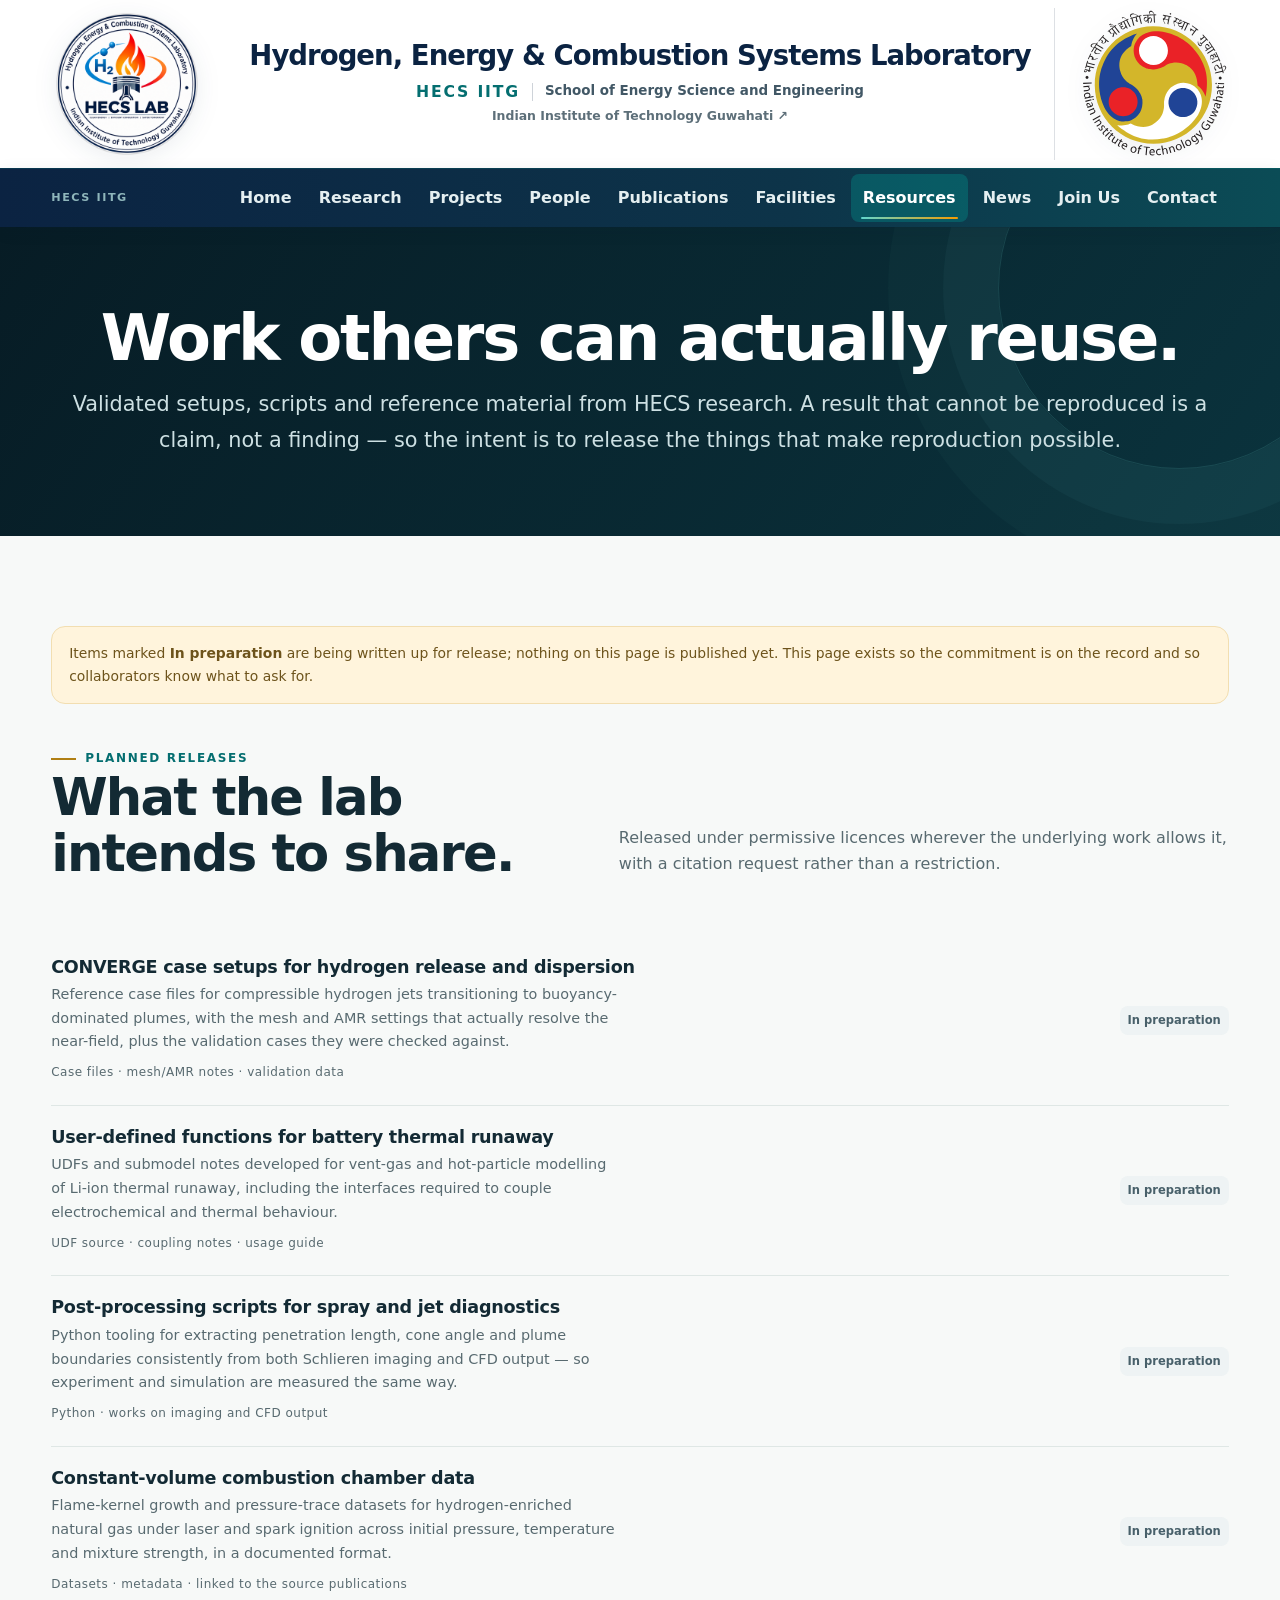
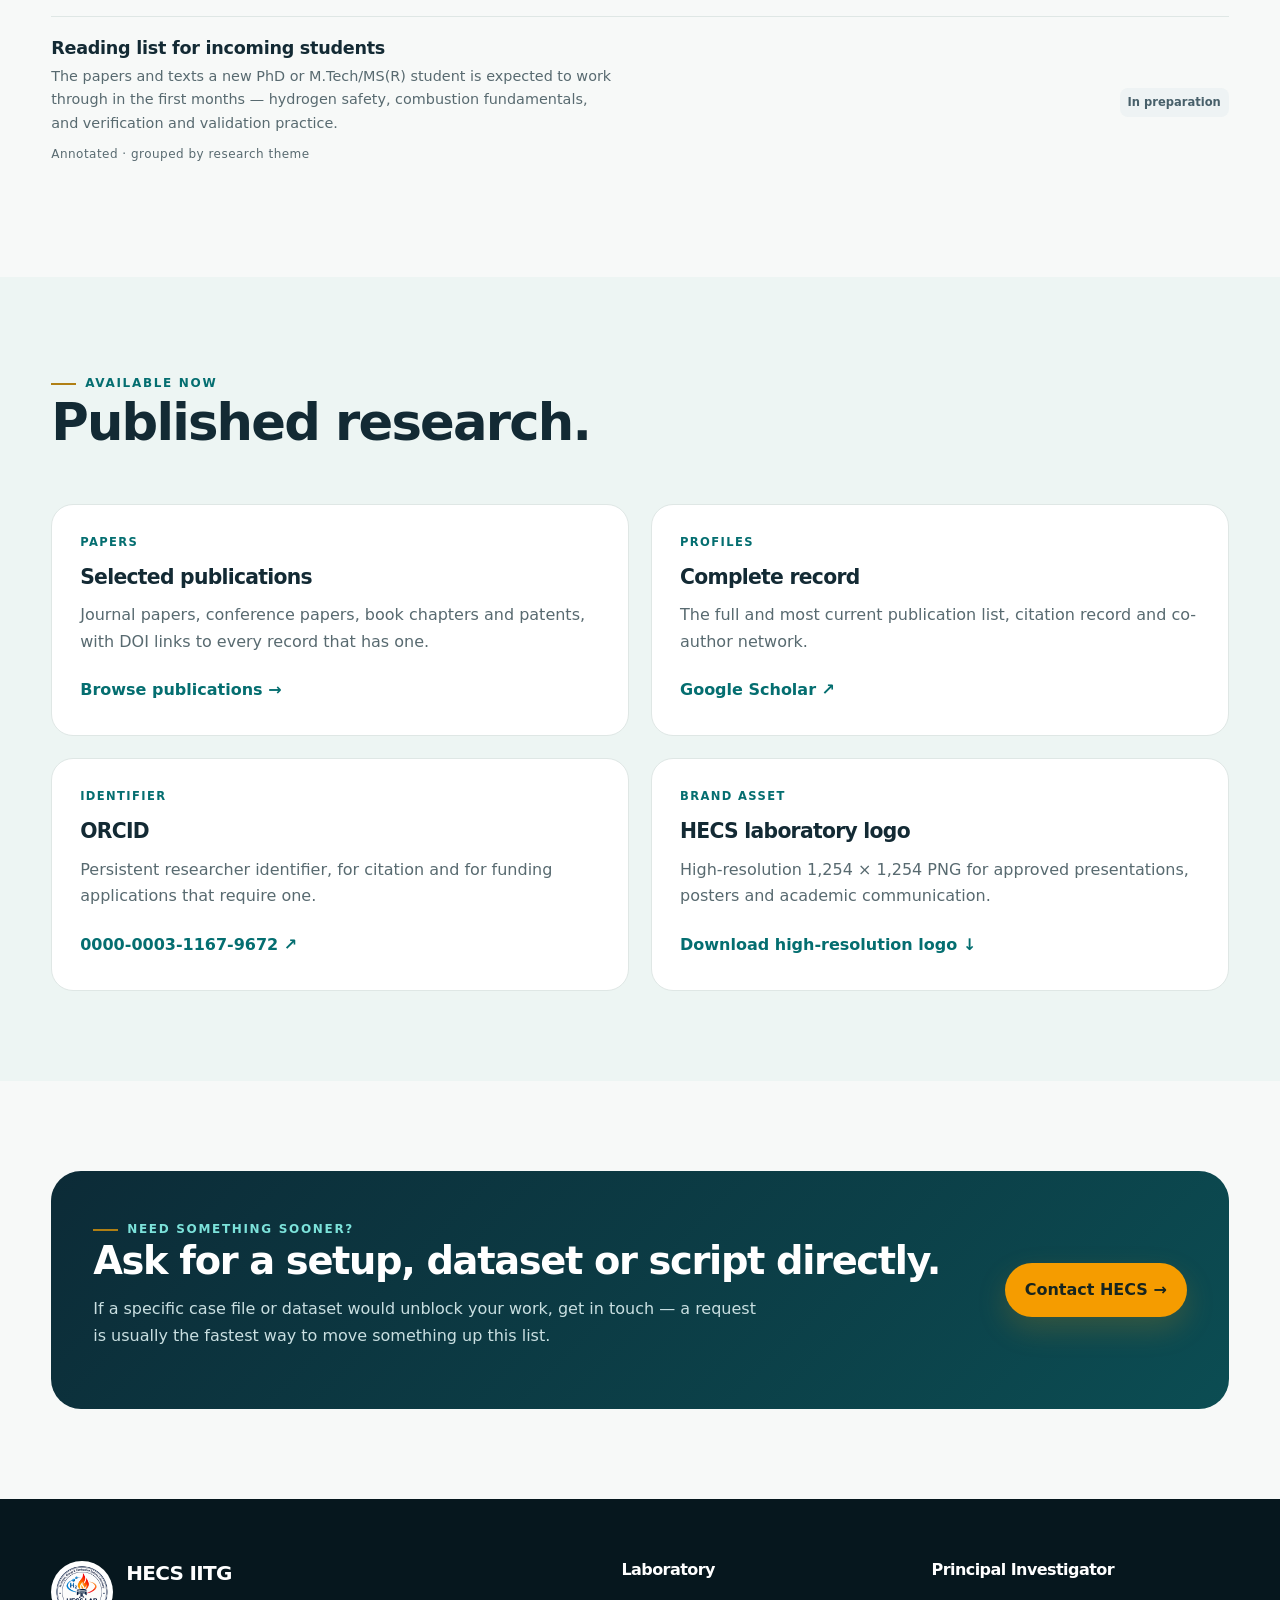
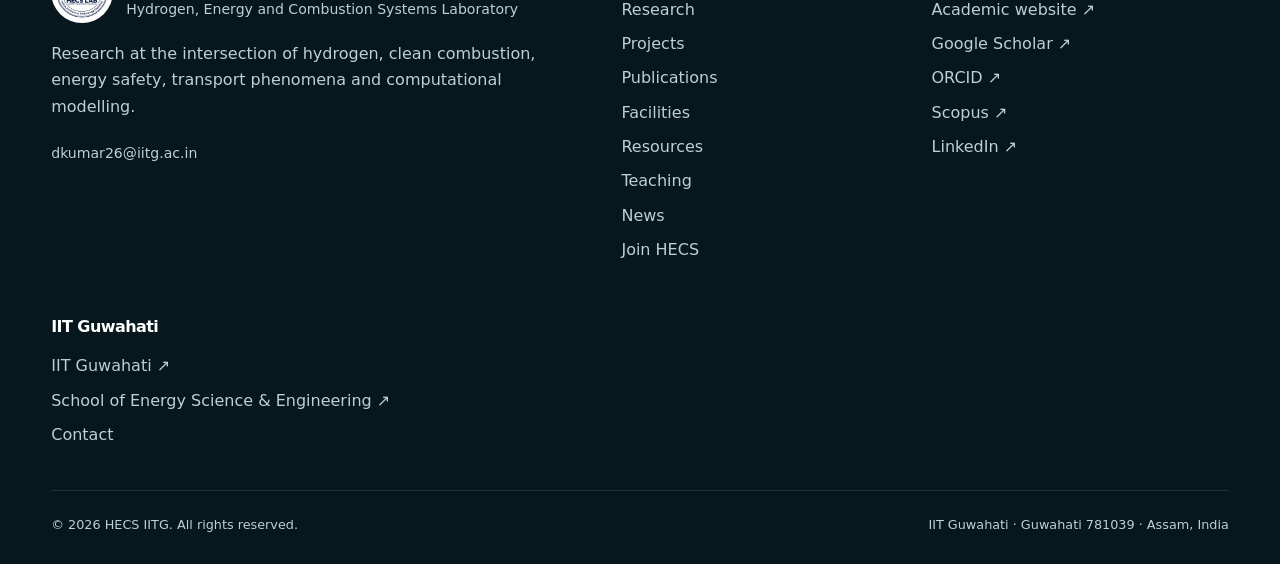
<file: resources.html>
<!doctype html><html lang="en"><head>
<meta charset="utf-8">
<meta name="viewport" content="width=device-width,initial-scale=1">
<meta name="theme-color" content="#071c25">
<meta name="description" content="Simulation setups, post-processing scripts and reference material shared by HECS IITG.">
<title>Resources | HECS IITG</title>
<link rel="canonical" href="https://hecs-iitg.github.io/resources">
<meta property="og:url" content="https://hecs-iitg.github.io/resources">
<meta property="og:site_name" content="HECS IITG">
<meta property="og:title" content="Resources | HECS IITG">
<meta property="og:description" content="Simulation setups, post-processing scripts and reference material shared by HECS IITG.">
<meta property="og:type" content="website">
<meta property="og:image" content="https://hecs-iitg.github.io/hecs-iitg-social-preview-1200x630.png">
<meta property="og:image:width" content="1200">
<meta property="og:image:height" content="630">
<meta property="og:image:alt" content="HECS IITG — Hydrogen, Energy and Combustion Systems Laboratory, IIT Guwahati">
<meta name="twitter:card" content="summary_large_image">
<meta name="twitter:title" content="Resources | HECS IITG">
<meta name="twitter:description" content="Simulation setups, post-processing scripts and reference material shared by HECS IITG.">
<meta name="twitter:image" content="https://hecs-iitg.github.io/hecs-iitg-social-preview-1200x630.png">
<link rel="icon" href="favicon.ico" sizes="any">
<link rel="icon" href="favicon-32x32.png" sizes="32x32" type="image/png">
<link rel="apple-touch-icon" href="apple-touch-icon.png">
<link rel="manifest" href="site.webmanifest">
<link rel="stylesheet" href="style.css?v=86090241f0">
</head><body>
<a class="skip-link" href="#main">Skip to content</a>
<header class="site-header">
<div class="lab-masthead">
<div class="container lab-masthead-inner">
<a class="lab-emblem-link" href="/" aria-label="HECS IITG home">
<img class="lab-emblem" src="hecs-logo-seal-20260908.png" alt="" width="320" height="320">
</a>
<div class="lab-identity">
<div class="lab-title">Hydrogen, Energy &amp; Combustion Systems Laboratory</div>
<div class="lab-meta-line">
<strong class="lab-acronym">HECS IITG</strong>
<span class="lab-divider" aria-hidden="true"></span>
<span class="lab-school">School of Energy Science and Engineering</span>
</div>
<a class="lab-institute" href="https://www.iitg.ac.in/" target="_blank" rel="noreferrer">Indian Institute of Technology Guwahati &#8599;</a>
</div>
<a class="iitg-brand-link" href="https://www.iitg.ac.in/" target="_blank" rel="noreferrer" aria-label="Indian Institute of Technology Guwahati website">
<img class="iitg-brand" src="logo_IITG/IIT_Guwahati_idFJ5xOu5H_1.svg" alt="Indian Institute of Technology Guwahati" width="152" height="152">
</a>
</div>
</div>
<div class="lab-navrow">
<div class="container lab-nav-inner">
<span class="nav-tag">HECS IITG</span>
<nav class="nav-links" aria-label="Primary navigation"><a href="/">Home</a><a href="research">Research</a><a href="projects">Projects</a><a href="people">People</a><a href="publications">Publications</a><a href="facilities">Facilities</a><a href="resources" class="active">Resources</a><a href="news">News</a><a href="opportunities">Join Us</a><a href="contact">Contact</a></nav>
<button class="menu-toggle" aria-label="Toggle navigation" aria-expanded="false">Menu</button>
</div>
</div>
</header>
<section class="page-hero">
<div class="container">
<h1>Work others can actually reuse.</h1>
<p class="lead">Validated setups, scripts and reference material from HECS research. A result that cannot be reproduced is a claim, not a finding &mdash; so the intent is to release the things that make reproduction possible.</p>
</div>
</section>
<main id="main">
<section class="section">
<div class="container">
<div class="notice">Items marked <strong>In preparation</strong> are being written up for release; nothing on this page is published yet. This page exists so the commitment is on the record and so collaborators know what to ask for.</div>

<div class="section-head" style="margin-top:38px">
<div><span class="eyebrow">Planned releases</span><h2>What the lab intends to share.</h2></div>
<p class="muted">Released under permissive licences wherever the underlying work allows it, with a citation request rather than a restriction.</p>
</div>

<div class="res-item">
<div>
<h3>CONVERGE case setups for hydrogen release and dispersion</h3>
<p>Reference case files for compressible hydrogen jets transitioning to buoyancy-dominated plumes, with the mesh and AMR settings that actually resolve the near-field, plus the validation cases they were checked against.</p>
<div class="res-meta">Case files &middot; mesh/AMR notes &middot; validation data</div>
</div>
<span class="status soon">In preparation</span>
</div>

<div class="res-item">
<div>
<h3>User-defined functions for battery thermal runaway</h3>
<p>UDFs and submodel notes developed for vent-gas and hot-particle modelling of Li-ion thermal runaway, including the interfaces required to couple electrochemical and thermal behaviour.</p>
<div class="res-meta">UDF source &middot; coupling notes &middot; usage guide</div>
</div>
<span class="status soon">In preparation</span>
</div>

<div class="res-item">
<div>
<h3>Post-processing scripts for spray and jet diagnostics</h3>
<p>Python tooling for extracting penetration length, cone angle and plume boundaries consistently from both Schlieren imaging and CFD output &mdash; so experiment and simulation are measured the same way.</p>
<div class="res-meta">Python &middot; works on imaging and CFD output</div>
</div>
<span class="status soon">In preparation</span>
</div>

<div class="res-item">
<div>
<h3>Constant-volume combustion chamber data</h3>
<p>Flame-kernel growth and pressure-trace datasets for hydrogen-enriched natural gas under laser and spark ignition across initial pressure, temperature and mixture strength, in a documented format.</p>
<div class="res-meta">Datasets &middot; metadata &middot; linked to the source publications</div>
</div>
<span class="status soon">In preparation</span>
</div>

<div class="res-item">
<div>
<h3>Reading list for incoming students</h3>
<p>The papers and texts a new PhD or M.Tech/MS(R) student is expected to work through in the first months &mdash; hydrogen safety, combustion fundamentals, and verification and validation practice.</p>
<div class="res-meta">Annotated &middot; grouped by research theme</div>
</div>
<span class="status soon">In preparation</span>
</div>
</div>
</section>

<section class="section section-soft">
<div class="container">
<div class="section-head">
<div><span class="eyebrow">Available now</span><h2>Published research.</h2></div>
</div>
<div class="grid grid-2">
<div class="card">
<div class="card-kicker">Papers</div>
<h3>Selected publications</h3>
<p class="muted">Journal papers, conference papers, book chapters and patents, with DOI links to every record that has one.</p>
<a class="role" href="publications">Browse publications &rarr;</a>
</div>
<div class="card">
<div class="card-kicker">Profiles</div>
<h3>Complete record</h3>
<p class="muted">The full and most current publication list, citation record and co-author network.</p>
<a class="role" href="https://scholar.google.com/citations?user=kYDGsMAAAAAJ" target="_blank" rel="noreferrer">Google Scholar &#8599;</a>
</div>
<div class="card">
<div class="card-kicker">Identifier</div>
<h3>ORCID</h3>
<p class="muted">Persistent researcher identifier, for citation and for funding applications that require one.</p>
<a class="role" href="https://orcid.org/0000-0003-1167-9672" target="_blank" rel="noreferrer">0000-0003-1167-9672 &#8599;</a>
</div>
<div class="card">
<div class="card-kicker">Brand asset</div>
<h3>HECS laboratory logo</h3>
<p class="muted">High-resolution 1,254 &times; 1,254 PNG for approved presentations, posters and academic communication.</p>
<a class="role" href="hecs-lab-logo-high-resolution.png" download>Download high-resolution logo &darr;</a>
</div>
</div>
</div>
</section>

<section class="section">
<div class="container">
<div class="cta">
<div>
<span class="eyebrow" style="color:#7ce2da">Need something sooner?</span>
<h2>Ask for a setup, dataset or script directly.</h2>
<p>If a specific case file or dataset would unblock your work, get in touch &mdash; a request is usually the fastest way to move something up this list.</p>
</div>
<a class="btn btn-primary" href="contact">Contact HECS &rarr;</a>
</div>
</div>
</section>
</main>
<footer>
<div class="container">
<div class="footer-grid">
<div>
<div class="footer-logo footer-brand">
<img src="hecs-logo-seal-20260908.png" alt="" width="128" height="128">
<div><h3>HECS IITG</h3><div class="small">Hydrogen, Energy and Combustion Systems Laboratory</div></div>
</div>
<p>Research at the intersection of hydrogen, clean combustion, energy safety, transport phenomena and computational modelling.</p>
<p class="small"><a href="mailto:dkumar26@iitg.ac.in">dkumar26@iitg.ac.in</a></p>
</div>
<div>
<h4>Laboratory</h4>
<a href="research">Research</a>
<a href="projects">Projects</a>
<a href="publications">Publications</a>
<a href="facilities">Facilities</a>
<a href="resources">Resources</a>
<a href="teaching">Teaching</a>
<a href="news">News</a>
<a href="opportunities">Join HECS</a>
</div>
<div>
<h4>Principal Investigator</h4>
<a href="https://dhkrnl.github.io/" target="_blank" rel="noreferrer">Academic website &#8599;</a>
<a href="https://scholar.google.com/citations?user=kYDGsMAAAAAJ" target="_blank" rel="noreferrer">Google Scholar &#8599;</a>
<a href="https://orcid.org/0000-0003-1167-9672" target="_blank" rel="noreferrer">ORCID &#8599;</a>
<a href="https://www.scopus.com/authid/detail.uri?authorId=57218117181" target="_blank" rel="noreferrer">Scopus &#8599;</a>
<a href="https://www.linkedin.com/in/dhkrnl" target="_blank" rel="noreferrer">LinkedIn &#8599;</a>
</div>
<div>
<h4>IIT Guwahati</h4>
<a href="https://www.iitg.ac.in/" target="_blank" rel="noreferrer">IIT Guwahati &#8599;</a>
<a href="https://www.iitg.ac.in/ceer/" target="_blank" rel="noreferrer">School of Energy Science &amp; Engineering &#8599;</a>
<a href="contact">Contact</a>
</div>
</div>
<div class="footer-bottom">
<span>&copy; <span data-year>2026</span> HECS IITG. All rights reserved.</span>
<span>IIT Guwahati &middot; Guwahati 781039 &middot; Assam, India</span>
</div>
</div>
</footer><script src="main.js?v=13bdd64af9" defer></script></body></html>
</file>
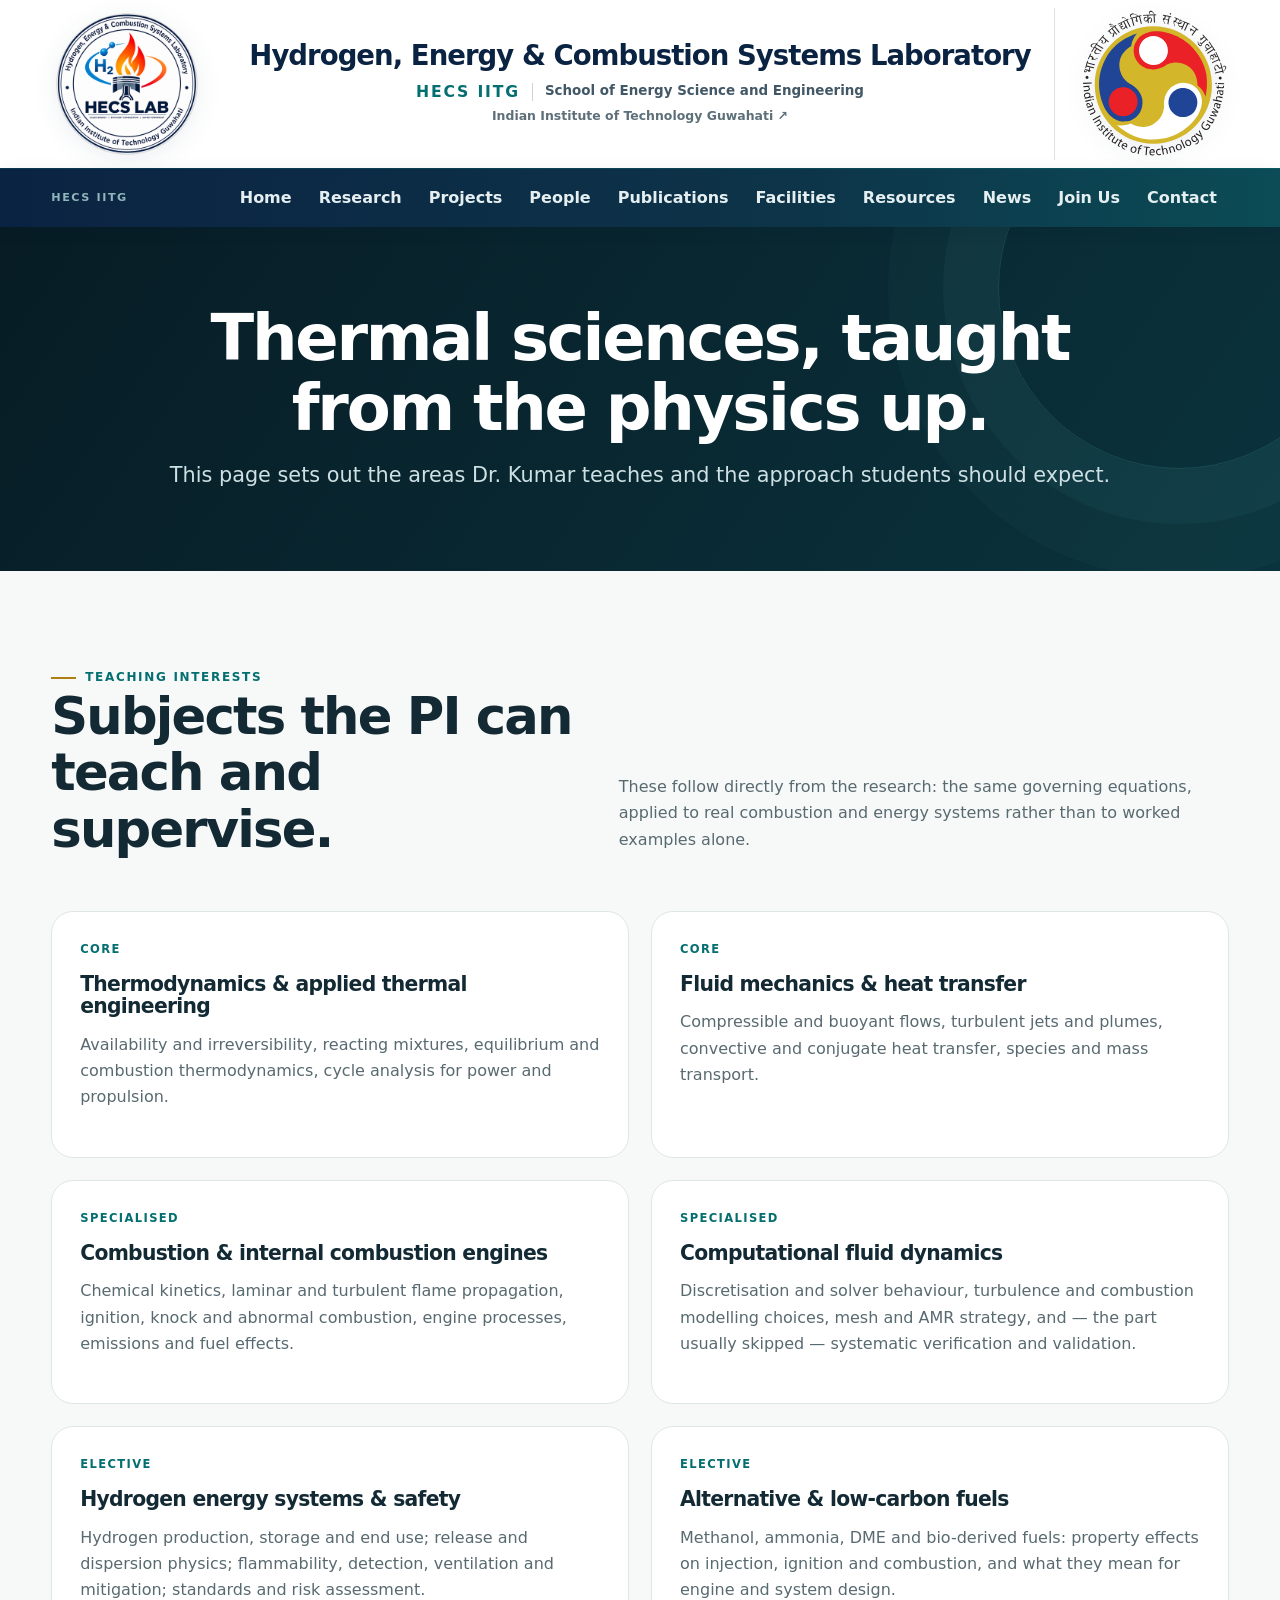
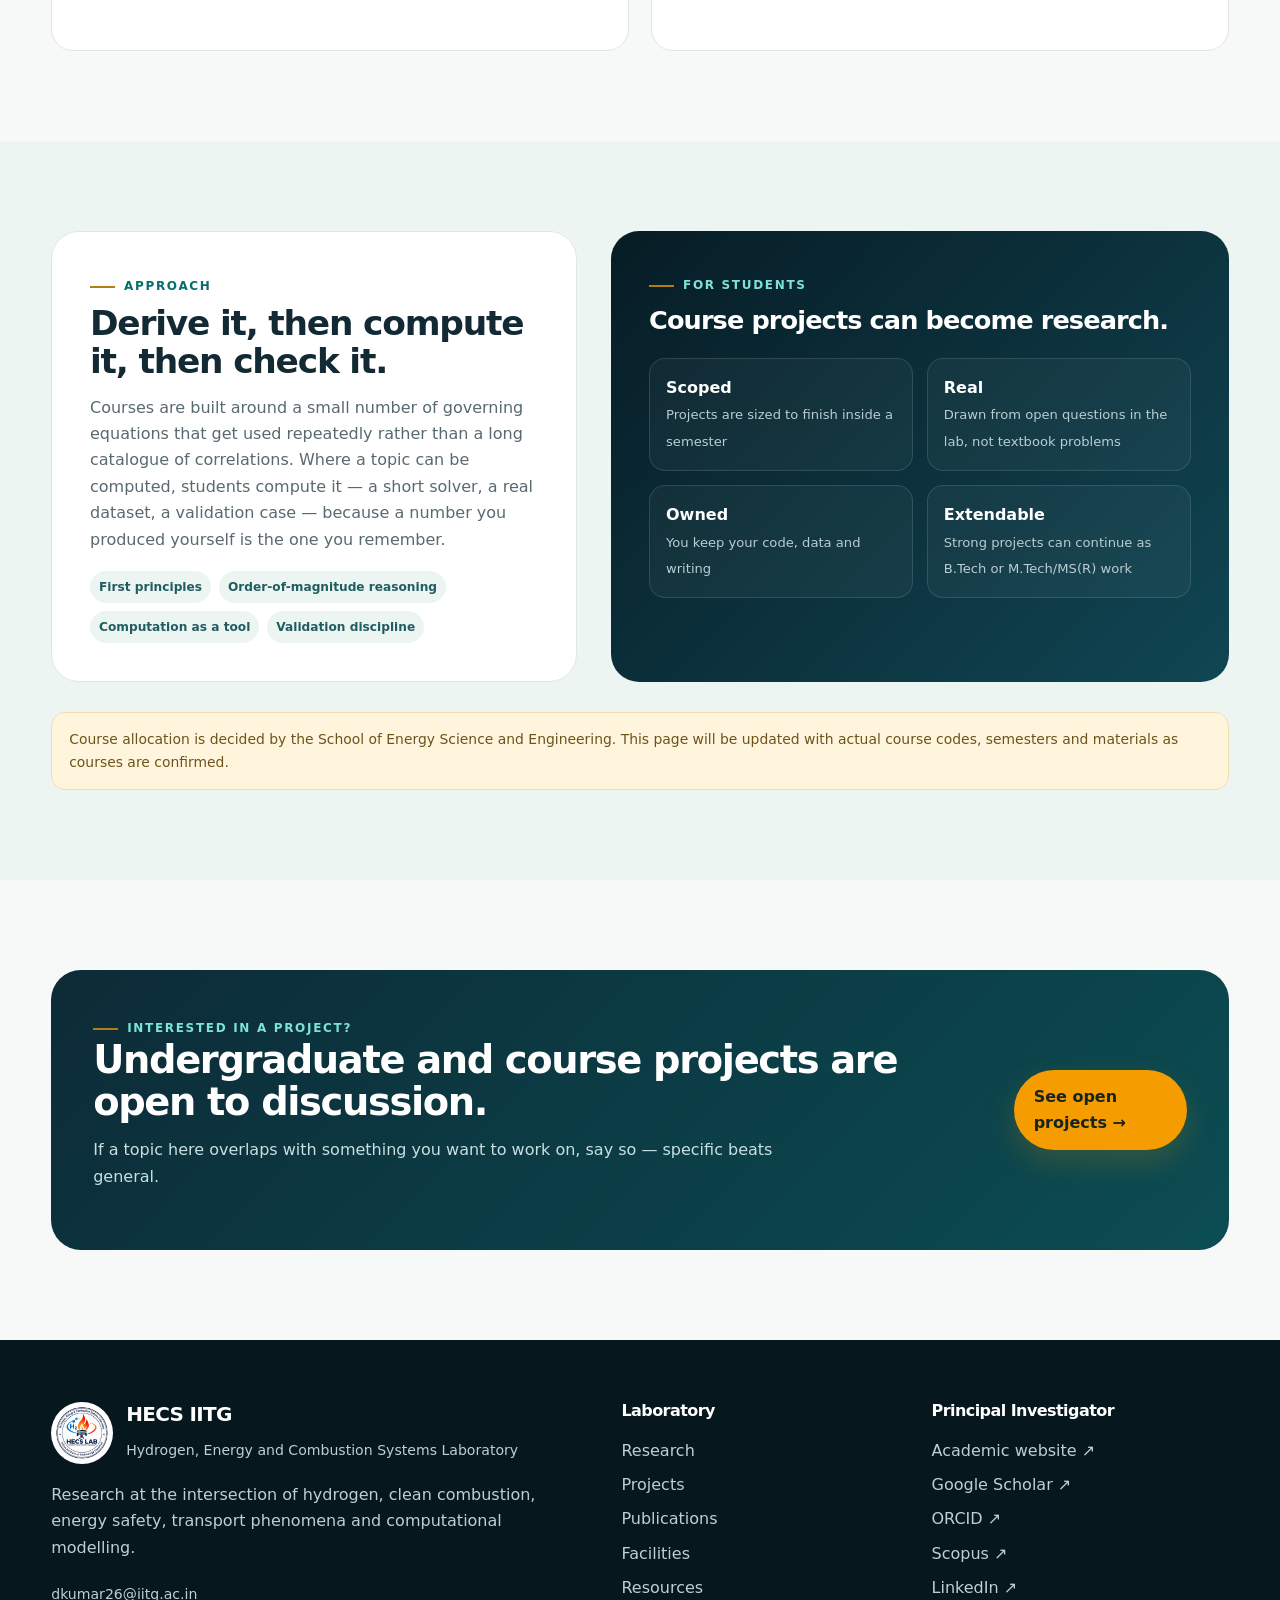
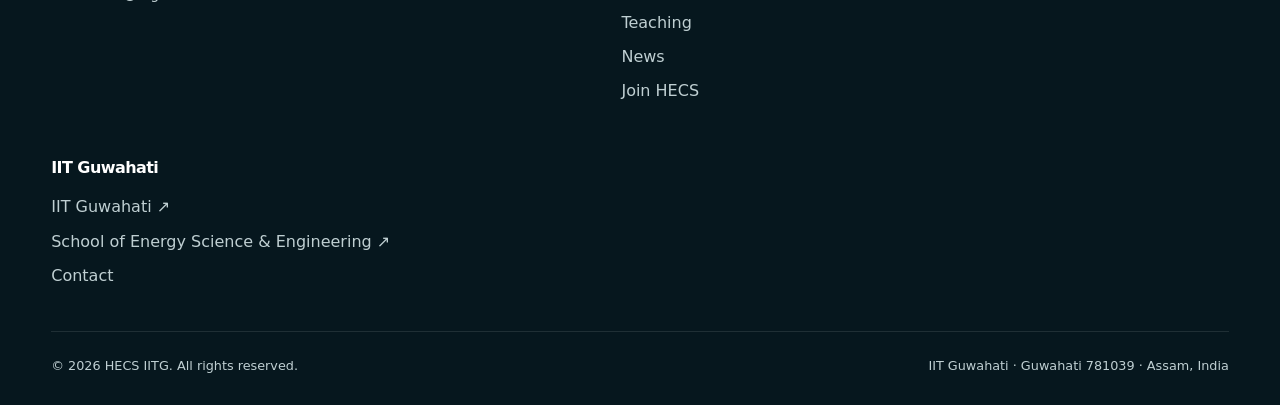
<file: teaching.html>
<!doctype html><html lang="en"><head>
<meta charset="utf-8">
<meta name="viewport" content="width=device-width,initial-scale=1">
<meta name="theme-color" content="#071c25">
<meta name="description" content="Teaching interests and course involvement of Dr. Dhananjay Kumar at IIT Guwahati.">
<title>Teaching | HECS IITG</title>
<link rel="canonical" href="https://hecs-iitg.github.io/teaching">
<meta property="og:url" content="https://hecs-iitg.github.io/teaching">
<meta property="og:site_name" content="HECS IITG">
<meta property="og:title" content="Teaching | HECS IITG">
<meta property="og:description" content="Teaching interests and course involvement of Dr. Dhananjay Kumar at IIT Guwahati.">
<meta property="og:type" content="website">
<meta property="og:image" content="https://hecs-iitg.github.io/hecs-iitg-social-preview-1200x630.png">
<meta property="og:image:width" content="1200">
<meta property="og:image:height" content="630">
<meta property="og:image:alt" content="HECS IITG — Hydrogen, Energy and Combustion Systems Laboratory, IIT Guwahati">
<meta name="twitter:card" content="summary_large_image">
<meta name="twitter:title" content="Teaching | HECS IITG">
<meta name="twitter:description" content="Teaching interests and course involvement of Dr. Dhananjay Kumar at IIT Guwahati.">
<meta name="twitter:image" content="https://hecs-iitg.github.io/hecs-iitg-social-preview-1200x630.png">
<link rel="icon" href="favicon.ico" sizes="any">
<link rel="icon" href="favicon-32x32.png" sizes="32x32" type="image/png">
<link rel="apple-touch-icon" href="apple-touch-icon.png">
<link rel="manifest" href="site.webmanifest">
<link rel="stylesheet" href="style.css?v=86090241f0">
</head><body>
<a class="skip-link" href="#main">Skip to content</a>
<header class="site-header">
<div class="lab-masthead">
<div class="container lab-masthead-inner">
<a class="lab-emblem-link" href="/" aria-label="HECS IITG home">
<img class="lab-emblem" src="hecs-logo-seal-20260908.png" alt="" width="320" height="320">
</a>
<div class="lab-identity">
<div class="lab-title">Hydrogen, Energy &amp; Combustion Systems Laboratory</div>
<div class="lab-meta-line">
<strong class="lab-acronym">HECS IITG</strong>
<span class="lab-divider" aria-hidden="true"></span>
<span class="lab-school">School of Energy Science and Engineering</span>
</div>
<a class="lab-institute" href="https://www.iitg.ac.in/" target="_blank" rel="noreferrer">Indian Institute of Technology Guwahati &#8599;</a>
</div>
<a class="iitg-brand-link" href="https://www.iitg.ac.in/" target="_blank" rel="noreferrer" aria-label="Indian Institute of Technology Guwahati website">
<img class="iitg-brand" src="logo_IITG/IIT_Guwahati_idFJ5xOu5H_1.svg" alt="Indian Institute of Technology Guwahati" width="152" height="152">
</a>
</div>
</div>
<div class="lab-navrow">
<div class="container lab-nav-inner">
<span class="nav-tag">HECS IITG</span>
<nav class="nav-links" aria-label="Primary navigation"><a href="/">Home</a><a href="research">Research</a><a href="projects">Projects</a><a href="people">People</a><a href="publications">Publications</a><a href="facilities">Facilities</a><a href="resources">Resources</a><a href="news">News</a><a href="opportunities">Join Us</a><a href="contact">Contact</a></nav>
<button class="menu-toggle" aria-label="Toggle navigation" aria-expanded="false">Menu</button>
</div>
</div>
</header>
<section class="page-hero">
<div class="container">
<h1>Thermal sciences, taught from the physics up.</h1>
<p class="lead">This page sets out the areas Dr. Kumar teaches and the approach students should expect.</p>
</div>
</section>
<main id="main">
<section class="section">
<div class="container">
<div class="section-head">
<div><span class="eyebrow">Teaching interests</span><h2>Subjects the PI can teach and supervise.</h2></div>
<p class="muted">These follow directly from the research: the same governing equations, applied to real combustion and energy systems rather than to worked examples alone.</p>
</div>

<div class="grid grid-2">
<div class="card">
<div class="card-kicker">Core</div>
<h3>Thermodynamics &amp; applied thermal engineering</h3>
<p class="muted">Availability and irreversibility, reacting mixtures, equilibrium and combustion thermodynamics, cycle analysis for power and propulsion.</p>
</div>
<div class="card">
<div class="card-kicker">Core</div>
<h3>Fluid mechanics &amp; heat transfer</h3>
<p class="muted">Compressible and buoyant flows, turbulent jets and plumes, convective and conjugate heat transfer, species and mass transport.</p>
</div>
<div class="card">
<div class="card-kicker">Specialised</div>
<h3>Combustion &amp; internal combustion engines</h3>
<p class="muted">Chemical kinetics, laminar and turbulent flame propagation, ignition, knock and abnormal combustion, engine processes, emissions and fuel effects.</p>
</div>
<div class="card">
<div class="card-kicker">Specialised</div>
<h3>Computational fluid dynamics</h3>
<p class="muted">Discretisation and solver behaviour, turbulence and combustion modelling choices, mesh and AMR strategy, and &mdash; the part usually skipped &mdash; systematic verification and validation.</p>
</div>
<div class="card">
<div class="card-kicker">Elective</div>
<h3>Hydrogen energy systems &amp; safety</h3>
<p class="muted">Hydrogen production, storage and end use; release and dispersion physics; flammability, detection, ventilation and mitigation; standards and risk assessment.</p>
</div>
<div class="card">
<div class="card-kicker">Elective</div>
<h3>Alternative &amp; low-carbon fuels</h3>
<p class="muted">Methanol, ammonia, DME and bio-derived fuels: property effects on injection, ignition and combustion, and what they mean for engine and system design.</p>
</div>
</div>
</div>
</section>

<section class="section section-soft">
<div class="container">
<div class="feature-split">
<div class="feature-panel">
<span class="eyebrow">Approach</span>
<h2 style="font-size:2.15rem;margin-top:8px">Derive it, then compute it, then check it.</h2>
<p class="muted">Courses are built around a small number of governing equations that get used repeatedly rather than a long catalogue of correlations. Where a topic can be computed, students compute it &mdash; a short solver, a real dataset, a validation case &mdash; because a number you produced yourself is the one you remember.</p>
<div class="tag-row">
<span class="tag">First principles</span>
<span class="tag">Order-of-magnitude reasoning</span>
<span class="tag">Computation as a tool</span>
<span class="tag">Validation discipline</span>
</div>
</div>
<div class="feature-panel dark">
<span class="eyebrow" style="color:#7ce2da">For students</span>
<h3 style="font-size:1.6rem;margin-top:10px">Course projects can become research.</h3>
<div class="method-list">
<div class="method"><b>Scoped</b><span>Projects are sized to finish inside a semester</span></div>
<div class="method"><b>Real</b><span>Drawn from open questions in the lab, not textbook problems</span></div>
<div class="method"><b>Owned</b><span>You keep your code, data and writing</span></div>
<div class="method"><b>Extendable</b><span>Strong projects can continue as B.Tech or M.Tech/MS(R) work</span></div>
</div>
</div>
</div>
<div class="notice" style="margin-top:30px">Course allocation is decided by the School of Energy Science and Engineering. This page will be updated with actual course codes, semesters and materials as courses are confirmed.</div>
</div>
</section>

<section class="section">
<div class="container">
<div class="cta">
<div>
<span class="eyebrow" style="color:#7ce2da">Interested in a project?</span>
<h2>Undergraduate and course projects are open to discussion.</h2>
<p>If a topic here overlaps with something you want to work on, say so &mdash; specific beats general.</p>
</div>
<a class="btn btn-primary" href="opportunities">See open projects &rarr;</a>
</div>
</div>
</section>
</main>
<footer>
<div class="container">
<div class="footer-grid">
<div>
<div class="footer-logo footer-brand">
<img src="hecs-logo-seal-20260908.png" alt="" width="128" height="128">
<div><h3>HECS IITG</h3><div class="small">Hydrogen, Energy and Combustion Systems Laboratory</div></div>
</div>
<p>Research at the intersection of hydrogen, clean combustion, energy safety, transport phenomena and computational modelling.</p>
<p class="small"><a href="mailto:dkumar26@iitg.ac.in">dkumar26@iitg.ac.in</a></p>
</div>
<div>
<h4>Laboratory</h4>
<a href="research">Research</a>
<a href="projects">Projects</a>
<a href="publications">Publications</a>
<a href="facilities">Facilities</a>
<a href="resources">Resources</a>
<a href="teaching">Teaching</a>
<a href="news">News</a>
<a href="opportunities">Join HECS</a>
</div>
<div>
<h4>Principal Investigator</h4>
<a href="https://dhkrnl.github.io/" target="_blank" rel="noreferrer">Academic website &#8599;</a>
<a href="https://scholar.google.com/citations?user=kYDGsMAAAAAJ" target="_blank" rel="noreferrer">Google Scholar &#8599;</a>
<a href="https://orcid.org/0000-0003-1167-9672" target="_blank" rel="noreferrer">ORCID &#8599;</a>
<a href="https://www.scopus.com/authid/detail.uri?authorId=57218117181" target="_blank" rel="noreferrer">Scopus &#8599;</a>
<a href="https://www.linkedin.com/in/dhkrnl" target="_blank" rel="noreferrer">LinkedIn &#8599;</a>
</div>
<div>
<h4>IIT Guwahati</h4>
<a href="https://www.iitg.ac.in/" target="_blank" rel="noreferrer">IIT Guwahati &#8599;</a>
<a href="https://www.iitg.ac.in/ceer/" target="_blank" rel="noreferrer">School of Energy Science &amp; Engineering &#8599;</a>
<a href="contact">Contact</a>
</div>
</div>
<div class="footer-bottom">
<span>&copy; <span data-year>2026</span> HECS IITG. All rights reserved.</span>
<span>IIT Guwahati &middot; Guwahati 781039 &middot; Assam, India</span>
</div>
</div>
</footer><script src="main.js?v=13bdd64af9" defer></script></body></html>
</file>
<file: style.css>
:root{
  --navy:#071c25;--navy2:#0d3341;--teal:#046e70;--aqua:#23c7bd;--gold:#b07f14;
  --paper:#f7f9f8;--white:#fff;--ink:#132a34;--muted:#586a70;--line:#dfe7e5;
  --soft:#edf5f3;--soft2:#f2f6f5;--shadow:0 24px 70px rgba(7,28,37,.12);--max:1500px;
}
*{box-sizing:border-box}html{scroll-behavior:smooth;scroll-padding-top:74px}body{margin:0;background:var(--paper);color:var(--ink);font-family:Inter,ui-sans-serif,system-ui,-apple-system,BlinkMacSystemFont,"Segoe UI",sans-serif;line-height:1.65;-webkit-font-smoothing:antialiased}a{color:inherit;text-decoration:none}img{display:block;max-width:100%}button,input,textarea,select{font:inherit}.container{width:min(92vw,var(--max));margin:auto}.skip-link{position:absolute;left:-9999px;top:10px;background:#fff;padding:10px 14px;z-index:999}.skip-link:focus{left:10px}.utility{background:var(--navy);color:#cbd9dc;font-size:.78rem}.utility .container{min-height:36px;display:flex;align-items:center;justify-content:space-between;gap:20px}.utility a{color:#fff}.site-header{position:sticky;top:0;z-index:60;background:rgba(247,249,248,.94);backdrop-filter:blur(18px);border-bottom:1px solid rgba(223,231,229,.9)}.nav{height:76px;display:flex;align-items:center;justify-content:space-between;gap:20px}.brand{display:flex;align-items:center;gap:12px;min-width:235px}.brand img{width:44px;height:44px}.nav-links{display:flex;gap:2px;align-items:center}.nav-links a{font-size:.9rem;font-weight:750;color:#40545d;padding:9px 10px;border-radius:10px}.nav-links a:hover,.nav-links a.active{color:var(--teal);background:#fff}.menu-toggle{display:none;border:1px solid var(--line);background:#fff;border-radius:11px;padding:9px 12px;font-weight:750;color:var(--ink)}
.eyebrow{display:inline-flex;align-items:center;gap:9px;text-transform:uppercase;letter-spacing:.14em;font-size:.75rem;font-weight:850;color:var(--teal)}.eyebrow:before{content:"";width:25px;height:2px;background:var(--gold)}h1,h2,h3,h4{line-height:1.1;letter-spacing:-.035em;margin:0 0 14px}h1{font-size:clamp(3rem,6.5vw,6rem)}h2{font-size:clamp(2rem,4vw,3.45rem)}h3{font-size:1.27rem}h4{font-size:1rem}p{margin:0 0 18px}.lead{font-size:clamp(1.08rem,1.7vw,1.3rem);line-height:1.7}.muted{color:var(--muted)}.small{font-size:.88rem}.role{color:var(--teal);font-weight:800}.role:hover{text-decoration:underline;text-underline-offset:3px}.btn{display:inline-flex;align-items:center;justify-content:center;gap:9px;border-radius:999px;padding:13px 19px;border:1px solid transparent;font-weight:850;transition:.2s ease}.btn:hover{transform:translateY(-2px)}.btn-primary{background:var(--gold);color:#17251f;box-shadow:0 12px 30px rgba(214,166,59,.18)}.btn-secondary{border-color:rgba(255,255,255,.3);color:#fff;background:rgba(255,255,255,.07)}.btn-light{background:#fff;border-color:var(--line);color:var(--ink)}
.hero{position:relative;overflow:hidden;background:linear-gradient(125deg,#061820 0%,#0a2c39 57%,#0c5a60 100%);color:#fff}.hero:before{content:"";position:absolute;inset:0;background:radial-gradient(circle at 78% 22%,rgba(35,199,189,.22),transparent 25%),radial-gradient(circle at 14% 90%,rgba(214,166,59,.09),transparent 20%)}.hero-grid{position:relative;z-index:1;display:grid;grid-template-columns:1.15fr .85fr;gap:80px;align-items:center;min-height:650px;padding:80px 0}.hero-kicker{display:flex;align-items:center;gap:12px;font-size:.82rem;color:#b9d9dc;margin-bottom:28px}.hero-kicker .dot{width:7px;height:7px;background:var(--aqua);border-radius:50%;box-shadow:0 0 0 7px rgba(35,199,189,.1)}.hero h1{max-width:820px;font-size:clamp(3.2rem,6vw,5.8rem)}.hero h1 em{font-style:normal;color:#7ce2da}.hero .lead{max-width:780px;color:#d1e0e3}.hero-actions{display:flex;gap:12px;flex-wrap:wrap;margin-top:28px}.hero-meta{display:flex;flex-wrap:wrap;gap:18px;margin-top:34px;color:#b9cdd1;font-size:.84rem}.hero-meta span{display:flex;align-items:center;gap:7px}.hero-meta span:before{content:"";width:5px;height:5px;border-radius:50%;background:var(--gold)}
.section{padding:90px 0}.section-soft{background:var(--soft)}.section-dark{background:var(--navy);color:#fff}.section-head{display:flex;align-items:end;justify-content:space-between;gap:35px;margin-bottom:40px}.section-head>p{max-width:610px}.grid{display:grid;gap:22px}.grid-2{grid-template-columns:repeat(2,1fr)}.grid-3{grid-template-columns:repeat(3,1fr)}.card{background:#fff;border:1px solid var(--line);border-radius:22px;padding:28px;transition:.2s ease}.card:hover{transform:translateY(-3px);box-shadow:var(--shadow)}.card-kicker{font-size:.72rem;text-transform:uppercase;letter-spacing:.12em;color:var(--teal);font-weight:850;margin-bottom:14px}.pillar{position:relative;min-height:310px;padding:30px;overflow:hidden}.pillar:after{content:attr(data-index);position:absolute;right:20px;bottom:-20px;font-weight:950;font-size:8rem;line-height:1;color:#eef4f2;z-index:0}.pillar>*{position:relative;z-index:1}.pillar-icon{width:52px;height:52px;border-radius:16px;background:var(--soft);display:grid;place-items:center;font-weight:900;color:var(--teal);margin-bottom:42px}.tag-row{display:flex;flex-wrap:wrap;gap:8px;margin-top:18px}.tag{font-size:.76rem;padding:6px 9px;border-radius:999px;background:var(--soft);color:#205d61;font-weight:750}.feature-split{display:grid;grid-template-columns:.92fr 1.08fr;gap:34px;align-items:stretch}.feature-panel{border-radius:28px;background:#fff;border:1px solid var(--line);padding:38px}.feature-panel.dark{background:linear-gradient(135deg,var(--navy),#104653);color:#fff;border:0}.feature-panel.dark .muted{color:#c7d8db}.statement{font-size:clamp(1.55rem,3vw,2.45rem);line-height:1.35;letter-spacing:-.04em}.statement strong{color:var(--teal)}.dark .statement strong{color:#74ded7}.method-list{display:grid;grid-template-columns:repeat(2,1fr);gap:14px;margin-top:24px}.method{padding:16px;border:1px solid var(--line);border-radius:16px}.dark .method{border-color:rgba(255,255,255,.12);background:rgba(255,255,255,.04)}.method b{display:block}.method span{font-size:.82rem;color:var(--muted)}.dark .method span{color:#b9cdd1}
.pi-card{display:grid;grid-template-columns:300px 1fr;gap:42px;background:#fff;border:1px solid var(--line);border-radius:30px;padding:32px}.pi-photo{width:100%;max-width:300px;aspect-ratio:1;align-self:center;justify-self:center;border-radius:50%;overflow:hidden;border:1px solid var(--line)}.pi-photo img{display:block;width:100%;height:100%;object-fit:cover}.pi-copy{padding:10px 8px}.profile-links{display:flex;gap:12px;flex-wrap:wrap;margin-top:20px}.badge{display:inline-flex;align-items:center;gap:7px;padding:7px 10px;border:1px solid var(--line);border-radius:999px;background:#fff;font-size:.8rem;font-weight:750}.badge:before{content:"↗";color:var(--teal)}
.project-card{padding:0;overflow:hidden}.project-top{padding:26px 28px;background:linear-gradient(145deg,#0d3441,#0b6063);color:#fff;min-height:155px}.project-top.alt{background:linear-gradient(145deg,#102736,#294b60)}.project-no{font-size:.72rem;text-transform:uppercase;letter-spacing:.12em;color:#a9d5d5;font-weight:850}.project-body{padding:25px 28px}.project-body p{font-size:.92rem}.source-label{display:inline-flex;padding:5px 8px;background:#fff4d9;color:#755813;border-radius:8px;font-size:.7rem;font-weight:850;margin-top:5px}
.pub-list{display:grid}.pub-item{display:grid;grid-template-columns:90px 1fr auto;gap:24px;align-items:start;padding:25px 0;border-bottom:1px solid var(--line)}.pub-year{font-weight:900;color:var(--teal)}.pub-item h3{font-size:1.12rem;margin-bottom:8px;line-height:1.35;letter-spacing:-.02em}.pub-meta{color:var(--muted);font-size:.88rem}.pub-actions{display:flex;gap:8px}.pub-link{display:inline-flex;padding:7px 10px;border:1px solid var(--line);border-radius:9px;font-size:.76rem;font-weight:800;background:#fff}.pub-link:hover{border-color:var(--teal);color:var(--teal)}
.page-hero{background:linear-gradient(125deg,#071c25,#0d4550);color:#fff;padding:68px 0 60px}.page-hero h1{width:100%;font-size:clamp(2.8rem,5vw,4.8rem);margin-top:8px;text-align:center;text-wrap:balance}.page-hero .lead{color:#cde0e3;width:100%;max-width:none;text-align:center;margin-inline:auto}.theme-row{display:grid;grid-template-columns:190px 1fr 300px;gap:36px;padding:42px 0;border-bottom:1px solid var(--line)}.theme-index{font-size:.75rem;text-transform:uppercase;letter-spacing:.14em;color:var(--teal);font-weight:850}.theme-row h2{font-size:clamp(1.7rem,3vw,2.5rem)}.question-box{padding:20px;border-radius:18px;background:var(--soft);align-self:start}.question-box strong{display:block;margin-bottom:8px}.question-box p{font-size:.88rem;margin:0;color:var(--muted)}
.person-grid{display:grid;grid-template-columns:1fr 1fr;gap:22px}.person-card{background:#fff;border:1px solid var(--line);border-radius:22px;padding:28px}.recruit-card{border:1px dashed #9db6b4;background:#f9fbfa;border-radius:22px;padding:28px}.recruit-card h3{color:var(--teal)}
.filters{display:flex;gap:8px;flex-wrap:wrap;margin:28px 0}.filter-btn{border:1px solid var(--line);background:#fff;border-radius:999px;padding:8px 12px;font-size:.8rem;font-weight:800;color:#485d65;cursor:pointer}.filter-btn.active,.filter-btn:hover{background:var(--navy);color:#fff;border-color:var(--navy)}.pub-item[hidden]{display:none}.search-wrap{margin-top:24px}.search-wrap input{width:100%;max-width:520px;padding:13px 15px;border-radius:13px;border:1px solid var(--line);background:#fff;outline:none}.search-wrap input:focus{border-color:var(--teal);box-shadow:0 0 0 3px rgba(7,139,141,.1)}
.roadmap{display:grid;gap:0}.roadmap-item{display:grid;grid-template-columns:150px 1fr;gap:28px;padding:28px 0;border-bottom:1px solid var(--line)}.roadmap-phase{color:var(--teal);font-weight:900}.status{display:inline-flex;padding:5px 8px;border-radius:8px;background:#fff3d8;color:#765817;font-size:.72rem;font-weight:850}.status.plan{background:#eaf5f3;color:#286064}.status.future{background:#edf0f5;color:#536271}
.contact-grid{display:grid;grid-template-columns:.85fr 1.15fr;gap:28px}.contact-card{background:#fff;border:1px solid var(--line);border-radius:22px;padding:28px}.contact-list{display:grid;gap:12px;margin-top:22px}.contact-row{padding:15px 0;border-bottom:1px solid var(--line)}.contact-row:last-child{border:0}.contact-row small{display:block;color:var(--muted);text-transform:uppercase;letter-spacing:.08em;font-weight:800}.form{display:grid;gap:15px}.field label{display:block;font-size:.86rem;font-weight:800;margin-bottom:6px}.field input,.field textarea,.field select{width:100%;border:1px solid #cfdcda;background:#fff;border-radius:12px;padding:12px 14px;outline:none}.field input:focus,.field textarea:focus,.field select:focus{border-color:var(--teal);box-shadow:0 0 0 3px rgba(7,139,141,.1)}.field textarea{min-height:140px;resize:vertical}.notice{padding:15px 17px;border-radius:14px;background:#fff4dc;color:#6d531b;font-size:.87rem;border:1px solid #f2deb1}.cta{border-radius:30px;padding:42px;background:linear-gradient(135deg,#0c2b37,#0b6869);color:#fff;display:flex;justify-content:space-between;align-items:center;gap:32px}.cta p{max-width:680px;color:#c9dfe1}.cta h2{font-size:clamp(1.8rem,3vw,3rem)}
footer{background:#06171e;color:#bfcfd2;padding:62px 0 28px}.footer-grid{display:grid;grid-template-columns:1.4fr .7fr .8fr;gap:50px}.footer-logo{display:flex;align-items:center;gap:13px;margin-bottom:18px}.footer-logo img{width:48px}.footer-grid h3,.footer-grid h4{color:#fff}.footer-grid h3{font-size:1.25rem}.footer-grid a{display:block;padding:4px 0}.footer-grid a:hover{color:#fff}.footer-bottom{display:flex;justify-content:space-between;gap:20px;margin-top:38px;padding-top:23px;border-top:1px solid rgba(255,255,255,.1);font-size:.8rem}
.fade{opacity:1;transform:none}
.js .fade{opacity:0;transform:translateY(10px);transition:opacity .55s ease,transform .55s ease}.js .fade.visible{opacity:1;transform:none}
@media(max-width:1050px){.nav-links a{padding:8px 7px;font-size:.84rem}.hero-grid{grid-template-columns:1fr .75fr;gap:40px}.theme-row{grid-template-columns:130px 1fr}.theme-row .question-box{grid-column:2}}
@media(max-width:880px){.utility{display:none}.nav-links{display:none;position:absolute;left:20px;right:20px;top:70px;background:#fff;border:1px solid var(--line);border-radius:18px;box-shadow:var(--shadow);padding:10px;flex-direction:column;align-items:stretch}.nav-links.open{display:flex}.nav-links a{padding:11px 12px}.menu-toggle{display:block}.hero-grid{grid-template-columns:1fr;padding:68px 0}.grid-3,.grid-2,.person-grid,.contact-grid,.feature-split,.pi-card,.footer-grid{grid-template-columns:1fr}.pi-card{gap:24px}.section-head,.cta{align-items:flex-start;flex-direction:column}.section{padding:70px 0}.pub-item{grid-template-columns:70px 1fr}.pub-actions{grid-column:2}.theme-row{grid-template-columns:1fr;gap:12px}.theme-row .question-box{grid-column:auto}.roadmap-item{grid-template-columns:110px 1fr}}
@media(max-width:600px){.container{width:min(calc(100% - 28px),var(--max))}.hero h1{font-size:3rem}.hero-grid{padding:54px 0}.section{padding:58px 0}.method-list{grid-template-columns:1fr}.pub-item,.roadmap-item{grid-template-columns:1fr;gap:8px}.pub-actions{grid-column:auto}.cta{padding:28px}.footer-bottom{flex-direction:column}.pi-card{padding:20px}.page-hero{padding:52px 0}}
@media(prefers-reduced-motion:reduce){html{scroll-behavior:auto}.fade{opacity:1;transform:none;transition:none}.btn,.card{transition:none}}

/* HECS IITG brand palette.
   --brand-* are the logo hues: use them on dark grounds and for the mark itself.
   On light grounds use --teal / --gold, which are the AA-contrast versions. */
:root{
  --brand-navy:#0B2342;
  --brand-blue:#004E9B;
  --brand-teal:#00A79D;   /* logo teal — 8.3:1 on --navy, only 2.99:1 on white */
  --brand-orange:#F59C00; /* logo orange — decorative only, never text on white */
  --brand-teal-ink:#046e70; /* AA text teal on light grounds — 6.05:1 on white */
}
.footer-brand img{width:62px;height:62px;object-fit:contain;background:#fff;border-radius:50%;padding:3px}
.hero-logo-panel{position:relative;min-height:500px;display:flex;flex-direction:column;justify-content:center;align-items:center;border:1px solid rgba(255,255,255,.14);border-radius:38px;background:linear-gradient(145deg,rgba(255,255,255,.10),rgba(255,255,255,.035));backdrop-filter:blur(10px);overflow:hidden;box-shadow:inset 0 1px 0 rgba(255,255,255,.10),0 30px 80px rgba(0,0,0,.12)}
.hero-logo-panel:before{content:"";position:absolute;width:390px;height:390px;border-radius:50%;background:radial-gradient(circle,rgba(0,167,157,.22),rgba(0,78,155,.07) 58%,transparent 72%);filter:blur(2px)}
.hero-logo-glow{position:absolute;width:300px;height:300px;border-radius:50%;background:rgba(0,167,157,.11);filter:blur(50px)}
.hero-logo{position:relative;z-index:2;width:min(82%,430px);max-height:420px;filter:drop-shadow(0 22px 40px rgba(0,0,0,.22));background:rgba(255,255,255,.97);border-radius:50%;padding:5px}
.hero-logo-chips{position:relative;z-index:3;display:flex;flex-wrap:wrap;justify-content:center;gap:8px;margin-top:16px;padding:0 24px}
.hero-logo-chips span{font-size:.72rem;font-weight:800;letter-spacing:.04em;padding:6px 9px;border:1px solid rgba(255,255,255,.16);border-radius:999px;background:rgba(4,28,42,.46);color:#d7ebed}
.launch-note{display:flex;gap:12px;align-items:flex-start;max-width:740px;margin:23px 0 0;padding:13px 15px;border-left:3px solid var(--brand-orange);border-radius:0 12px 12px 0;background:rgba(255,255,255,.07);color:#d8e7e9;font-size:.82rem}
.launch-note strong{color:#fff;white-space:nowrap}.launch-note span{color:#bed2d5}
.site-header .nav{height:82px}
.site-header{border-bottom-color:rgba(0,167,157,.16)}
.nav-links a:hover,.nav-links a.active{color:var(--brand-teal)}
.btn-primary{background:var(--brand-orange);color:#17251f;box-shadow:0 12px 30px rgba(245,156,0,.18)}
.hero h1 em{color:#61d7ce}
@media(max-width:1050px){.hero-logo-panel{min-height:440px}.hero-logo{width:min(80%,360px)}}
@media(max-width:880px){.hero-logo-panel{min-height:460px;max-width:650px}.hero-logo{width:min(76%,390px)}.launch-note{flex-direction:column;gap:3px}}
@media(max-width:600px){.site-header .nav{height:70px}.hero-logo-panel{min-height:370px;border-radius:26px}.hero-logo{width:min(78%,310px)}.launch-note strong{white-space:normal}.footer-brand img{width:54px;height:54px}}

/* HECS IITG interactive motion system — v5 */
:root{--motion-fast:180ms;--motion-med:420ms;--motion-slow:780ms;--focus-color:var(--brand-teal)}
body{overflow-x:clip}.scroll-progress{position:fixed;inset:0 auto auto 0;width:100%;height:3px;z-index:200;pointer-events:none;transform:scaleX(0);transform-origin:0 50%;background:linear-gradient(90deg,var(--brand-blue),var(--brand-teal),var(--brand-orange));box-shadow:0 0 18px rgba(0,167,157,.35)}
.site-header{transition:background var(--motion-med) ease,box-shadow var(--motion-med) ease,transform var(--motion-med) ease}.site-header.is-scrolled{background:rgba(247,249,248,.975);box-shadow:0 12px 34px rgba(7,28,37,.09)}.site-header .nav{transition:height var(--motion-med) ease}.nav-links a{position:relative;transition:color var(--motion-fast) ease,background var(--motion-fast) ease,transform var(--motion-fast) ease}.nav-links a:after{content:"";position:absolute;left:10px;right:10px;bottom:4px;height:2px;border-radius:99px;background:linear-gradient(90deg,var(--brand-teal),var(--brand-blue));transform:scaleX(0);transform-origin:center;transition:transform var(--motion-med) cubic-bezier(.2,.8,.2,1)}.nav-links a:hover:after,.nav-links a.active:after{transform:scaleX(1)}
.hero{isolation:isolate}.hero:after{content:"";position:absolute;inset:-20%;z-index:0;opacity:.18;background-image:linear-gradient(rgba(255,255,255,.035) 1px,transparent 1px),linear-gradient(90deg,rgba(255,255,255,.035) 1px,transparent 1px);background-size:58px 58px;transform:perspective(600px) rotateX(64deg) translateY(14%);transform-origin:center 35%;mask-image:linear-gradient(to bottom,transparent 4%,#000 42%,transparent 88%);animation:gridDrift 18s linear infinite}.hero-grid{z-index:2}.hero-grid>div:first-child{animation:heroTextIn .9s cubic-bezier(.18,.8,.18,1) both}.hero-kicker .dot{animation:pulseDot 2.4s ease-in-out infinite}.hero h1 em{position:relative;text-shadow:0 0 34px rgba(97,215,206,.14)}.hero h1 em:after{content:"";position:absolute;left:0;right:0;bottom:-6px;height:4px;border-radius:99px;background:linear-gradient(90deg,var(--brand-teal),transparent);transform:scaleX(0);transform-origin:left;animation:underlineGrow 1s .65s ease forwards}.hero-actions .btn{position:relative;overflow:hidden}.btn .ripple{position:absolute;border-radius:50%;transform:translate(-50%,-50%) scale(0);background:rgba(255,255,255,.38);pointer-events:none;animation:ripple .65s ease-out forwards}.scroll-cue{position:absolute;z-index:5;left:50%;bottom:20px;transform:translateX(-50%);display:flex;align-items:center;gap:9px;color:#b9d6d8;font-size:.72rem;text-transform:uppercase;letter-spacing:.14em;font-weight:800}.scroll-cue i{width:20px;height:32px;border:1px solid rgba(255,255,255,.38);border-radius:999px;position:relative}.scroll-cue i:after{content:"";position:absolute;left:50%;top:6px;width:4px;height:7px;border-radius:99px;background:var(--brand-orange);transform:translateX(-50%);animation:scrollDot 1.7s ease-in-out infinite}
.hero-logo-panel{--tilt-x:0deg;--tilt-y:0deg;--spot-x:50%;--spot-y:50%;transform-style:preserve-3d;transition:transform .24s ease,border-color .35s ease,box-shadow .35s ease;transform:perspective(1100px) rotateX(var(--tilt-x)) rotateY(var(--tilt-y))}.hero-logo-panel:after{content:"";position:absolute;width:78%;aspect-ratio:1;border-radius:50%;border:1px dashed rgba(124,226,218,.23);animation:spinRing 22s linear infinite;z-index:1}.hero-logo-panel:hover{border-color:rgba(124,226,218,.3);box-shadow:inset 0 1px 0 rgba(255,255,255,.12),0 34px 90px rgba(0,0,0,.18)}.hero-logo-glow{animation:glowBreath 4.5s ease-in-out infinite}.hero-logo{animation:logoFloat 5.5s ease-in-out infinite;transform-origin:center;transition:filter .35s ease}.hero-logo-panel:hover .hero-logo{filter:drop-shadow(0 30px 48px rgba(0,0,0,.28))}.hero-particles{position:absolute;inset:0;overflow:hidden;pointer-events:none;z-index:0}.hero-particle{position:absolute;width:var(--size);height:var(--size);left:var(--x);top:var(--y);border-radius:50%;background:var(--particle-color);opacity:var(--opacity);filter:blur(var(--blur));animation:particleFloat var(--duration) ease-in-out var(--delay) infinite alternate}.hero-logo-chips{gap:9px}.research-chip{appearance:none;border:1px solid rgba(255,255,255,.16);border-radius:999px;background:rgba(4,28,42,.46);color:#d7ebed;padding:7px 10px;font:inherit;font-size:.72rem;font-weight:800;letter-spacing:.04em;cursor:pointer;transition:transform var(--motion-fast) ease,background var(--motion-fast) ease,border-color var(--motion-fast) ease,color var(--motion-fast) ease,box-shadow var(--motion-fast) ease}.research-chip:hover,.research-chip:focus-visible{transform:translateY(-2px);border-color:rgba(255,255,255,.34);outline:none}.research-chip.active{background:color-mix(in srgb,var(--focus-color) 25%,rgba(4,28,42,.72));border-color:color-mix(in srgb,var(--focus-color) 70%,white 10%);color:#fff;box-shadow:0 8px 24px color-mix(in srgb,var(--focus-color) 18%,transparent)}.hero-focus{position:relative;z-index:3;margin-top:13px;min-height:30px;display:flex;align-items:center;justify-content:center;gap:8px;color:#d8e9eb;font-size:.75rem;padding:0 24px;text-align:center}.hero-focus span{color:#8fb0b5;text-transform:uppercase;letter-spacing:.13em;font-size:.62rem;font-weight:850}.hero-focus strong{font-weight:750;transition:opacity .2s ease,transform .2s ease}.hero-focus strong.is-changing{opacity:0;transform:translateY(5px)}
.js .fade{opacity:0;transform:translateY(24px) scale(.985);transition:opacity var(--motion-slow) cubic-bezier(.2,.75,.2,1),transform var(--motion-slow) cubic-bezier(.2,.75,.2,1);transition-delay:var(--reveal-delay,0ms)}.js .fade.visible{opacity:1;transform:none}.card,.feature-panel,.pi-card,.project-card,.person-card,.contact-card{position:relative}.interactive-card{--mx:50%;--my:50%;transform-style:preserve-3d;will-change:transform;transition:transform .24s ease,box-shadow .3s ease,border-color .3s ease}.interactive-card:before{content:"";position:absolute;inset:0;border-radius:inherit;pointer-events:none;opacity:0;background:radial-gradient(260px circle at var(--mx) var(--my),rgba(35,199,189,.12),transparent 62%);transition:opacity .25s ease;z-index:0}.interactive-card:hover:before{opacity:1}.interactive-card>*{position:relative;z-index:1}.pillar-icon,.method,.tag,.badge,.pub-link{transition:transform var(--motion-fast) ease,border-color var(--motion-fast) ease,background var(--motion-fast) ease,color var(--motion-fast) ease}.pillar:hover .pillar-icon{transform:rotate(-5deg) scale(1.06);background:#e4f7f4}.method:hover{transform:translateY(-3px);border-color:#b5d8d4}.tag:hover,.badge:hover,.pub-link:hover{transform:translateY(-2px)}.page-hero{position:relative;overflow:hidden;background-size:180% 180%;animation:pageGradient 12s ease infinite}.page-hero:after{content:"";position:absolute;right:-80px;top:-120px;width:360px;height:360px;border-radius:50%;border:1px solid rgba(124,226,218,.14);box-shadow:0 0 0 55px rgba(124,226,218,.04),0 0 0 110px rgba(124,226,218,.025);animation:slowOrbit 16s linear infinite}.page-hero .container{position:relative;z-index:1}.cta{background-size:180% 180%;animation:ctaShift 10s ease infinite}.pub-item{transition:background var(--motion-fast) ease,transform var(--motion-fast) ease,padding-left var(--motion-fast) ease}.pub-item:hover{background:rgba(255,255,255,.55);transform:translateX(4px)}.back-to-top{position:fixed;right:22px;bottom:22px;z-index:70;width:46px;height:46px;border:1px solid rgba(255,255,255,.18);border-radius:50%;background:rgba(7,28,37,.9);color:#fff;display:grid;place-items:center;cursor:pointer;box-shadow:0 14px 34px rgba(7,28,37,.2);opacity:0;transform:translateY(10px) scale(.9);pointer-events:none;transition:opacity .25s ease,transform .25s ease,background .2s ease}.back-to-top.show{opacity:1;transform:none;pointer-events:auto}.back-to-top:hover{background:var(--brand-teal)}
@keyframes heroTextIn{from{opacity:0;transform:translateY(22px)}to{opacity:1;transform:none}}@keyframes pulseDot{0%,100%{box-shadow:0 0 0 7px rgba(35,199,189,.1)}50%{box-shadow:0 0 0 13px rgba(35,199,189,.025)}}@keyframes underlineGrow{to{transform:scaleX(1)}}@keyframes gridDrift{to{transform:perspective(600px) rotateX(64deg) translate(58px,14%)}}@keyframes scrollDot{0%{opacity:0;transform:translate(-50%,0)}35%{opacity:1}100%{opacity:0;transform:translate(-50%,12px)}}@keyframes spinRing{to{transform:rotate(360deg)}}@keyframes logoFloat{0%,100%{transform:translateY(0) rotate(-.25deg)}50%{transform:translateY(-10px) rotate(.25deg)}}@keyframes glowBreath{0%,100%{transform:scale(.95);opacity:.65}50%{transform:scale(1.12);opacity:1}}@keyframes particleFloat{from{transform:translate3d(-10px,-8px,0) scale(.8)}to{transform:translate3d(18px,24px,0) scale(1.18)}}@keyframes ripple{to{transform:translate(-50%,-50%) scale(18);opacity:0}}@keyframes pageGradient{0%,100%{background-position:0 50%}50%{background-position:100% 50%}}@keyframes slowOrbit{to{transform:rotate(360deg)}}@keyframes ctaShift{0%,100%{background-position:0 50%}50%{background-position:100% 50%}}
@media(max-width:880px){.scroll-cue{display:none}.hero-logo-panel{transform:none!important}.page-hero:after{right:-190px}.back-to-top{right:14px;bottom:14px}.pub-item:hover{transform:none;padding-left:0}}
@media(max-width:600px){.hero-focus{font-size:.69rem}.hero-focus span{display:none}.research-chip{font-size:.68rem;padding:7px 9px}}
@media(prefers-reduced-motion:reduce){.hero:after,.hero-kicker .dot,.hero h1 em:after,.scroll-cue i:after,.hero-logo-panel:after,.hero-logo-glow,.hero-logo,.hero-particle,.page-hero,.page-hero:after,.cta{animation:none!important}.hero-grid>div:first-child{animation:none}.interactive-card{transform:none!important}.scroll-progress{display:none}.fade{opacity:1;transform:none;transition:none}.back-to-top{transition:none}}

/* <picture> must not become the layout box — the img keeps every existing
   rule (percentage widths, flex behaviour, max-height) that targets it. */
picture{display:contents}
/* the hero badge is circular — never let a height constraint squash it */
.hero-logo{height:auto;aspect-ratio:1/1;object-fit:contain}

/* ==========================================================================
   Institutional masthead
   Moved out of main.js (it used to rebuild the header at runtime, which made
   every page jump on load). This is now plain markup + plain CSS.
   ========================================================================== */
.site-header{
  position:sticky;top:var(--masthead-offset,0px);z-index:80;background:#fff;border:0;
  box-shadow:0 1px 0 rgba(11,35,66,.10);backdrop-filter:none;
  transition:box-shadow var(--motion-med) ease;
}
.lab-masthead{
  max-height:184px;overflow:hidden;background:#fff;
}
.lab-masthead-inner{
  min-height:168px;display:grid;grid-template-columns:auto minmax(0,1fr) auto;
  align-items:center;gap:22px;padding-top:8px;padding-bottom:8px;
}
.lab-emblem-link{display:flex;align-items:center;justify-content:center;flex:0 0 auto;padding-right:22px;border-right:1px solid transparent}
.lab-emblem{width:152px;height:152px;flex:0 0 auto;object-fit:contain;filter:drop-shadow(0 4px 12px rgba(11,35,66,.08))}
.lab-identity{min-width:0;display:flex;flex-direction:column;justify-content:center;align-items:center;text-align:center}
.lab-title{
  color:#0B2342;font-size:clamp(1.55rem,2.15vw,2.12rem);font-weight:900;
  letter-spacing:-.035em;line-height:1.08;white-space:nowrap;
  text-wrap:balance;
}
.lab-meta-line{display:flex;align-items:center;justify-content:center;gap:12px;margin-top:8px;min-width:0}
.lab-acronym{color:var(--teal);font-size:.98rem;font-weight:900;letter-spacing:.115em;white-space:nowrap}
.lab-divider{width:1px;height:18px;background:rgba(11,35,66,.20);flex:0 0 auto}
.lab-school{color:#425866;font-size:.84rem;font-weight:750;white-space:nowrap;overflow:hidden;text-overflow:ellipsis}
.lab-institute{
  display:inline-block;width:max-content;max-width:100%;margin:2px auto 0;
  color:#5d6f79;font-size:.78rem;font-weight:650;transition:color .18s ease;
}
.lab-institute:hover{color:var(--brand-blue)}
.iitg-brand-link{
  display:flex;align-items:center;justify-content:flex-end;min-width:0;
  padding-left:22px;border-left:1px solid rgba(11,35,66,.14);
}
.iitg-brand{width:152px;height:152px;flex:0 0 auto;object-fit:contain;filter:drop-shadow(0 4px 12px rgba(11,35,66,.08))}

.lab-navrow{
  background:linear-gradient(90deg,#0B2342 0%,#0D3449 62%,#0B4C56 100%);
  border-top:1px solid rgba(0,167,157,.14);box-shadow:0 4px 16px rgba(7,28,37,.08);
}
.lab-nav-inner{min-height:58px;display:flex;align-items:center;justify-content:space-between;gap:16px;position:relative}
.lab-navrow .nav-tag{
  color:#8fb6bb;font-size:.7rem;font-weight:850;letter-spacing:.14em;
  text-transform:uppercase;white-space:nowrap;
}
.lab-navrow .nav-links{display:flex;align-items:center;gap:3px;margin-left:auto}
.lab-navrow .nav-links a{
  color:#E5EFF1;background:transparent;border-radius:8px;padding:11px 12px;
  font-size:1rem;font-weight:780;
  transition:color .18s ease,background .18s ease,transform .18s ease;
}
.lab-navrow .nav-links a:hover{color:#fff;background:rgba(255,255,255,.08);transform:translateY(-1px)}
.lab-navrow .nav-links a.active{color:#fff;background:rgba(0,167,157,.30)}
.lab-navrow .nav-links a:after{bottom:3px;background:linear-gradient(90deg,#61D7CE,#F59C00)}
.lab-navrow .menu-toggle{display:none;color:#fff;border-color:rgba(255,255,255,.30);background:rgba(255,255,255,.10)}

/* Keep both header rows in normal flow at every scroll position. The negative
   sticky offset lets the masthead leave the viewport while the nav stays put. */
.site-header.is-scrolled{box-shadow:0 10px 28px rgba(7,28,37,.18)}

@media(max-width:1120px){
  .lab-emblem,.iitg-brand{width:126px;height:126px}
  .lab-masthead-inner{min-height:144px;grid-template-columns:auto minmax(0,1fr) auto;gap:17px}
  .lab-title{font-size:clamp(1.35rem,2.2vw,1.8rem)}
  .lab-school{font-size:.78rem}
  .iitg-brand-link{padding-left:17px}
  .lab-emblem-link{padding-right:17px}
  .lab-navrow .nav-links a{padding:10px 7px;font-size:.9rem}
}
@media(max-width:980px){
  .lab-navrow .nav-tag{display:none}
}
@media(max-width:880px){
  .lab-masthead{max-height:150px}
  .lab-masthead-inner{min-height:134px;grid-template-columns:auto minmax(0,1fr) auto;gap:14px}
  .lab-emblem,.iitg-brand{width:106px;height:106px}
  .lab-title{font-size:clamp(1.12rem,4vw,1.5rem);white-space:normal}
  .lab-meta-line{gap:8px;margin-top:6px;flex-wrap:wrap;justify-content:center}
  .lab-divider{display:none}
  .lab-school{white-space:normal;font-size:.73rem}
  .lab-institute{display:none}
  .iitg-brand-link{padding-left:12px}
  .lab-emblem-link{padding-right:12px}
  .lab-nav-inner{min-height:50px}
  .lab-navrow .nav-tag{display:block;color:#9fc3c7;font-size:.66rem}
  .lab-navrow .menu-toggle{display:block}
  .lab-navrow .nav-links{
    display:none;position:absolute;z-index:100;top:calc(100% + 8px);left:0;right:0;
    flex-direction:column;align-items:stretch;gap:2px;padding:9px;background:#0B2342;
    border:1px solid rgba(255,255,255,.10);border-radius:14px;box-shadow:0 18px 45px rgba(7,28,37,.28);
  }
  .lab-navrow .nav-links.open{display:flex}
  .lab-navrow .nav-links a{width:100%;padding:12px 13px;font-size:.9375rem}
}
@media(max-width:560px){
  .lab-masthead{max-height:126px}
  .lab-masthead-inner{min-height:112px;grid-template-columns:auto minmax(0,1fr) auto;gap:9px;padding:7px 0}
  .lab-emblem,.iitg-brand{width:72px;height:72px}
  .lab-title{font-size:clamp(.84rem,4.2vw,1.02rem);line-height:1.12}
  .lab-meta-line{margin-top:5px}
  .lab-acronym{font-size:.64rem;letter-spacing:.09em}
  .lab-divider,.lab-school{display:none}
  .iitg-brand-link{padding-left:8px}
  .lab-emblem-link{padding-right:8px}
}
@media(prefers-reduced-motion:reduce){
  .lab-masthead{transition:none}
}

/* ==========================================================================
   Focus, targets and form state
   ========================================================================== */
a:focus-visible,button:focus-visible,input:focus-visible,
select:focus-visible,textarea:focus-visible,[tabindex]:focus-visible{
  outline:2px solid var(--brand-teal);outline-offset:2px;border-radius:4px;
}
.lab-navrow a:focus-visible,.hero a:focus-visible,.hero button:focus-visible,
.section-dark a:focus-visible,footer a:focus-visible{outline-color:#7ce2da}
.research-chip:hover{transform:translateY(-2px);border-color:rgba(255,255,255,.34)}
.research-chip:focus-visible{transform:translateY(-2px);outline:2px solid #7ce2da;outline-offset:3px}
.skip-link:focus{left:10px;outline:2px solid var(--brand-teal);outline-offset:2px}
.role{display:inline-block;padding:4px 0}

#form-note{transition:background .2s ease,color .2s ease,border-color .2s ease}
#form-note[data-state="pending"]{background:#eef3f4;color:#42545a;border-color:#d3dddd}
#form-note[data-state="success"]{background:#e2f2ea;color:#175540;border-color:#b4d9c6}
#form-note[data-state="error"]{background:#f9e7e3;color:#8f2712;border-color:#e6c0b5}

/* ==========================================================================
   Figures — research imagery with a caption and a source line
   ========================================================================== */
.figure{margin:0;border:1px solid var(--line);border-radius:18px;overflow:hidden;background:#fff}
.figure img{display:block;width:100%;height:auto;background:var(--soft)}
.figure figcaption{padding:14px 18px;font-size:.84rem;color:var(--muted);line-height:1.55}
.figure figcaption b{display:block;color:var(--ink);font-weight:750;margin-bottom:3px}
.figure figcaption cite{display:block;margin-top:6px;font-style:normal;font-size:.76rem;color:var(--muted)}
.figure-row{display:grid;grid-template-columns:repeat(auto-fit,minmax(280px,1fr));gap:22px;margin-top:30px}

/* ==========================================================================
   News
   ========================================================================== */
.news-list{display:grid;gap:0;margin-top:8px}
.news-item{
  display:grid;grid-template-columns:132px 1fr;gap:0 30px;
  padding:26px 0;border-bottom:1px solid var(--line);
}
.news-item:last-child{border-bottom:0}
.news-date{font-size:.78rem;font-weight:850;letter-spacing:.1em;text-transform:uppercase;color:var(--teal);padding-top:4px}
.news-item h3{margin:0 0 8px;font-size:1.2rem;letter-spacing:-.02em}
.news-item p{margin:0;color:var(--muted);max-width:66ch}
.news-tag{
  display:inline-block;margin-bottom:9px;padding:4px 9px;border-radius:7px;
  background:var(--soft);color:#20575b;font-size:.7rem;font-weight:850;
  letter-spacing:.1em;text-transform:uppercase;
}
@media(max-width:640px){
  .news-item{grid-template-columns:1fr;gap:0}
  .news-date{padding-top:0;margin-bottom:8px}
}

/* ==========================================================================
   Open positions / project briefs
   ========================================================================== */
.brief{border:1px solid var(--line);border-radius:22px;background:#fff;overflow:hidden}
.brief-head{padding:24px 28px 20px;border-bottom:1px solid var(--line);background:var(--soft2)}
.brief-head h3{margin:8px 0 0;font-size:1.42rem;letter-spacing:-.025em}
.brief-body{padding:22px 28px 26px}
.brief-body dl{display:grid;grid-template-columns:132px 1fr;gap:12px 20px;margin:0}
.brief-body dt{font-size:.72rem;font-weight:850;letter-spacing:.1em;text-transform:uppercase;color:var(--teal);padding-top:3px}
.brief-body dd{margin:0;color:var(--muted);font-size:.93rem}
.brief-body dd strong{color:var(--ink);font-weight:650}
@media(max-width:620px){
  .brief-body dl{grid-template-columns:1fr;gap:4px 0}
  .brief-body dt{margin-top:12px}
}

/* ==========================================================================
   Resources & teaching
   ========================================================================== */
.res-item{
  display:grid;grid-template-columns:1fr auto;gap:20px;align-items:center;
  padding:22px 0;border-bottom:1px solid var(--line);
}
.res-item:last-child{border-bottom:0}
.res-item h3{margin:0 0 6px;font-size:1.1rem;letter-spacing:-.015em}
.res-item p{margin:0;color:var(--muted);font-size:.9rem;max-width:62ch}
.res-meta{margin-top:9px;font-size:.75rem;color:var(--muted);letter-spacing:.04em}
.status.soon{background:#eef3f4;color:#48606a;border-color:#d3dddd}
@media(max-width:620px){
  .res-item{grid-template-columns:1fr;gap:14px;align-items:start}
}
.course-item{padding:22px 0;border-bottom:1px solid var(--line)}
.course-item:last-child{border-bottom:0}
.course-item h3{margin:8px 0 8px;font-size:1.14rem;letter-spacing:-.015em}
.course-item p{margin:0;color:var(--muted);max-width:66ch}
.course-code{font-family:ui-monospace,SFMono-Regular,Menlo,monospace;font-size:.76rem;font-weight:700;letter-spacing:.06em;color:var(--teal)}

/* ==========================================================================
   Misc fixes
   ========================================================================== */
.pub-empty{padding:34px 4px;color:var(--muted);font-size:.95rem}
.contact-row a{color:var(--teal);font-weight:650}
.contact-row a:hover{text-decoration:underline}
.profile-links .badge{transition:transform var(--motion-fast) ease,border-color var(--motion-fast) ease}
.profile-links .badge:hover{border-color:#b5d8d4}
@media(max-width:600px){
  .hero h1{font-size:2.4rem}
}

/* ==========================================================================
   Hero research map
   Six themes on a ring, each a real link into the matching research pillar.
   Replaces the logo that used to sit here — it duplicated the masthead badge.
   ========================================================================== */
.visually-hidden{
  position:absolute;width:1px;height:1px;margin:-1px;padding:0;
  overflow:hidden;clip:rect(0 0 0 0);white-space:nowrap;border:0;
}
.rmap-panel{padding:26px}
.rmap-panel:after{display:none}          /* the panel's own spinning ring would fight the orbit */
.rmap{
  position:relative;z-index:2;width:min(100%,430px);aspect-ratio:1;margin:0 auto;
}
.rmap-lines{position:absolute;inset:0;width:100%;height:100%;overflow:visible}
.rmap-ring{
  fill:none;stroke:rgba(124,226,218,.30);stroke-width:1.5;stroke-dasharray:4 9;
  transform-origin:50% 50%;animation:spinRing 46s linear infinite;
}
.rmap-spokes line{stroke:rgba(190,225,228,.30);stroke-width:1.5}
.rmap-dot{opacity:.9}

.rmap-core{
  position:absolute;left:50%;top:50%;transform:translate(-50%,-50%);
  width:29%;aspect-ratio:1;border-radius:50%;z-index:3;
  display:flex;flex-direction:column;align-items:center;justify-content:center;gap:2px;
  background:radial-gradient(circle at 38% 32%,#0d6b6a,#053f47 70%);
  border:1px solid rgba(124,226,218,.5);
  box-shadow:0 0 0 7px rgba(6,32,40,.55),0 14px 36px rgba(0,0,0,.32);
}
.rmap-core b{color:#fff;font-size:clamp(.95rem,3.4vw,1.32rem);font-weight:900;letter-spacing:-.02em;line-height:1}
.rmap-core i{color:#7ce2da;font-style:normal;font-size:.62rem;font-weight:850;letter-spacing:.17em}

.rmap-node{
  position:absolute;left:var(--x);top:var(--y);transform:translate(-50%,-50%);
  width:25.5%;aspect-ratio:1;border-radius:50%;z-index:4;
  display:grid;place-items:center;text-align:center;padding:6px;
  background:rgba(6,28,36,.80);
  border:1.5px solid color-mix(in srgb,var(--a) 55%,transparent);
  color:var(--a);font-size:clamp(.66rem,1.9vw,.82rem);font-weight:850;letter-spacing:.01em;
  box-shadow:0 8px 22px rgba(0,0,0,.26);
  transition:transform var(--motion-fast) ease,border-color var(--motion-fast) ease,
             box-shadow var(--motion-fast) ease,background var(--motion-fast) ease;
}
.rmap-node:hover,.rmap-node:focus-visible{
  transform:translate(-50%,-50%) scale(1.09);
  background:rgba(8,38,48,.94);
  border-color:var(--a);
  box-shadow:0 0 0 5px color-mix(in srgb,var(--a) 16%,transparent),0 14px 30px rgba(0,0,0,.34);
  outline:none;
}
.rmap-node:focus-visible{outline:2px solid var(--a);outline-offset:4px}
.rmap-node span{display:block;line-height:1.15}

@media(max-width:600px){
  .rmap-panel{padding:18px}
  .rmap{width:min(100%,320px)}
  .rmap-node{width:25.5%;font-size:.62rem}
}
@media(prefers-reduced-motion:reduce){
  .rmap-ring{animation:none}
  .rmap-node{transition:none}
  .rmap-node:hover,.rmap-node:focus-visible{transform:translate(-50%,-50%)}
}

/* white cards sitting on a dark section must not inherit its white text */
.section-dark .card{color:var(--ink)}
.section-dark .card .tag{background:var(--soft);color:#20575b}

/* ============================================================
   Research scope figure (#scope on research.html)
   Self-contained. Uses the site tokens only.
   ============================================================ */
.sc-fig{margin:0}
.sc-scroll{background:#fff;border:1px solid var(--line);border-radius:22px;padding:26px 22px 18px;overflow-x:auto}
.sc-scroll svg{display:block;width:100%;min-width:880px;height:auto}
.sc-cap{margin-top:14px;font-size:.9rem;color:var(--muted);max-width:78ch}
.sc-cap strong{color:var(--ink);font-weight:800}

.sc-s1{color:#0b5e7a}
.sc-s2{color:#0e8f86}
.sc-s3{color:#b07f14}
.sc-s4{color:#c4621a}
.sc-s5{color:#a33417}

.sc-wire{fill:none;stroke:#5c7078;stroke-width:1.4}
.sc-faint{stroke:var(--line);stroke-width:1.2}
.sc-boxbg{fill:#fff;stroke:var(--line);stroke-width:1}
.sc-hit{fill:transparent;stroke:transparent}
.sc-lbl{font-size:10px;letter-spacing:.05em;font-family:ui-monospace,SFMono-Regular,Menlo,monospace}
.sc-ink{fill:var(--ink)}
.sc-name{font-size:14px;font-weight:800;fill:var(--ink)}
.sc-metric{font-size:10.5px;fill:var(--muted);font-family:ui-monospace,SFMono-Regular,Menlo,monospace}
.sc-flow{font-size:8.5px;letter-spacing:.08em;fill:var(--muted);text-transform:uppercase;font-family:ui-monospace,SFMono-Regular,Menlo,monospace}
.sc-flowline line{stroke:var(--muted);stroke-width:1.3}
.sc-pillar{font-size:10.5px;letter-spacing:.14em;fill:var(--muted);font-weight:700;font-family:ui-monospace,SFMono-Regular,Menlo,monospace}
.sc-rule{fill:none;stroke:var(--muted);stroke-width:1.2}
.sc-tick line{stroke:var(--line);stroke-width:1.2;stroke-dasharray:3 4}
.sc-dash{fill:none;stroke-width:1.3;stroke-dasharray:4 4}
.sc-mkm path{fill:var(--muted)}
.sc-mk2 path{fill:#0e8f86}
.sc-mk4 path{fill:#c4621a}
.sc-mk5 path{fill:#a33417}

.sc-f1{fill:#0b5e7a}
.sc-f2{fill:#0e8f86}
.sc-f3{fill:#b07f14}
.sc-f4{fill:#c4621a}
.sc-f5{fill:#a33417}
.sc-k1{stroke:#0b5e7a}
.sc-k2{stroke:#0e8f86}
.sc-k3{stroke:#b07f14}
.sc-k4{stroke:#c4621a}
.sc-k5{stroke:#a33417}

.sc-bandbg{fill:var(--soft);stroke:var(--line);stroke-width:1}
.sc-mesh line{stroke:var(--muted);stroke-width:.8;opacity:.35}
.sc-amr line,.sc-amr rect{stroke:#0e8f86;stroke-width:.8}
.sc-bandtitle{font-size:13.5px;font-weight:800;fill:var(--ink)}
.sc-bandsub{font-size:12px;fill:var(--muted)}

.sc-stage,.sc-band{cursor:pointer;transition:opacity .22s ease}
.sc-scroll:hover .sc-stage,.sc-scroll:hover .sc-band{opacity:.42}
.sc-scroll .sc-stage:hover,.sc-scroll .sc-band:hover,
.sc-scroll .sc-stage:focus-visible,.sc-scroll .sc-band:focus-visible{opacity:1}
.sc-stage:hover .sc-boxbg,.sc-band:hover .sc-bandbg{stroke:var(--teal);stroke-width:1.6}
.sc-stage:focus-visible,.sc-band:focus-visible{outline:2px solid var(--teal);outline-offset:3px}
@media (prefers-reduced-motion:reduce){.sc-stage,.sc-band{transition:none}}
@media (max-width:760px){.sc-scroll{padding:18px 14px 14px;border-radius:18px}}

/* ------------------------------------------------------------
   Project diagrams (projects.html) - shares the .sc-* primitives
   ------------------------------------------------------------ */
.dg-fig{margin:0 0 20px}
.dg-frame{background:var(--soft2);border:1px solid var(--line);border-radius:14px;padding:12px 14px;overflow-x:auto}
.dg-frame svg{display:block;width:100%;height:auto}
.dg-fig.dg-sm .dg-frame{padding:10px 12px}
.dg-cap{margin-top:9px;font-size:.8rem;line-height:1.55;color:var(--muted)}
.dg-mut{fill:var(--muted)}
.dg-name{font-size:12.5px}
.dg-cone{fill:#0e8f86;fill-opacity:.07;stroke:#0e8f86;stroke-width:1;stroke-dasharray:4 4;stroke-opacity:.5}
.sc-mk3 path{fill:#b07f14}
</file>
